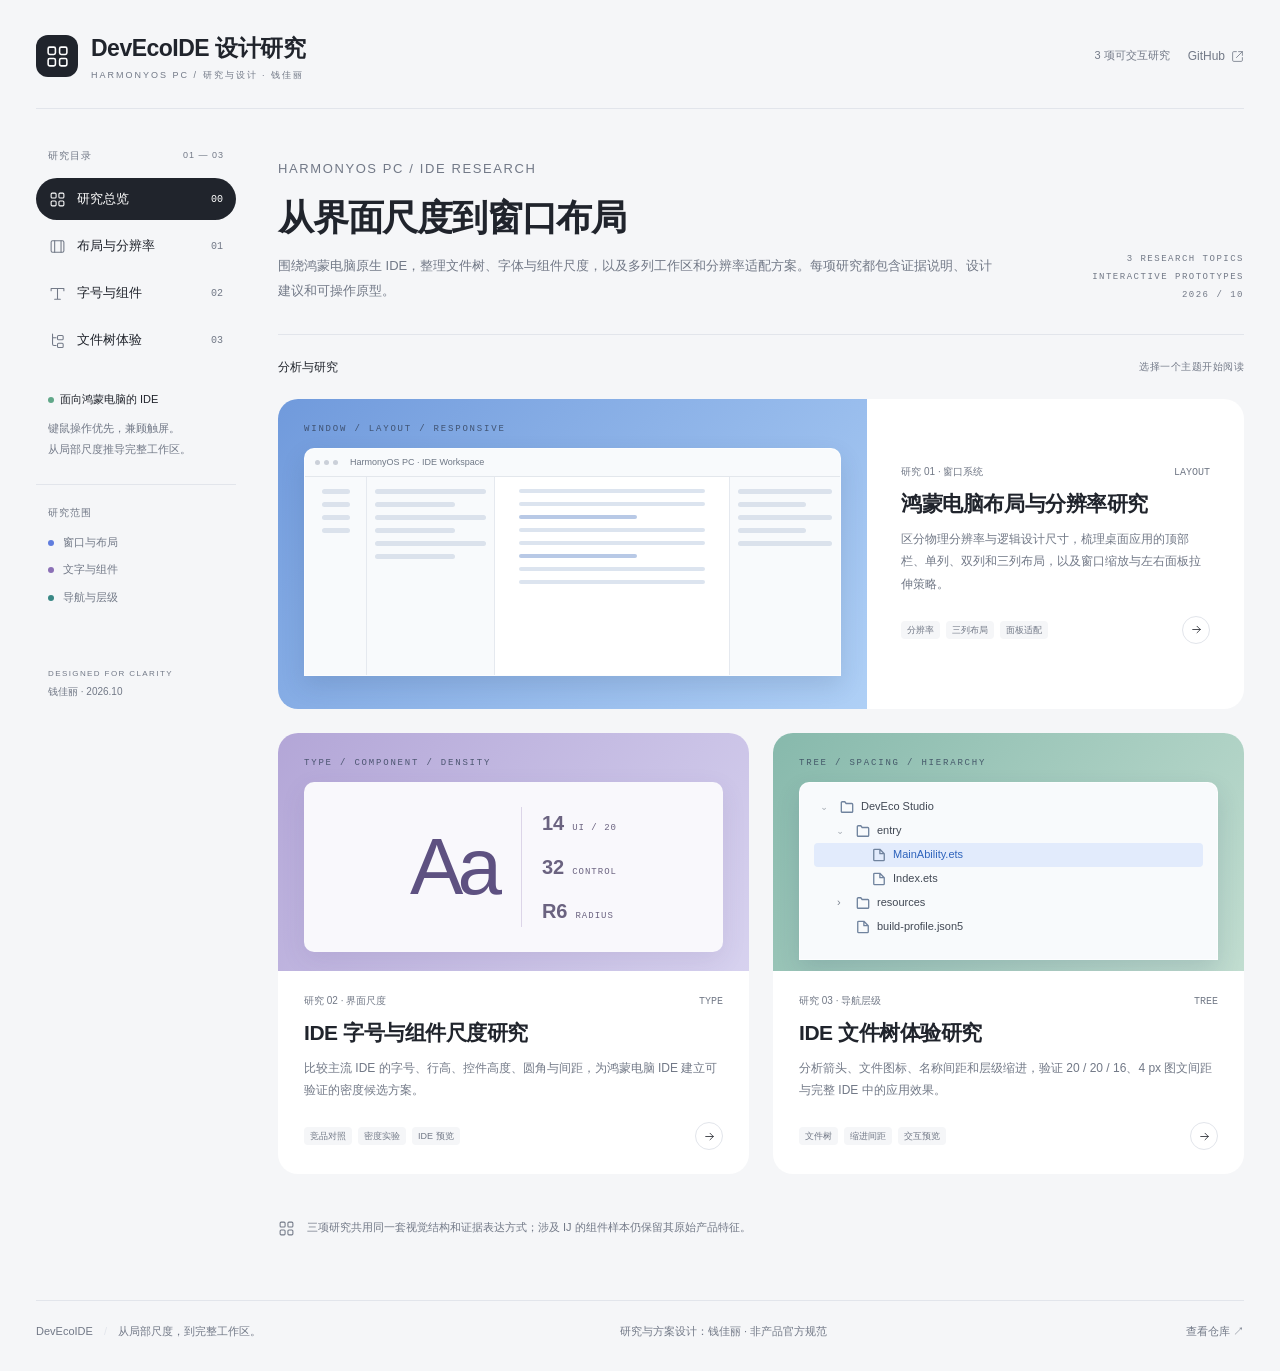
<file: index.html>
<!doctype html>
<html lang="zh-CN">
<head>
  <meta charset="utf-8">
  <meta name="viewport" content="width=device-width,initial-scale=1">
  <meta name="description" content="钱佳丽的鸿蒙电脑 IDE 体验、界面尺度与窗口布局研究。">
  <meta name="author" content="钱佳丽">
  <meta name="theme-color" content="#f5f6f8">
  <title>DevEcoIDE · 从界面尺度到窗口布局</title>
  <link rel="icon" href="analysis/ide-tree-lab/assets/favicon.svg" type="image/svg+xml">
  <style>
    :root{color-scheme:light;--bg:#f5f6f8;--surface:#fff;--ink:#20242c;--muted:#727987;--line:#e2e5eb;--hover:#eceef3;--accent:#2f69dc;--accent-soft:#e9f0ff;--shadow:0 12px 36px #20335412;--radius:20px;font-family:Inter,-apple-system,BlinkMacSystemFont,"Segoe UI","PingFang SC","Microsoft YaHei",sans-serif;font-size:14px;line-height:1.6}
    *{box-sizing:border-box}html{scroll-behavior:smooth}body{margin:0;background:var(--bg);color:var(--ink);-webkit-font-smoothing:antialiased}a{color:inherit;text-decoration:none}h1,h2,p{margin:0}svg{width:18px;height:18px;fill:none;stroke:currentColor;stroke-width:1.5;stroke-linecap:round;stroke-linejoin:round}a:focus-visible{outline:3px solid var(--accent);outline-offset:3px}.skip{position:fixed;left:16px;top:-60px;z-index:20;background:var(--ink);color:var(--surface);padding:10px 14px;border-radius:8px}.skip:focus{top:12px}
    .page{max-width:1540px;margin:auto;padding:0 36px}.masthead{display:flex;align-items:center;justify-content:space-between;gap:20px;padding:30px 0 26px;border-bottom:1px solid var(--line)}.brand{display:flex;align-items:center;gap:13px;font-size:23px;font-weight:650;letter-spacing:-.5px}.brand-icon{width:42px;height:42px;background:var(--ink);color:var(--surface);display:grid;place-items:center;border-radius:12px}.brand-icon svg{width:25px;height:25px}.brand small{display:block;font-size:9px;letter-spacing:2px;font-weight:500;color:var(--muted);margin-top:1px}.mast-actions{display:flex;align-items:center;gap:18px}.mast-actions span{color:var(--muted);font-size:11px}.github-link{display:flex;align-items:center;gap:6px;color:var(--muted);font-size:12px}.github-link:hover{color:var(--ink)}.github-link svg{width:13px;height:13px}
    .layout{display:grid;grid-template-columns:200px minmax(0,1fr);gap:42px;margin-top:36px;min-height:calc(100vh - 220px)}.sidebar{position:sticky;top:28px;align-self:start;padding-top:3px}.nav-label{display:flex;justify-content:space-between;color:var(--muted);font-size:10px;letter-spacing:1px;font-weight:500;padding:0 12px;margin-bottom:14px}.nav-label span{font-size:9px}.nav{display:flex;flex-direction:column;gap:5px}.nav-item{display:flex;align-items:center;gap:11px;min-height:42px;padding:10px 13px;border-radius:100px;font-size:13px}.nav-item svg{width:17px;height:17px;color:var(--muted)}.nav-item span{flex:1}.nav-item small{font:10px ui-monospace,SFMono-Regular,monospace;color:var(--muted)}.nav-item:hover{background:var(--hover)}.nav-item.active{background:var(--ink);color:var(--surface)}.nav-item.active svg,.nav-item.active small{color:inherit}.sidebar-note{margin:30px 12px 24px;font-size:11px;font-weight:500}.little-dot{display:inline-block;width:6px;height:6px;background:#60a789;border-radius:50%;margin-right:6px}.sidebar-note p{color:var(--muted);font-size:11px;font-weight:400;line-height:1.9;margin-top:9px}.legend{border-top:1px solid var(--line);padding:20px 12px;display:flex;flex-direction:column;gap:10px;color:var(--muted);font-size:11px}.legend .nav-label{padding:0;margin-bottom:3px}.dot{display:inline-block;width:6px;height:6px;border-radius:50%;margin-right:9px}.dot.layout-dot{background:#607dde}.dot.type-dot{background:#8b70b6}.dot.tree-dot{background:#388784}.sidebar-bottom{margin:40px 12px 0;font-size:8px;letter-spacing:1.4px;color:var(--muted);line-height:2}.sidebar-bottom span{letter-spacing:0;font-size:10px}
    main{min-width:0}.intro{display:flex;align-items:flex-end;justify-content:space-between;gap:28px;margin-bottom:30px}.eyebrow{font-size:10px;letter-spacing:1.6px;color:var(--muted);font-weight:500;margin-bottom:12px}.intro h1{font-size:36px;line-height:1.35;font-weight:650;letter-spacing:-1.2px}.intro p{max-width:720px;margin-top:12px;color:var(--muted);font-size:13px;line-height:1.9}.intro-mark{color:var(--muted);font:9px/2 ui-monospace,SFMono-Regular,monospace;letter-spacing:1.5px;text-align:right;white-space:nowrap}.explore-bar{display:flex;align-items:center;justify-content:space-between;gap:16px;padding-top:23px;margin-bottom:22px;border-top:1px solid var(--line)}.explore-bar strong{font-size:12px;font-weight:550}.explore-bar span{color:var(--muted);font-size:10px;letter-spacing:.5px}
    .catalog{display:grid;grid-template-columns:repeat(2,minmax(0,1fr));gap:24px}.research-card{display:flex;flex-direction:column;overflow:hidden;border-radius:var(--radius);background:var(--surface);transition:transform .2s,box-shadow .2s}.research-card:hover{transform:translateY(-4px);box-shadow:var(--shadow)}.research-card:first-child{grid-column:1/-1;display:grid;grid-template-columns:minmax(0,1.22fr) minmax(340px,.78fr)}.research-card:first-child .card-visual{height:auto;min-height:310px}.research-card:first-child .card-body{display:flex;flex-direction:column;justify-content:center;padding:34px}.card-visual{height:238px;padding:25px 26px 0;overflow:hidden;position:relative;color:#324058}.card-visual.blue{background:linear-gradient(135deg,#709adc,#afd0f6)}.card-visual.lilac{background:linear-gradient(130deg,#b3a6d7,#d7d2ef)}.card-visual.mint{background:linear-gradient(130deg,#87b9ac,#c1ddd0)}.visual-eyebrow{font:9px ui-monospace,SFMono-Regular,monospace;letter-spacing:1.8px;margin-bottom:14px;opacity:.8}.card-body{padding:22px 26px 24px}.card-meta{display:flex;justify-content:space-between;align-items:center;color:var(--muted);font-size:10px;margin-bottom:8px}.card-meta b{font:500 10px ui-monospace,SFMono-Regular,monospace}.card-body h2{font-size:21px;line-height:1.5;font-weight:600;letter-spacing:-.45px}.card-body p{max-width:440px;margin-top:8px;color:var(--muted);font-size:12px;line-height:1.9}.card-bottom{display:flex;justify-content:space-between;align-items:center;gap:8px;margin-top:20px}.tags{display:flex;gap:6px;flex-wrap:wrap}.tag{padding:2px 6px;border-radius:4px;background:var(--bg);color:var(--muted);font-size:9px}.card-arrow{width:28px;height:28px;border:1px solid var(--line);border-radius:50%;display:grid;place-items:center}.card-arrow svg{width:13px;height:13px}.research-card:hover .card-arrow{background:var(--ink);border-color:var(--ink);color:var(--surface)}
    .mini-window{height:228px;margin-top:8px;border:1px solid #ffffffa8;border-radius:10px 10px 0 0;background:#f8fafc;box-shadow:0 10px 25px #25385c24;overflow:hidden;color:#414854}.mini-top{height:28px;display:flex;align-items:center;gap:4px;padding:0 10px;border-bottom:1px solid #e3e7ec;font-size:9px}.mini-top i{width:5px;height:5px;border-radius:50%;background:#cbd0d9}.mini-top span{margin-left:8px;color:#6e7785}.layout-preview{display:grid;grid-template-columns:62px 128px 1fr 110px;height:199px}.layout-preview>div{border-right:1px solid #e5e9ef;padding:12px 8px}.layout-preview>div:last-child{border:0}.rail-lines i,.panel-lines i{display:block;height:5px;margin-bottom:8px;border-radius:3px;background:#dbe2ec}.rail-lines i{width:28px;margin-left:auto;margin-right:auto}.panel-lines i:nth-child(2n){width:72%}.editor-lines{background:#fff}.editor-lines i{display:block;height:4px;margin:0 16px 9px;border-radius:2px;background:#dce4ef}.editor-lines i:nth-child(3n){width:54%;background:#b8c9e6}.type-preview{height:170px;display:flex;align-items:center;justify-content:center;gap:25px;border-radius:10px;background:#f9f8fc;box-shadow:0 8px 24px #56497c1a}.type-letter{color:#5e5181;font-size:80px;font-weight:450;line-height:1;letter-spacing:-6px}.type-side{display:flex;flex-direction:column;gap:12px;padding-left:20px;border-left:1px solid #dcd5e8;color:#6b6380}.type-side div{display:flex;align-items:baseline;gap:8px}.type-side strong{font-size:20px}.type-side small{font:9px ui-monospace,monospace;letter-spacing:1px}.tree-preview{height:178px;padding:12px 14px;border:1px solid #ffffffa8;border-radius:10px 10px 0 0;background:#f8fafc;box-shadow:0 10px 25px #25385c24;color:#414854;font-size:11px}.tree-row{display:flex;align-items:center;gap:6px;height:24px;padding:0 7px;border-radius:4px}.tree-row.depth-1{padding-left:23px}.tree-row.depth-2{padding-left:39px}.tree-row.selected{background:#e2ebfc;color:#2f64bc}.chev{width:12px;color:#7c8490}.file-icon{width:16px;height:16px;display:grid;place-items:center;color:#70839e}.file-icon svg{width:14px;height:14px}
    .overview-foot{display:flex;align-items:center;gap:12px;margin-top:26px;padding:18px 0;color:var(--muted);font-size:11px;line-height:1.8}.overview-foot svg{width:17px;height:17px}footer{display:flex;align-items:center;justify-content:space-between;gap:24px;margin-top:44px;padding:22px 0 30px;border-top:1px solid var(--line);color:var(--muted);font-size:11px}.footer-slash{margin:0 8px;color:var(--line)}footer a:hover{color:var(--ink)}
    @media(max-width:1000px){.research-card:first-child{grid-template-columns:1fr}.research-card:first-child .card-visual{min-height:270px}.research-card:first-child .card-body{padding:26px}}
    @media(max-width:900px){.page{padding:0 20px}.layout{grid-template-columns:1fr;margin-top:28px}.sidebar{display:none}.catalog{grid-template-columns:1fr}.research-card:first-child{grid-column:auto}.intro-mark{display:none}}
    @media(max-width:640px){.masthead{padding:18px 0}.brand{font-size:17px}.brand-icon{width:36px;height:36px;border-radius:10px}.mast-actions span{display:none}.layout{margin-top:24px}.intro h1{font-size:29px}.intro p{font-size:12px}.research-card:first-child .card-visual{min-height:230px}.layout-preview{grid-template-columns:42px 90px 1fr}.layout-preview>div:last-child{display:none}.card-visual{height:220px;padding:22px 20px 0}.card-body,.research-card:first-child .card-body{padding:20px}.catalog{gap:18px}footer{flex-direction:column;align-items:flex-start;gap:8px}}
    @media(prefers-reduced-motion:reduce){html{scroll-behavior:auto}.research-card{transition:none}}
  </style>
</head>
<body>
  <a class="skip" href="#analysis">跳至研究内容</a>
  <svg width="0" height="0" aria-hidden="true" style="position:absolute"><defs>
    <symbol id="i-grid" viewBox="0 0 24 24"><rect x="3" y="3" width="7" height="7" rx="1.5"/><rect x="14" y="3" width="7" height="7" rx="1.5"/><rect x="3" y="14" width="7" height="7" rx="1.5"/><rect x="14" y="14" width="7" height="7" rx="1.5"/></symbol>
    <symbol id="i-layout" viewBox="0 0 24 24"><rect x="3" y="4" width="18" height="16" rx="2"/><path d="M8 4v16m9-16v16"/></symbol>
    <symbol id="i-type" viewBox="0 0 24 24"><path d="M3 5h18M12 5v15M8 20h8M3 5v3M21 5v3"/></symbol>
    <symbol id="i-tree" viewBox="0 0 24 24"><path d="M5 3v14a2 2 0 0 0 2 2h3M5 8h5"/><rect x="12" y="5" width="8" height="6" rx="1.5"/><rect x="12" y="16" width="8" height="6" rx="1.5"/></symbol>
    <symbol id="i-arrow" viewBox="0 0 24 24"><path d="M5 12h14m-6-6 6 6-6 6"/></symbol>
    <symbol id="i-external" viewBox="0 0 24 24"><path d="M14 3h7v7m0-7L10 14M10 3H5a2 2 0 0 0-2 2v14a2 2 0 0 0 2 2h14a2 2 0 0 0 2-2v-5"/></symbol>
    <symbol id="i-folder" viewBox="0 0 16 16"><path d="M1.5 4V3a1 1 0 0 1 1-1h3l1.5 2h6.5a1 1 0 0 1 1 1v8a1 1 0 0 1-1 1h-11a1 1 0 0 1-1-1Z"/></symbol>
    <symbol id="i-file" viewBox="0 0 16 16"><path d="M9 1.5H3a1 1 0 0 0-1 1v11a1 1 0 0 0 1 1h10a1 1 0 0 0 1-1V6.5Zm0 0v5h5"/></symbol>
  </defs></svg>
  <div class="page">
    <header class="masthead">
      <a class="brand" href="#analysis" aria-label="DevEcoIDE 研究首页"><span class="brand-icon"><svg><use href="#i-grid"/></svg></span><span>DevEcoIDE 设计研究<small>HARMONYOS PC / 研究与设计 · 钱佳丽</small></span></a>
      <div class="mast-actions"><span>3 项可交互研究</span><a class="github-link" href="https://github.com/qianjiali1202-create/DevEcoIDE" target="_blank" rel="noopener noreferrer">GitHub <svg><use href="#i-external"/></svg></a></div>
    </header>
    <div class="layout">
      <aside class="sidebar">
        <div class="nav-label">研究目录 <span>01 — 03</span></div>
        <nav class="nav" aria-label="研究目录">
          <a class="nav-item active" href="#analysis"><svg><use href="#i-grid"/></svg><span>研究总览</span><small>00</small></a>
          <a class="nav-item" href="analysis/harmony-desktop-layouts/index.html"><svg><use href="#i-layout"/></svg><span>布局与分辨率</span><small>01</small></a>
          <a class="nav-item" href="analysis/ide-typography-components/index.html"><svg><use href="#i-type"/></svg><span>字号与组件</span><small>02</small></a>
          <a class="nav-item" href="analysis/ide-tree-lab/index.html"><svg><use href="#i-tree"/></svg><span>文件树体验</span><small>03</small></a>
        </nav>
        <div class="sidebar-note"><span class="little-dot"></span>面向鸿蒙电脑的 IDE<p>键鼠操作优先，兼顾触屏。<br>从局部尺度推导完整工作区。</p></div>
        <div class="legend"><div class="nav-label">研究范围</div><span><i class="dot layout-dot"></i>窗口与布局</span><span><i class="dot type-dot"></i>文字与组件</span><span><i class="dot tree-dot"></i>导航与层级</span></div>
        <div class="sidebar-bottom">DESIGNED FOR CLARITY<br><span>钱佳丽 · 2026.10</span></div>
      </aside>
      <main id="analysis" tabindex="-1">
        <section class="intro">
          <div><p class="eyebrow">HARMONYOS PC / IDE RESEARCH</p><h1>从界面尺度到窗口布局</h1><p>围绕鸿蒙电脑原生 IDE，整理文件树、字体与组件尺度，以及多列工作区和分辨率适配方案。每项研究都包含证据说明、设计建议和可操作原型。</p></div>
          <div class="intro-mark">3 RESEARCH TOPICS<br>INTERACTIVE PROTOTYPES<br>2026 / 10</div>
        </section>
        <div class="explore-bar"><strong>分析与研究</strong><span>选择一个主题开始阅读</span></div>
        <section class="catalog" aria-label="研究材料">
          <a class="research-card" href="analysis/harmony-desktop-layouts/index.html">
            <div class="card-visual blue"><div class="visual-eyebrow">WINDOW / LAYOUT / RESPONSIVE</div><div class="mini-window"><div class="mini-top"><i></i><i></i><i></i><span>HarmonyOS PC · IDE Workspace</span></div><div class="layout-preview"><div class="rail-lines"><i></i><i></i><i></i><i></i></div><div class="panel-lines"><i></i><i></i><i></i><i></i><i></i><i></i></div><div class="editor-lines"><i></i><i></i><i></i><i></i><i></i><i></i><i></i><i></i></div><div class="panel-lines"><i></i><i></i><i></i><i></i><i></i></div></div></div></div>
            <div class="card-body"><div class="card-meta"><span>研究 01 · 窗口系统</span><b>LAYOUT</b></div><h2>鸿蒙电脑布局与分辨率研究</h2><p>区分物理分辨率与逻辑设计尺寸，梳理桌面应用的顶部栏、单列、双列和三列布局，以及窗口缩放与左右面板拉伸策略。</p><div class="card-bottom"><div class="tags"><span class="tag">分辨率</span><span class="tag">三列布局</span><span class="tag">面板适配</span></div><span class="card-arrow"><svg><use href="#i-arrow"/></svg></span></div></div>
          </a>
          <a class="research-card" href="analysis/ide-typography-components/index.html">
            <div class="card-visual lilac"><div class="visual-eyebrow">TYPE / COMPONENT / DENSITY</div><div class="type-preview"><div class="type-letter">Aa</div><div class="type-side"><div><strong>14</strong><small>UI / 20</small></div><div><strong>32</strong><small>CONTROL</small></div><div><strong>R6</strong><small>RADIUS</small></div></div></div></div>
            <div class="card-body"><div class="card-meta"><span>研究 02 · 界面尺度</span><b>TYPE</b></div><h2>IDE 字号与组件尺度研究</h2><p>比较主流 IDE 的字号、行高、控件高度、圆角与间距，为鸿蒙电脑 IDE 建立可验证的密度候选方案。</p><div class="card-bottom"><div class="tags"><span class="tag">竞品对照</span><span class="tag">密度实验</span><span class="tag">IDE 预览</span></div><span class="card-arrow"><svg><use href="#i-arrow"/></svg></span></div></div>
          </a>
          <a class="research-card" href="analysis/ide-tree-lab/index.html">
            <div class="card-visual mint"><div class="visual-eyebrow">TREE / SPACING / HIERARCHY</div><div class="tree-preview"><div class="tree-row"><span class="chev">⌄</span><span class="file-icon"><svg><use href="#i-folder"/></svg></span><span>DevEco Studio</span></div><div class="tree-row depth-1"><span class="chev">⌄</span><span class="file-icon"><svg><use href="#i-folder"/></svg></span><span>entry</span></div><div class="tree-row depth-2 selected"><span class="chev"></span><span class="file-icon"><svg><use href="#i-file"/></svg></span><span>MainAbility.ets</span></div><div class="tree-row depth-2"><span class="chev"></span><span class="file-icon"><svg><use href="#i-file"/></svg></span><span>Index.ets</span></div><div class="tree-row depth-1"><span class="chev">›</span><span class="file-icon"><svg><use href="#i-folder"/></svg></span><span>resources</span></div><div class="tree-row depth-1"><span class="chev"></span><span class="file-icon"><svg><use href="#i-file"/></svg></span><span>build-profile.json5</span></div></div></div>
            <div class="card-body"><div class="card-meta"><span>研究 03 · 导航层级</span><b>TREE</b></div><h2>IDE 文件树体验研究</h2><p>分析箭头、文件图标、名称间距和层级缩进，验证 20 / 20 / 16、4 px 图文间距与完整 IDE 中的应用效果。</p><div class="card-bottom"><div class="tags"><span class="tag">文件树</span><span class="tag">缩进间距</span><span class="tag">交互预览</span></div><span class="card-arrow"><svg><use href="#i-arrow"/></svg></span></div></div>
          </a>
        </section>
        <div class="overview-foot"><svg><use href="#i-grid"/></svg><span>三项研究共用同一套视觉结构和证据表达方式；涉及 IJ 的组件样本仍保留其原始产品特征。</span></div>
      </main>
    </div>
    <footer><span>DevEcoIDE <span class="footer-slash">/</span> 从局部尺度，到完整工作区。</span><span>研究与方案设计：钱佳丽 · 非产品官方规范</span><a href="https://github.com/qianjiali1202-create/DevEcoIDE">查看仓库 ↗</a></footer>
  </div>
</body>
</html>
</file>
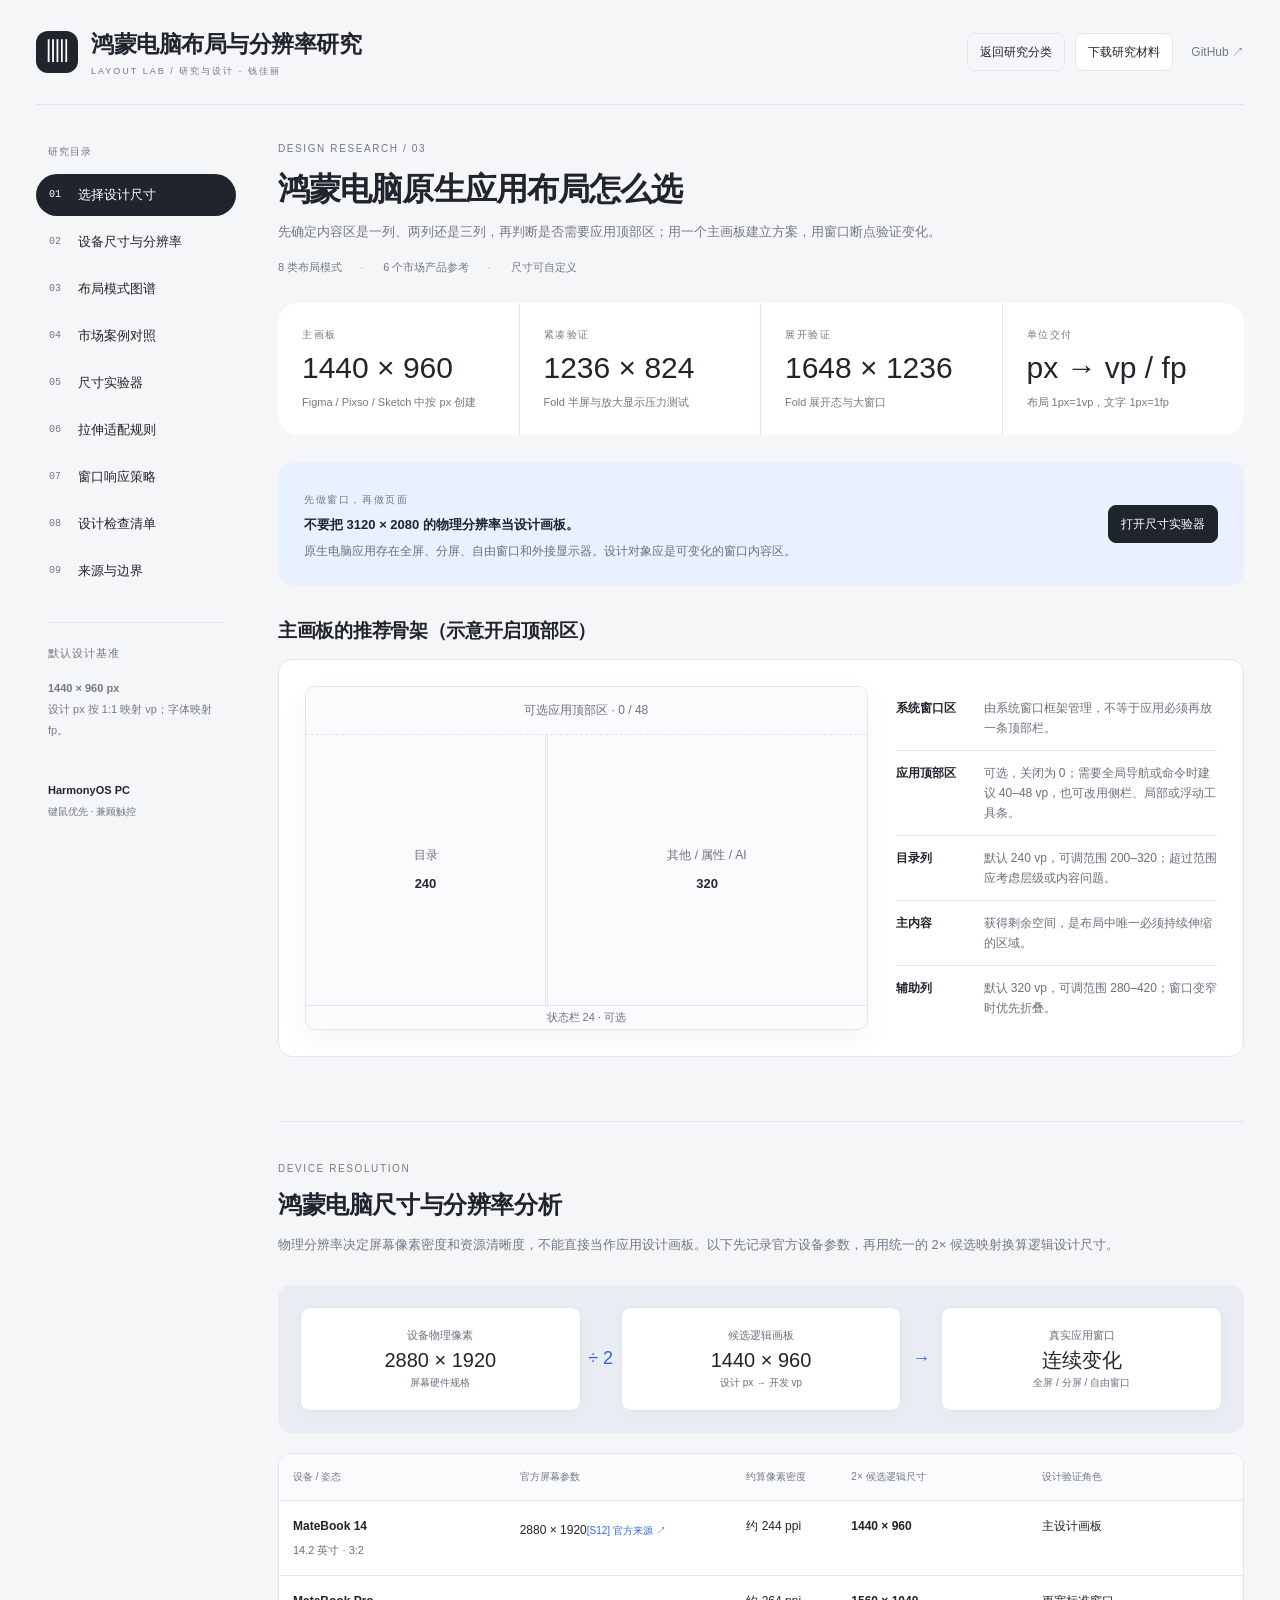
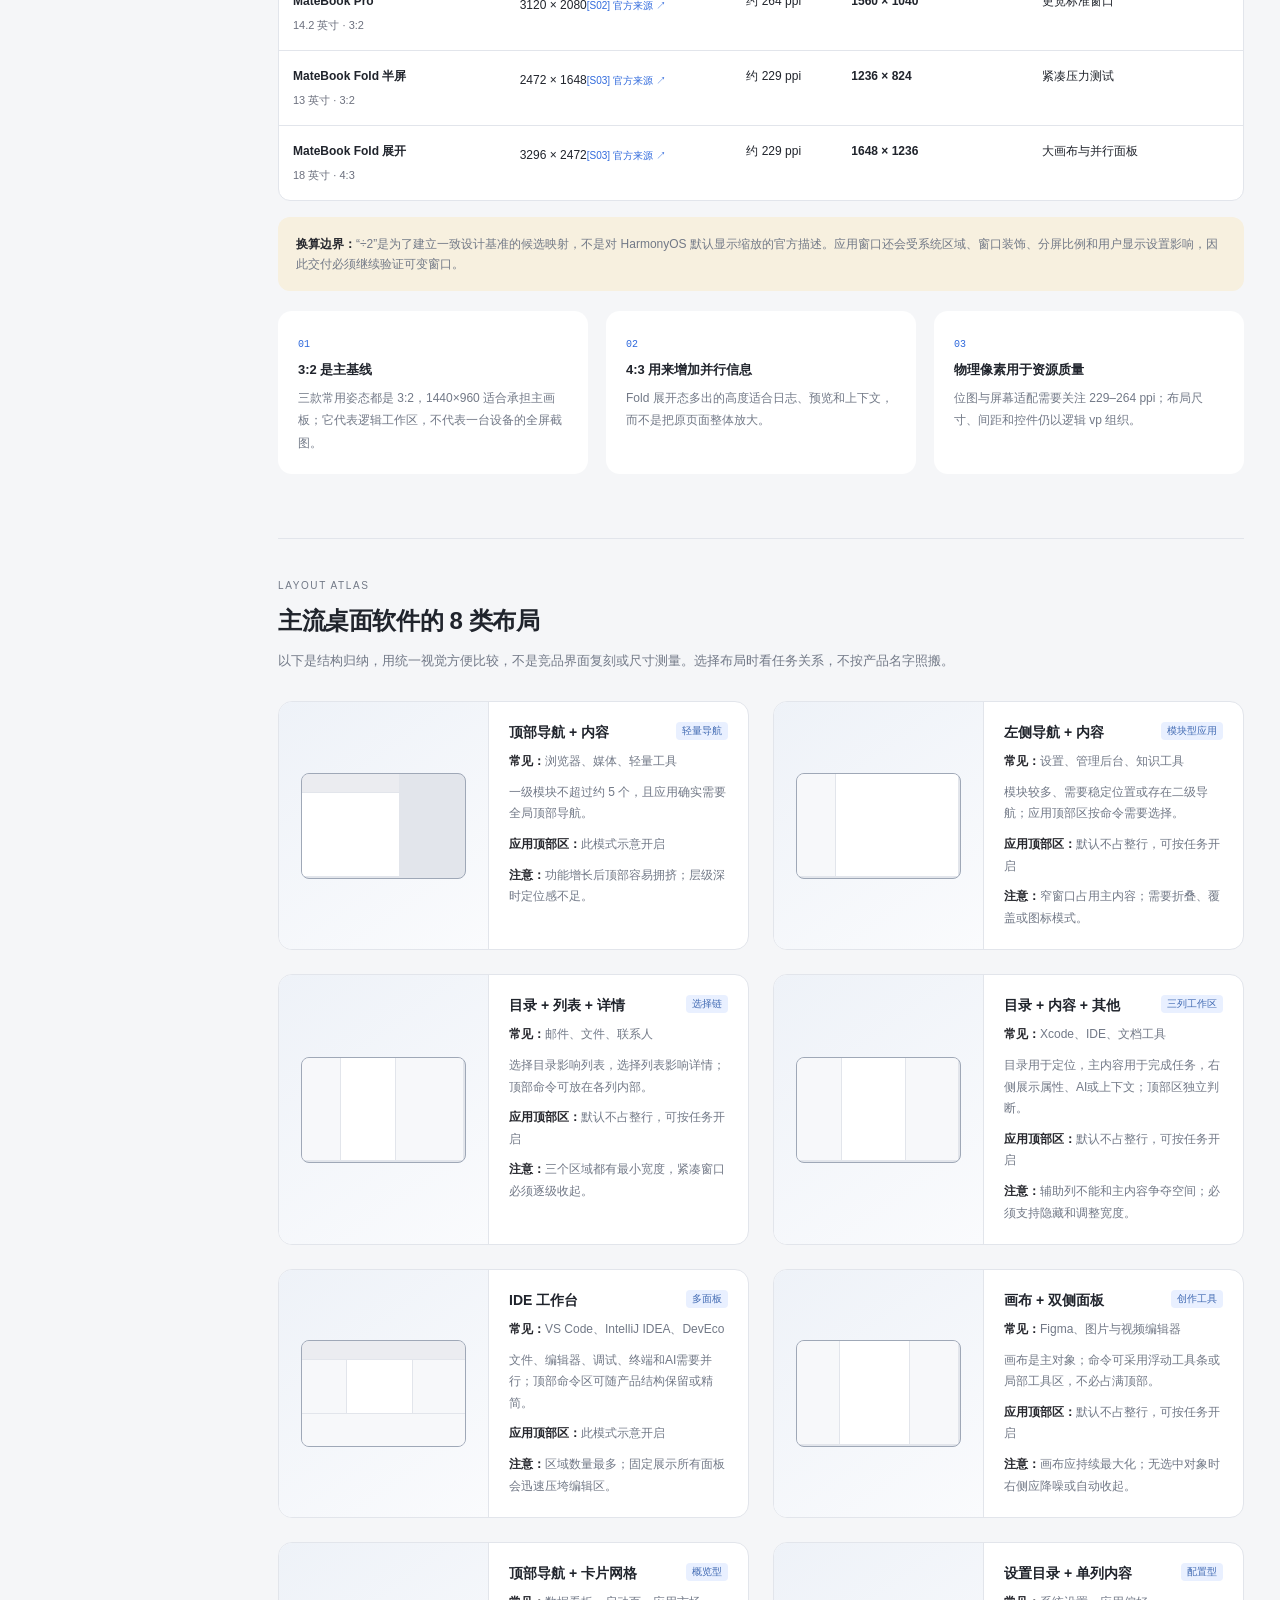
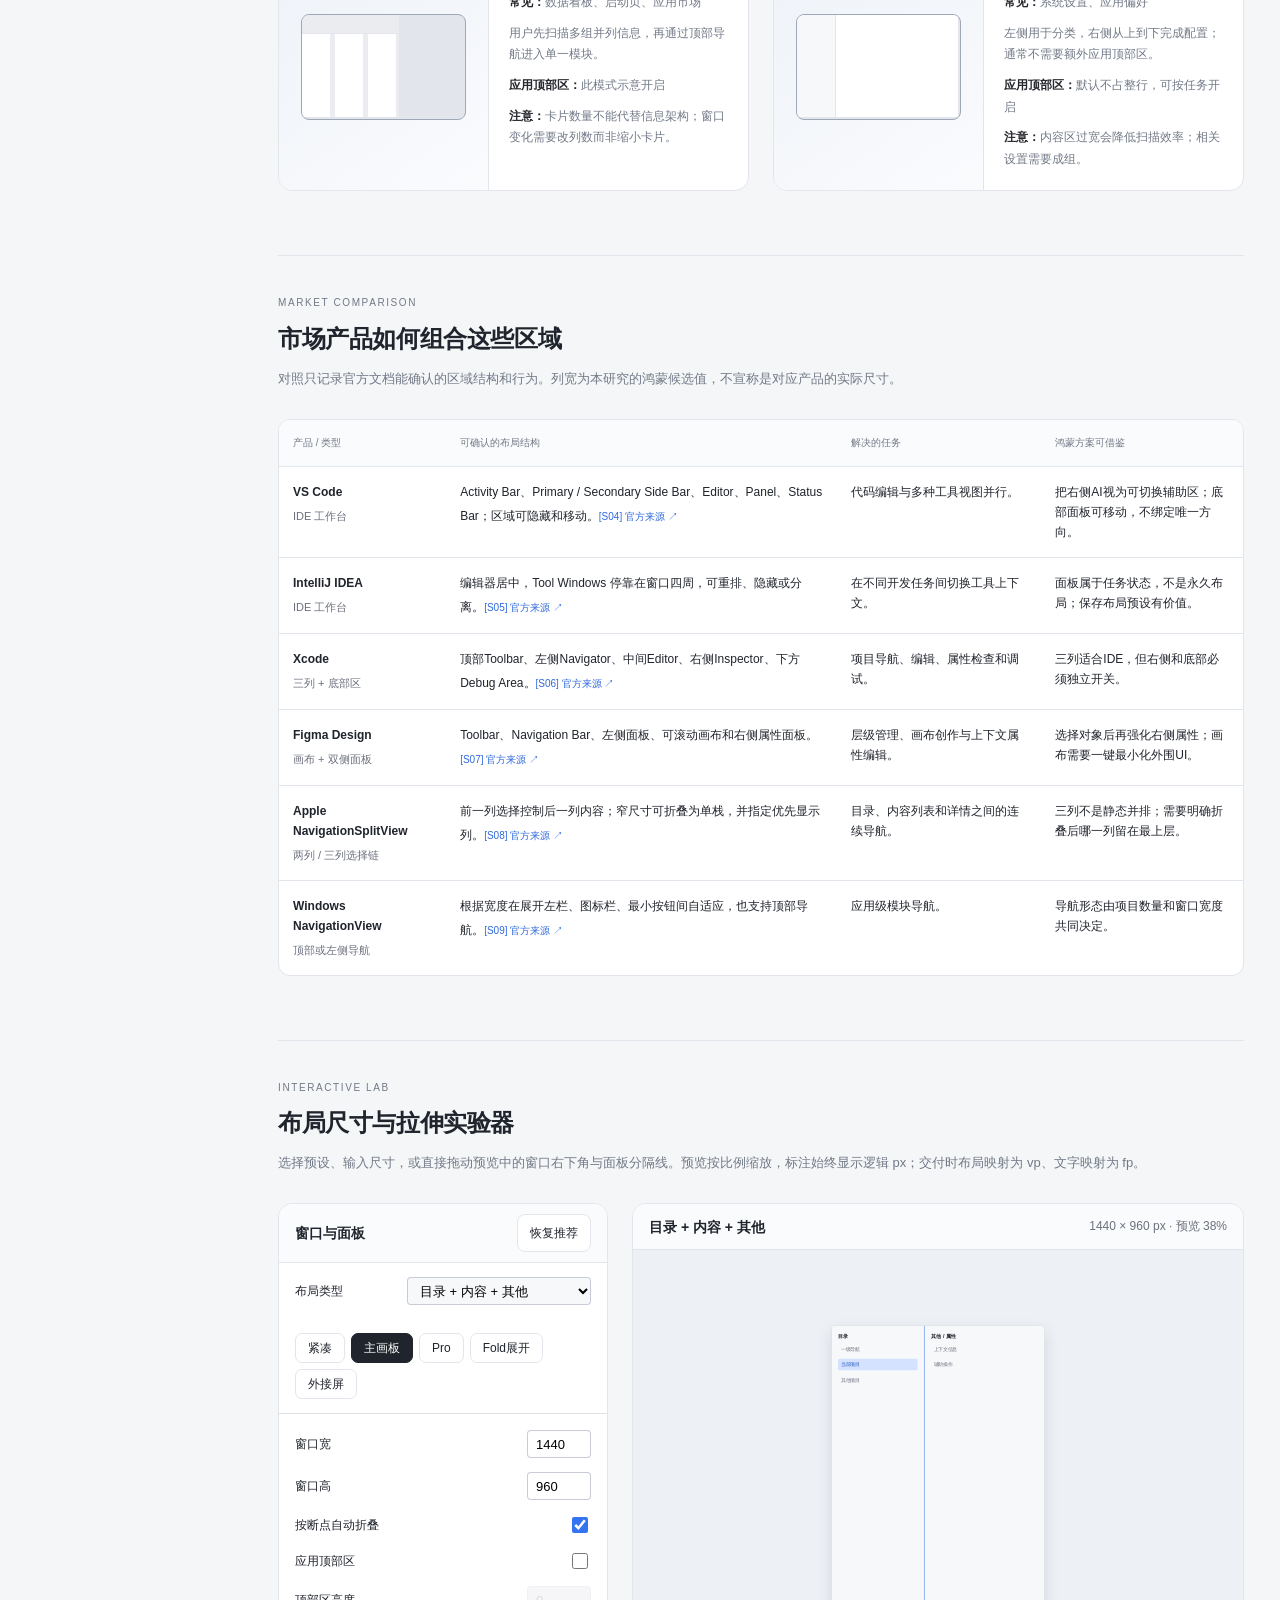
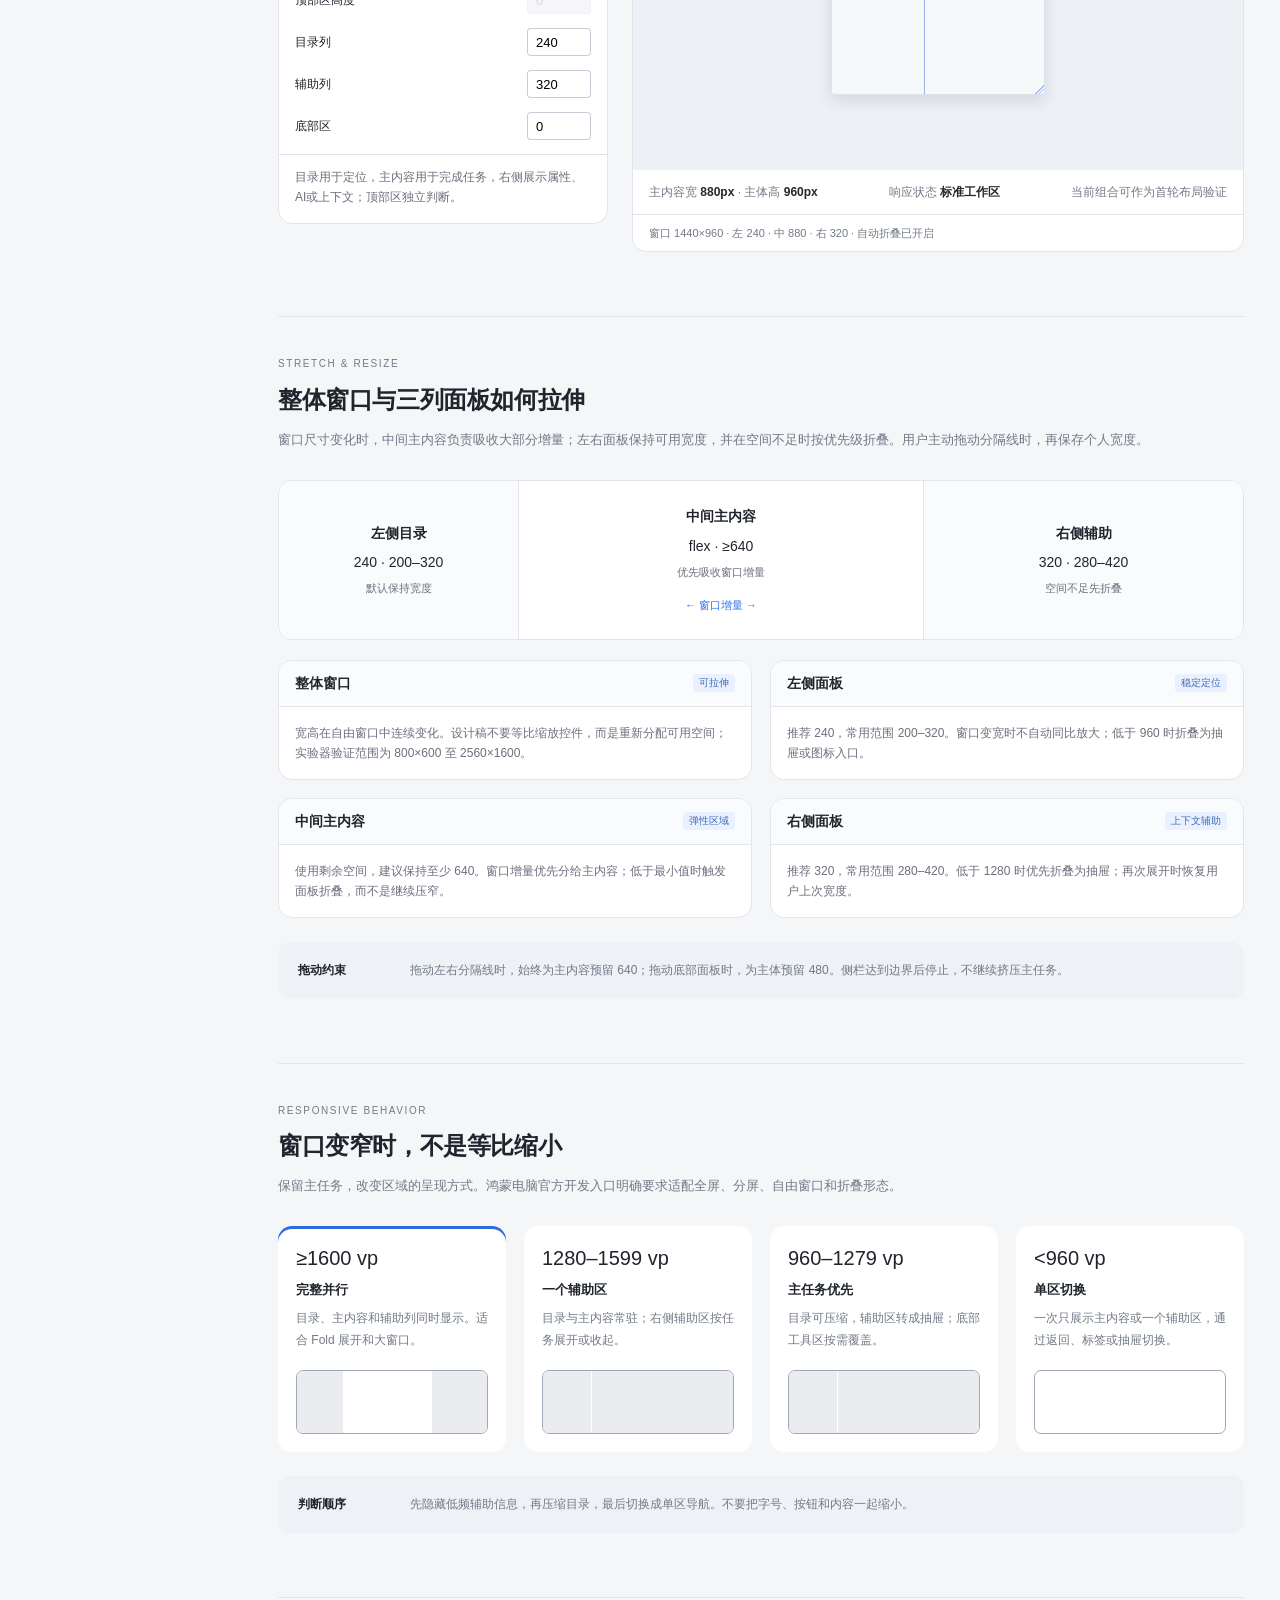
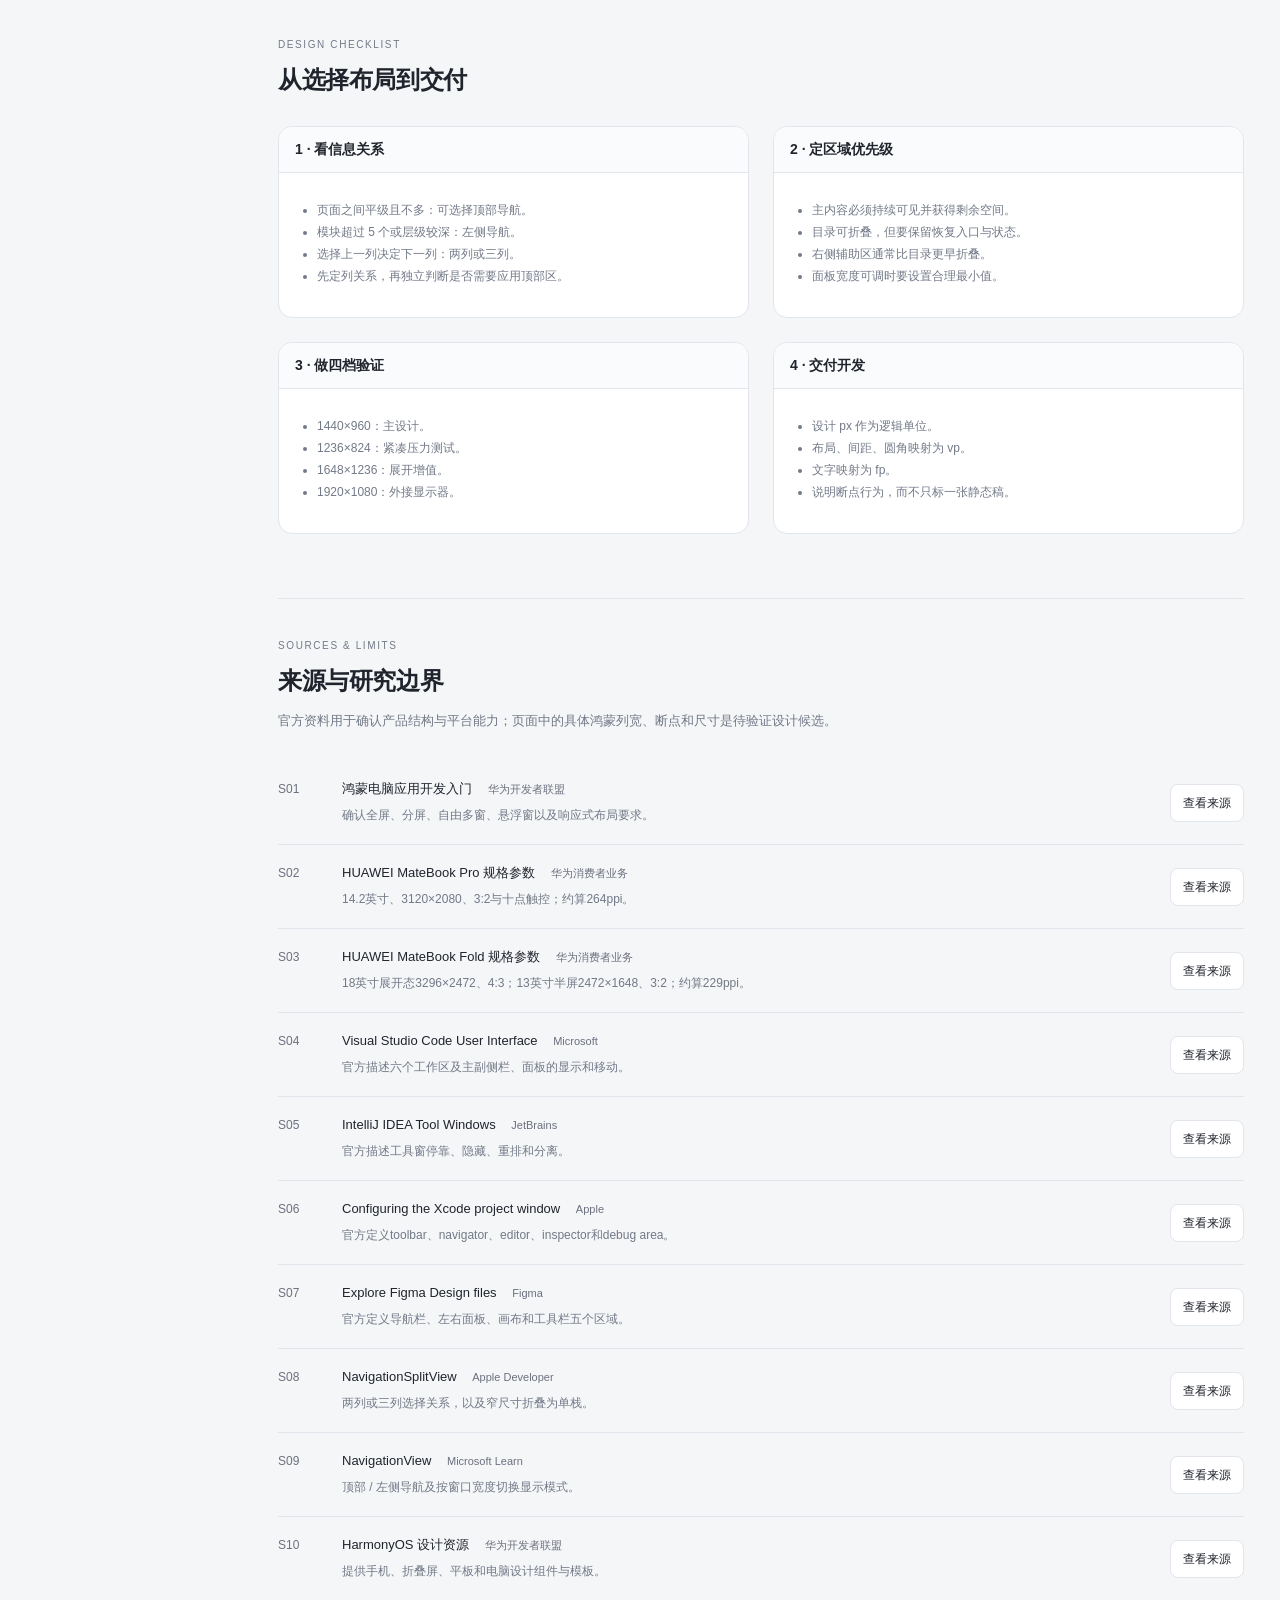
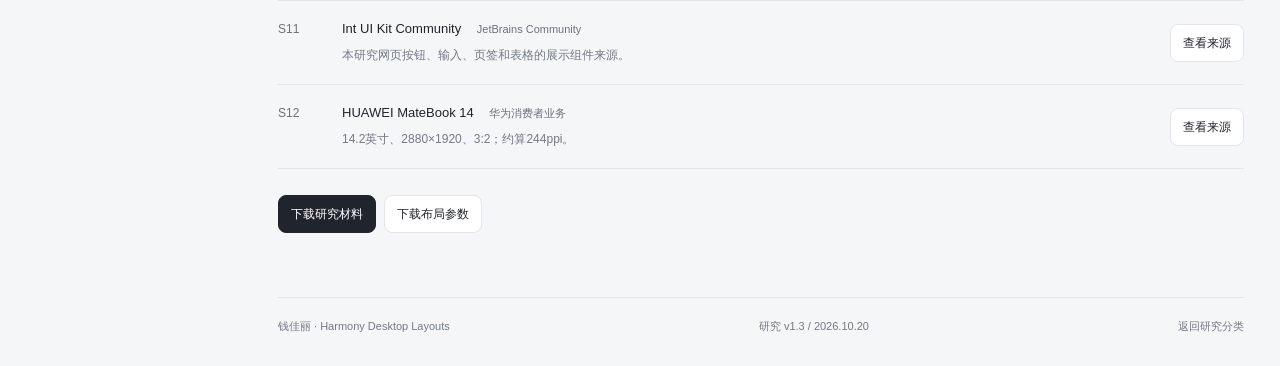
<file: analysis/harmony-desktop-layouts/index.html>
<!doctype html>
<html lang="zh-CN">
<head>
  <meta charset="utf-8">
  <meta name="viewport" content="width=device-width,initial-scale=1">
  <title>鸿蒙电脑原生应用布局研究 · 钱佳丽</title>
  <meta name="description" content="主流桌面软件布局模式、鸿蒙电脑窗口尺寸与可调布局实验。">
  <meta name="theme-color" content="#f5f6f8">
  <link rel="icon" href="../ide-tree-lab/assets/favicon.svg" type="image/svg+xml">
  <link rel="stylesheet" href="../ide-typography-components/styles.css">
  <link rel="stylesheet" href="styles.css">
  <link rel="stylesheet" href="../ide-typography-components/tree-theme.css?v=1">
  <link rel="stylesheet" href="tree-theme.css?v=1">
</head>
<body class="tree-style layout-research">
  <a class="skip" href="#main">跳到正文</a>
  <header class="topbar">
    <a class="brand" href="#overview" aria-label="鸿蒙电脑原生应用布局研究首页"><span class="brand-icon layout-brand-icon" aria-hidden="true">▥</span><span>鸿蒙电脑布局与分辨率研究<small>LAYOUT LAB / 研究与设计 · 钱佳丽</small></span></a>
    <div class="mast-actions"><a class="button quiet" href="../../index.html#analysis">返回研究分类</a><a class="button" href="RESEARCH.md" download>下载研究材料</a><a class="github-link" href="https://github.com/qianjiali1202-create" target="_blank" rel="noopener noreferrer">GitHub ↗</a></div>
  </header>

  <div class="workspace">
    <aside class="sidebar" aria-label="章节导航">
      <p class="side-heading">研究目录</p>
      <nav>
        <a href="#overview" aria-current="page"><span>01</span>选择设计尺寸</a>
        <a href="#resolution"><span>02</span>设备尺寸与分辨率</a>
        <a href="#patterns"><span>03</span>布局模式图谱</a>
        <a href="#comparison"><span>04</span>市场案例对照</a>
        <a href="#lab"><span>05</span>尺寸实验器</a>
        <a href="#stretch"><span>06</span>拉伸适配规则</a>
        <a href="#responsive"><span>07</span>窗口响应策略</a>
        <a href="#guidelines"><span>08</span>设计检查清单</a>
        <a href="#sources"><span>09</span>来源与边界</a>
      </nav>
      <div class="side-block">
        <p class="side-heading">默认设计基准</p>
        <p><strong>1440 × 960 px</strong><br>设计 px 按 1:1 映射 vp；字体映射 fp。</p>
      </div>
      <div class="side-bottom"><strong>HarmonyOS PC</strong><span>键鼠优先 · 兼顾触控</span></div>
    </aside>

    <main id="main">
      <section id="overview" class="chapter">
        <div class="page-heading">
          <p class="eyebrow">DESIGN RESEARCH / 03</p>
          <h1>鸿蒙电脑原生应用布局怎么选</h1>
          <p>先确定内容区是一列、两列还是三列，再判断是否需要应用顶部区；用一个主画板建立方案，用窗口断点验证变化。</p>
        </div>
        <div class="metadata"><span>8 类布局模式</span><span>6 个市场产品参考</span><span>尺寸可自定义</span></div>

        <div class="hero-answer">
          <div><span class="kicker">主画板</span><strong>1440 × 960</strong><small>Figma / Pixso / Sketch 中按 px 创建</small></div>
          <div><span class="kicker">紧凑验证</span><strong>1236 × 824</strong><small>Fold 半屏与放大显示压力测试</small></div>
          <div><span class="kicker">展开验证</span><strong>1648 × 1236</strong><small>Fold 展开态与大窗口</small></div>
          <div><span class="kicker">单位交付</span><strong>px → vp / fp</strong><small>布局 1px=1vp，文字 1px=1fp</small></div>
        </div>

        <div class="recommendation">
          <div><span class="kicker">先做窗口，再做页面</span><h3>不要把 3120 × 2080 的物理分辨率当设计画板。</h3><p>原生电脑应用存在全屏、分屏、自由窗口和外接显示器。设计对象应是可变化的窗口内容区。</p></div>
          <a class="button primary" href="#lab">打开尺寸实验器</a>
        </div>

        <h2 class="subheading">主画板的推荐骨架（示意开启顶部区）</h2>
        <div class="base-anatomy sheet" aria-label="1440乘960布局尺寸示意，应用顶部区可选">
          <div class="mini-window anatomy-window">
            <div class="mini-top">可选应用顶部区 · 0 / 48</div>
            <div class="mini-body">
              <div class="mini-nav">目录<br><b>240</b></div>
              <div class="mini-main">主内容<br><b>自适应，建议不小于 640</b></div>
              <div class="mini-side">其他 / 属性 / AI<br><b>320</b></div>
            </div>
            <div class="mini-status">状态栏 24 · 可选</div>
          </div>
          <div class="base-notes">
            <p><strong>系统窗口区</strong><span>由系统窗口框架管理，不等于应用必须再放一条顶部栏。</span></p>
            <p><strong>应用顶部区</strong><span>可选，关闭为 0；需要全局导航或命令时建议 40–48 vp，也可改用侧栏、局部或浮动工具条。</span></p>
            <p><strong>目录列</strong><span>默认 240 vp，可调范围 200–320；超过范围应考虑层级或内容问题。</span></p>
            <p><strong>主内容</strong><span>获得剩余空间，是布局中唯一必须持续伸缩的区域。</span></p>
            <p><strong>辅助列</strong><span>默认 320 vp，可调范围 280–420；窗口变窄时优先折叠。</span></p>
          </div>
        </div>
      </section>

      <section id="resolution" class="chapter">
        <div class="section-intro"><span class="kicker">DEVICE RESOLUTION</span><h2>鸿蒙电脑尺寸与分辨率分析</h2><p>物理分辨率决定屏幕像素密度和资源清晰度，不能直接当作应用设计画板。以下先记录官方设备参数，再用统一的 2× 候选映射换算逻辑设计尺寸。</p></div>
        <div class="resolution-flow sheet" aria-label="从物理分辨率到应用窗口的换算关系">
          <div><span>设备物理像素</span><strong>2880 × 1920</strong><small>屏幕硬件规格</small></div><i>÷ 2</i><div><span>候选逻辑画板</span><strong>1440 × 960</strong><small>设计 px → 开发 vp</small></div><i>→</i><div><span>真实应用窗口</span><strong>连续变化</strong><small>全屏 / 分屏 / 自由窗口</small></div>
        </div>
        <div class="table-scroll">
          <table class="research-table resolution-table">
            <thead><tr><th>设备 / 姿态</th><th>官方屏幕参数</th><th>约算像素密度</th><th>2× 候选逻辑尺寸</th><th>设计验证角色</th></tr></thead>
            <tbody>
              <tr><td><strong>MateBook 14</strong><span class="evidence">14.2 英寸 · 3:2</span></td><td>2880 × 1920<a class="source-pill" href="https://consumer.huawei.com/cn/harmonyos-computer/matebook-14-harmonyos-version/" target="_blank" rel="noreferrer">[S12] 官方来源 ↗</a></td><td>约 244 ppi</td><td><strong>1440 × 960</strong></td><td>主设计画板</td></tr>
              <tr><td><strong>MateBook Pro</strong><span class="evidence">14.2 英寸 · 3:2</span></td><td>3120 × 2080<a class="source-pill" href="https://consumer.huawei.com/cn/harmonyos-computer/matebook-pro/specs/" target="_blank" rel="noreferrer">[S02] 官方来源 ↗</a></td><td>约 264 ppi</td><td><strong>1560 × 1040</strong></td><td>更宽标准窗口</td></tr>
              <tr><td><strong>MateBook Fold 半屏</strong><span class="evidence">13 英寸 · 3:2</span></td><td>2472 × 1648<a class="source-pill" href="https://consumer.huawei.com/cn/harmonyos-computer/matebook-fold-ultimate-design/specs/" target="_blank" rel="noreferrer">[S03] 官方来源 ↗</a></td><td>约 229 ppi</td><td><strong>1236 × 824</strong></td><td>紧凑压力测试</td></tr>
              <tr><td><strong>MateBook Fold 展开</strong><span class="evidence">18 英寸 · 4:3</span></td><td>3296 × 2472<a class="source-pill" href="https://consumer.huawei.com/cn/harmonyos-computer/matebook-fold-ultimate-design/specs/" target="_blank" rel="noreferrer">[S03] 官方来源 ↗</a></td><td>约 229 ppi</td><td><strong>1648 × 1236</strong></td><td>大画布与并行面板</td></tr>
            </tbody>
          </table>
        </div>
        <p class="resolution-caveat"><strong>换算边界：</strong>“÷2”是为了建立一致设计基准的候选映射，不是对 HarmonyOS 默认显示缩放的官方描述。应用窗口还会受系统区域、窗口装饰、分屏比例和用户显示设置影响，因此交付必须继续验证可变窗口。</p>
        <div class="resolution-findings">
          <article><span>01</span><h3>3:2 是主基线</h3><p>三款常用姿态都是 3:2，1440×960 适合承担主画板；它代表逻辑工作区，不代表一台设备的全屏截图。</p></article>
          <article><span>02</span><h3>4:3 用来增加并行信息</h3><p>Fold 展开态多出的高度适合日志、预览和上下文，而不是把原页面整体放大。</p></article>
          <article><span>03</span><h3>物理像素用于资源质量</h3><p>位图与屏幕适配需要关注 229–264 ppi；布局尺寸、间距和控件仍以逻辑 vp 组织。</p></article>
        </div>
      </section>

      <section id="patterns" class="chapter">
        <div class="section-intro"><span class="kicker">LAYOUT ATLAS</span><h2>主流桌面软件的 8 类布局</h2><p>以下是结构归纳，用统一视觉方便比较，不是竞品界面复刻或尺寸测量。选择布局时看任务关系，不按产品名字照搬。</p></div>
        <div id="patternGrid" class="pattern-grid"></div>
      </section>

      <section id="comparison" class="chapter">
        <div class="section-intro"><span class="kicker">MARKET COMPARISON</span><h2>市场产品如何组合这些区域</h2><p>对照只记录官方文档能确认的区域结构和行为。列宽为本研究的鸿蒙候选值，不宣称是对应产品的实际尺寸。</p></div>
        <div class="table-scroll">
          <table class="research-table layout-table">
            <thead><tr><th>产品 / 类型</th><th>可确认的布局结构</th><th>解决的任务</th><th>鸿蒙方案可借鉴</th></tr></thead>
            <tbody id="comparisonRows"></tbody>
          </table>
        </div>
      </section>

      <section id="lab" class="chapter">
        <div class="section-intro"><span class="kicker">INTERACTIVE LAB</span><h2>布局尺寸与拉伸实验器</h2><p>选择预设、输入尺寸，或直接拖动预览中的窗口右下角与面板分隔线。预览按比例缩放，标注始终显示逻辑 px；交付时布局映射为 vp、文字映射为 fp。</p></div>
        <div class="lab-shell">
          <form class="lab-controls sheet" id="layoutForm">
            <div class="sheet-head"><strong>窗口与面板</strong><button class="button" type="button" id="resetLayout">恢复推荐</button></div>
            <label>布局类型<select class="input" id="layoutType"></select></label>
            <div class="preset-row" id="presetButtons"></div>
            <div class="control-grid">
              <label>窗口宽<input class="input short" id="windowWidth" type="number" min="800" max="2560" step="4"></label>
              <label>窗口高<input class="input short" id="windowHeight" type="number" min="600" max="1600" step="4"></label>
              <label class="toggle-row">按断点自动折叠<input id="autoAdapt" type="checkbox" checked aria-label="窗口变窄时按断点自动折叠辅助面板"></label>
              <label class="toggle-row">应用顶部区<input id="topEnabled" type="checkbox" aria-label="显示应用级导航或命令区"></label>
              <label>顶部区高度<input class="input short" id="topHeight" type="number" min="0" max="96" step="4"></label>
              <label>目录列<input class="input short" id="leftWidth" type="number" min="0" max="480" step="4"></label>
              <label>辅助列<input class="input short" id="rightWidth" type="number" min="0" max="560" step="4"></label>
              <label>底部区<input class="input short" id="bottomHeight" type="number" min="0" max="480" step="4"></label>
            </div>
            <p class="caption" id="labRule"></p>
          </form>
          <div class="lab-preview sheet">
            <div class="sheet-head"><strong id="previewTitle">三列工作区</strong><span id="previewSize" class="muted"></span></div>
            <div class="stage" id="layoutStage">
              <div class="layout-frame" id="layoutFrame">
                <div class="lf-top"><span>应用标题</span><i>搜索</i><i>操作</i></div>
                <div class="lf-left"><strong>目录</strong><span>一级导航</span><span class="selected">当前项目</span><span>其他项目</span></div>
                <div class="lf-main"><strong>主内容</strong><div class="content-lines"><i></i><i></i><i></i><i></i></div></div>
                <div class="lf-right"><strong>其他 / 属性</strong><span>上下文信息</span><span>辅助操作</span></div>
                <div class="lf-bottom"><strong>底部区域</strong><span>日志、终端或时间线</span></div>
                <button class="resize-handle resize-left" type="button" data-resize="left" aria-label="拖动调整目录列宽度" title="拖动调整目录列"></button>
                <button class="resize-handle resize-right" type="button" data-resize="right" aria-label="拖动调整辅助列宽度" title="拖动调整辅助列"></button>
                <button class="resize-handle resize-bottom" type="button" data-resize="bottom" aria-label="拖动调整底部区域高度" title="拖动调整底部区域"></button>
                <button class="resize-window" type="button" data-resize="window" aria-label="拖动调整整个窗口尺寸" title="拖动调整窗口宽高"></button>
              </div>
            </div>
            <div class="layout-result" id="layoutResult"></div>
            <p class="resize-help" id="resizeStatus" aria-live="polite">拖动蓝色分隔线调整面板；拖动窗口右下角调整整体尺寸。</p>
          </div>
        </div>
      </section>

      <section id="stretch" class="chapter">
        <div class="section-intro"><span class="kicker">STRETCH & RESIZE</span><h2>整体窗口与三列面板如何拉伸</h2><p>窗口尺寸变化时，中间主内容负责吸收大部分增量；左右面板保持可用宽度，并在空间不足时按优先级折叠。用户主动拖动分隔线时，再保存个人宽度。</p></div>
        <div class="stretch-demo sheet" aria-label="左中右面板拉伸关系">
          <div class="stretch-left"><strong>左侧目录</strong><span>240 · 200–320</span><small>默认保持宽度</small></div>
          <div class="stretch-main"><strong>中间主内容</strong><span>flex · ≥640</span><small>优先吸收窗口增量</small></div>
          <div class="stretch-right"><strong>右侧辅助</strong><span>320 · 280–420</span><small>空间不足先折叠</small></div>
        </div>
        <div class="adapt-grid">
          <article class="sheet"><div class="sheet-head"><strong>整体窗口</strong><span class="tag">可拉伸</span></div><p>宽高在自由窗口中连续变化。设计稿不要等比缩放控件，而是重新分配可用空间；实验器验证范围为 800×600 至 2560×1600。</p></article>
          <article class="sheet"><div class="sheet-head"><strong>左侧面板</strong><span class="tag">稳定定位</span></div><p>推荐 240，常用范围 200–320。窗口变宽时不自动同比放大；低于 960 时折叠为抽屉或图标入口。</p></article>
          <article class="sheet"><div class="sheet-head"><strong>中间主内容</strong><span class="tag">弹性区域</span></div><p>使用剩余空间，建议保持至少 640。窗口增量优先分给主内容；低于最小值时触发面板折叠，而不是继续压窄。</p></article>
          <article class="sheet"><div class="sheet-head"><strong>右侧面板</strong><span class="tag">上下文辅助</span></div><p>推荐 320，常用范围 280–420。低于 1280 时优先折叠为抽屉；再次展开时恢复用户上次宽度。</p></article>
        </div>
        <div class="note"><strong>拖动约束</strong><span>拖动左右分隔线时，始终为主内容预留 640；拖动底部面板时，为主体预留 480。侧栏达到边界后停止，不继续挤压主任务。</span></div>
      </section>

      <section id="responsive" class="chapter">
        <div class="section-intro"><span class="kicker">RESPONSIVE BEHAVIOR</span><h2>窗口变窄时，不是等比缩小</h2><p>保留主任务，改变区域的呈现方式。鸿蒙电脑官方开发入口明确要求适配全屏、分屏、自由窗口和折叠形态。</p></div>
        <div class="responsive-flow">
          <article><b>≥1600 vp</b><h3>完整并行</h3><p>目录、主内容和辅助列同时显示。适合 Fold 展开和大窗口。</p><div class="flow-wire three"></div></article>
          <article><b>1280–1599 vp</b><h3>一个辅助区</h3><p>目录与主内容常驻；右侧辅助区按任务展开或收起。</p><div class="flow-wire two"></div></article>
          <article><b>960–1279 vp</b><h3>主任务优先</h3><p>目录可压缩，辅助区转成抽屉；底部工具区按需覆盖。</p><div class="flow-wire compact"></div></article>
          <article><b>&lt;960 vp</b><h3>单区切换</h3><p>一次只展示主内容或一个辅助区，通过返回、标签或抽屉切换。</p><div class="flow-wire single"></div></article>
        </div>
        <div class="note"><strong>判断顺序</strong><span>先隐藏低频辅助信息，再压缩目录，最后切换成单区导航。不要把字号、按钮和内容一起缩小。</span></div>
      </section>

      <section id="guidelines" class="chapter">
        <div class="section-intro"><span class="kicker">DESIGN CHECKLIST</span><h2>从选择布局到交付</h2></div>
        <div class="decision-grid">
          <article class="sheet"><div class="sheet-head"><strong>1 · 看信息关系</strong></div><ul><li>页面之间平级且不多：可选择顶部导航。</li><li>模块超过 5 个或层级较深：左侧导航。</li><li>选择上一列决定下一列：两列或三列。</li><li>先定列关系，再独立判断是否需要应用顶部区。</li></ul></article>
          <article class="sheet"><div class="sheet-head"><strong>2 · 定区域优先级</strong></div><ul><li>主内容必须持续可见并获得剩余空间。</li><li>目录可折叠，但要保留恢复入口与状态。</li><li>右侧辅助区通常比目录更早折叠。</li><li>面板宽度可调时要设置合理最小值。</li></ul></article>
          <article class="sheet"><div class="sheet-head"><strong>3 · 做四档验证</strong></div><ul><li>1440×960：主设计。</li><li>1236×824：紧凑压力测试。</li><li>1648×1236：展开增值。</li><li>1920×1080：外接显示器。</li></ul></article>
          <article class="sheet"><div class="sheet-head"><strong>4 · 交付开发</strong></div><ul><li>设计 px 作为逻辑单位。</li><li>布局、间距、圆角映射为 vp。</li><li>文字映射为 fp。</li><li>说明断点行为，而不只标一张静态稿。</li></ul></article>
        </div>
      </section>

      <section id="sources" class="chapter">
        <div class="section-intro"><span class="kicker">SOURCES & LIMITS</span><h2>来源与研究边界</h2><p>官方资料用于确认产品结构与平台能力；页面中的具体鸿蒙列宽、断点和尺寸是待验证设计候选。</p></div>
        <div id="sourceList"></div>
        <div class="downloads"><a class="button primary" href="RESEARCH.md" download>下载研究材料</a><a class="button" href="layout-tokens.json" download>下载布局参数</a></div>
      </section>

      <footer class="page-footer"><span>钱佳丽 · Harmony Desktop Layouts</span><span>研究 v1.3 / 2026.10.20</span><a href="../../index.html#analysis">返回研究分类</a></footer>
    </main>
  </div>
  <script src="data.js"></script>
  <script src="app.js"></script>
</body>
</html>
</file>
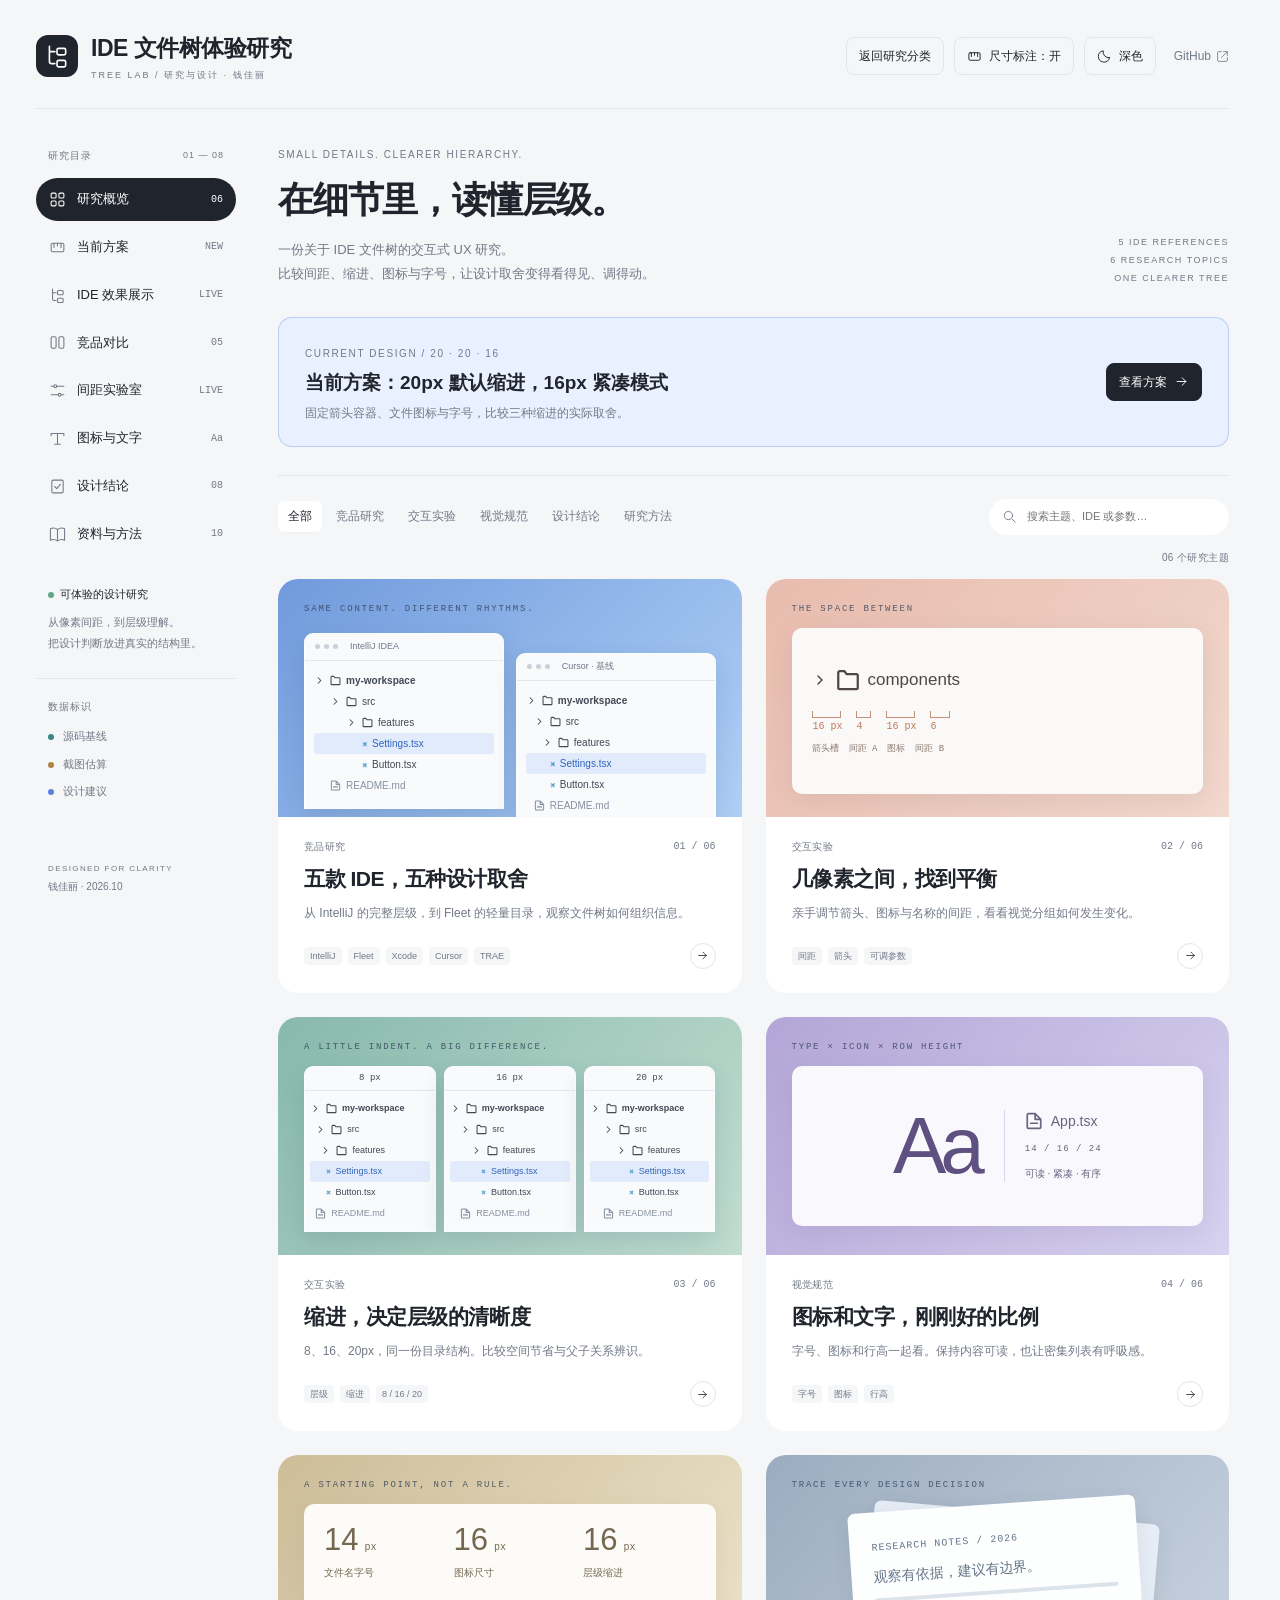
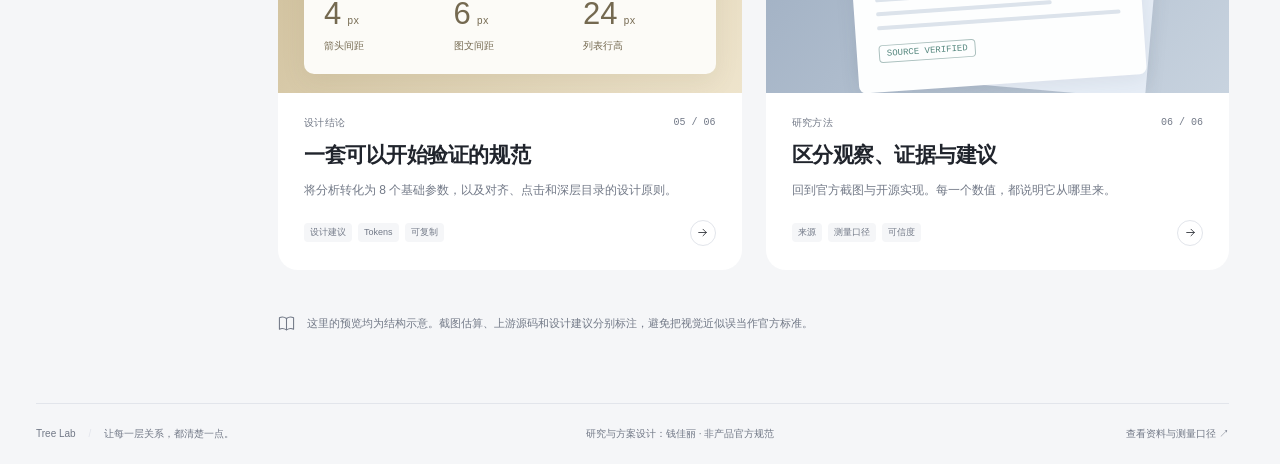
<file: analysis/ide-tree-lab/index.html>
<!doctype html>
<html lang="zh-CN">
<head>
  <meta charset="utf-8">
  <meta name="viewport" content="width=device-width, initial-scale=1">
  <meta name="description" content="一份关于 IDE 文件树的交互式 UX 研究。比较 IntelliJ IDEA、Fleet、Xcode、Cursor 和 TRAE，探索缩进、图标、字号与信息密度。">
  <meta name="author" content="钱佳丽">
  <meta name="theme-color" content="#f6f7f9">
  <title>IDE 文件树体验研究 · Tree Lab</title>
  <link rel="icon" href="assets/favicon.svg" type="image/svg+xml">
  <link rel="stylesheet" href="styles.css?v=20261015-deveco">
  <script>try{document.documentElement.dataset.theme=localStorage.getItem('tree-lab-theme')||'light'}catch{}</script>
  <link rel="stylesheet" href="ide-preview.css?v=20261015-deveco">
</head>
<body>
  <a class="skip-link" href="#main">跳至内容</a>
  <svg class="svg-library" xmlns="http://www.w3.org/2000/svg" aria-hidden="true"><defs>
    <symbol id="i-tree" viewBox="0 0 24 24"><path d="M5 3v14a2 2 0 0 0 2 2h3M5 8h5"/><rect x="12" y="5" width="8" height="6" rx="1.5"/><rect x="12" y="16" width="8" height="6" rx="1.5"/></symbol>
    <symbol id="i-grid" viewBox="0 0 24 24"><rect x="3" y="3" width="7" height="7" rx="1.5"/><rect x="14" y="3" width="7" height="7" rx="1.5"/><rect x="3" y="14" width="7" height="7" rx="1.5"/><rect x="14" y="14" width="7" height="7" rx="1.5"/></symbol>
    <symbol id="i-compare" viewBox="0 0 24 24"><rect x="3" y="4" width="7" height="16" rx="2"/><rect x="14" y="4" width="7" height="16" rx="2"/></symbol>
    <symbol id="i-sliders" viewBox="0 0 24 24"><path d="M3 6h4m4 0h10M3 18h10m4 0h4"/><circle cx="9" cy="6" r="2"/><circle cx="15" cy="18" r="2"/></symbol>
    <symbol id="i-type" viewBox="0 0 24 24"><path d="M3 5h18M12 5v15M8 20h8M3 5v3M21 5v3"/></symbol>
    <symbol id="i-check" viewBox="0 0 24 24"><rect x="4" y="3" width="16" height="18" rx="2"/><path d="m8 12 3 3 5-6"/></symbol>
    <symbol id="i-book" viewBox="0 0 24 24"><path d="M12 5C8 2 4 3 2 4v16c4-2 7-1 10 1 3-2 6-3 10-1V4c-2-1-6-2-10 1Zm0 0v16"/></symbol>
    <symbol id="i-search" viewBox="0 0 24 24"><circle cx="10.5" cy="10.5" r="6.5"/><path d="m16 16 5 5"/></symbol>
    <symbol id="i-moon" viewBox="0 0 24 24"><path d="M20 14A9 9 0 0 1 10 3 9 9 0 1 0 20 14Z"/></symbol>
    <symbol id="i-sun" viewBox="0 0 24 24"><circle cx="12" cy="12" r="4"/><path d="M12 2v2m0 16v2M2 12h2m16 0h2M5 5l1.5 1.5m11 11L19 19M5 19l1.5-1.5m11-11L19 5"/></symbol>
    <symbol id="i-ruler" viewBox="0 0 24 24"><rect x="3" y="6" width="18" height="12" rx="2"/><path d="M7 6v6m5-6v4m5-4v6"/></symbol>
    <symbol id="i-arrow" viewBox="0 0 24 24"><path d="M5 12h14m-6-6 6 6-6 6"/></symbol>
    <symbol id="i-external" viewBox="0 0 24 24"><path d="M14 3h7v7m0-7L10 14M10 3H5a2 2 0 0 0-2 2v14a2 2 0 0 0 2 2h14a2 2 0 0 0 2-2v-5"/></symbol>
    <symbol id="i-folder" viewBox="0 0 16 16"><path d="M1.5 4V3a1 1 0 0 1 1-1h3l1.5 2h6.5a1 1 0 0 1 1 1v8a1 1 0 0 1-1 1h-11a1 1 0 0 1-1-1Z"/></symbol>
    <symbol id="i-file" viewBox="0 0 16 16"><path d="M9 1.5H3a1 1 0 0 0-1 1v11a1 1 0 0 0 1 1h10a1 1 0 0 0 1-1V6.5Zm0 0v5h5M5 10h6"/></symbol>
    <symbol id="i-chevron" viewBox="0 0 16 16"><path d="m6 4 4 4-4 4"/></symbol>
    <symbol id="i-copy" viewBox="0 0 24 24"><rect x="8" y="8" width="12" height="13" rx="2"/><path d="M16 8V5a2 2 0 0 0-2-2H5a2 2 0 0 0-2 2v9a2 2 0 0 0 2 2h3"/></symbol>
    <symbol id="i-reset" viewBox="0 0 24 24"><path d="M3 10a9 9 0 1 1 1 8M3 4v6h6"/></symbol>
  </defs></svg>
  <div class="page">
    <header class="masthead">
      <a class="brand" href="#overview" aria-label="Tree Lab 首页"><span class="brand-icon"><svg><use href="#i-tree"/></svg></span><span>IDE 文件树体验研究<small>TREE LAB / 研究与设计 · 钱佳丽</small></span></a>
      <div class="mast-actions"><a class="button quiet" href="../../index.html#analysis">返回研究分类</a><button id="annotation-toggle" class="button quiet" type="button" aria-pressed="true"><svg><use href="#i-ruler"/></svg><span>尺寸标注：开</span></button><button id="theme-toggle" class="button quiet" type="button"><svg><use href="#i-moon"/></svg><span>深色</span></button><a class="github-link" href="https://github.com/qianjiali1202-create" target="_blank" rel="noopener noreferrer" aria-label="访问 qianjiali1202-create 的 GitHub">GitHub <svg><use href="#i-external"/></svg></a></div>
    </header>
    <div class="layout">
      <aside class="sidebar">
        <div class="nav-label">研究目录 <span>01 — 08</span></div>
        <nav aria-label="研究目录" id="navigation"></nav>
        <div class="sidebar-note"><span class="little-dot"></span>可体验的设计研究<p>从像素间距，到层级理解。<br>把设计判断放进真实的结构里。</p></div>
        <div class="legend"><div class="nav-label">数据标识</div><span><i class="dot source"></i>源码基线</span><span><i class="dot estimate"></i>截图估算</span><span><i class="dot proposal"></i>设计建议</span></div>
        <div class="sidebar-bottom">DESIGNED FOR CLARITY<br><span>钱佳丽 · 2026.10</span></div>
      </aside>
      <main id="main" tabindex="-1"></main>
    </div>
    <footer><span>Tree Lab <span class="footer-slash">/</span> 让每一层关系，都清楚一点。</span><span>研究与方案设计：钱佳丽 · 非产品官方规范</span><a href="#sources">查看资料与测量口径 <span>↗</span></a></footer>
  </div>
  <div id="toast" role="status" aria-live="polite"></div>
  <script src="data.js?v=20261015-deveco"></script><script src="ide-preview.js?v=20261015-deveco"></script><script src="app.js?v=20261015-deveco"></script>
</body>
</html>
</file>
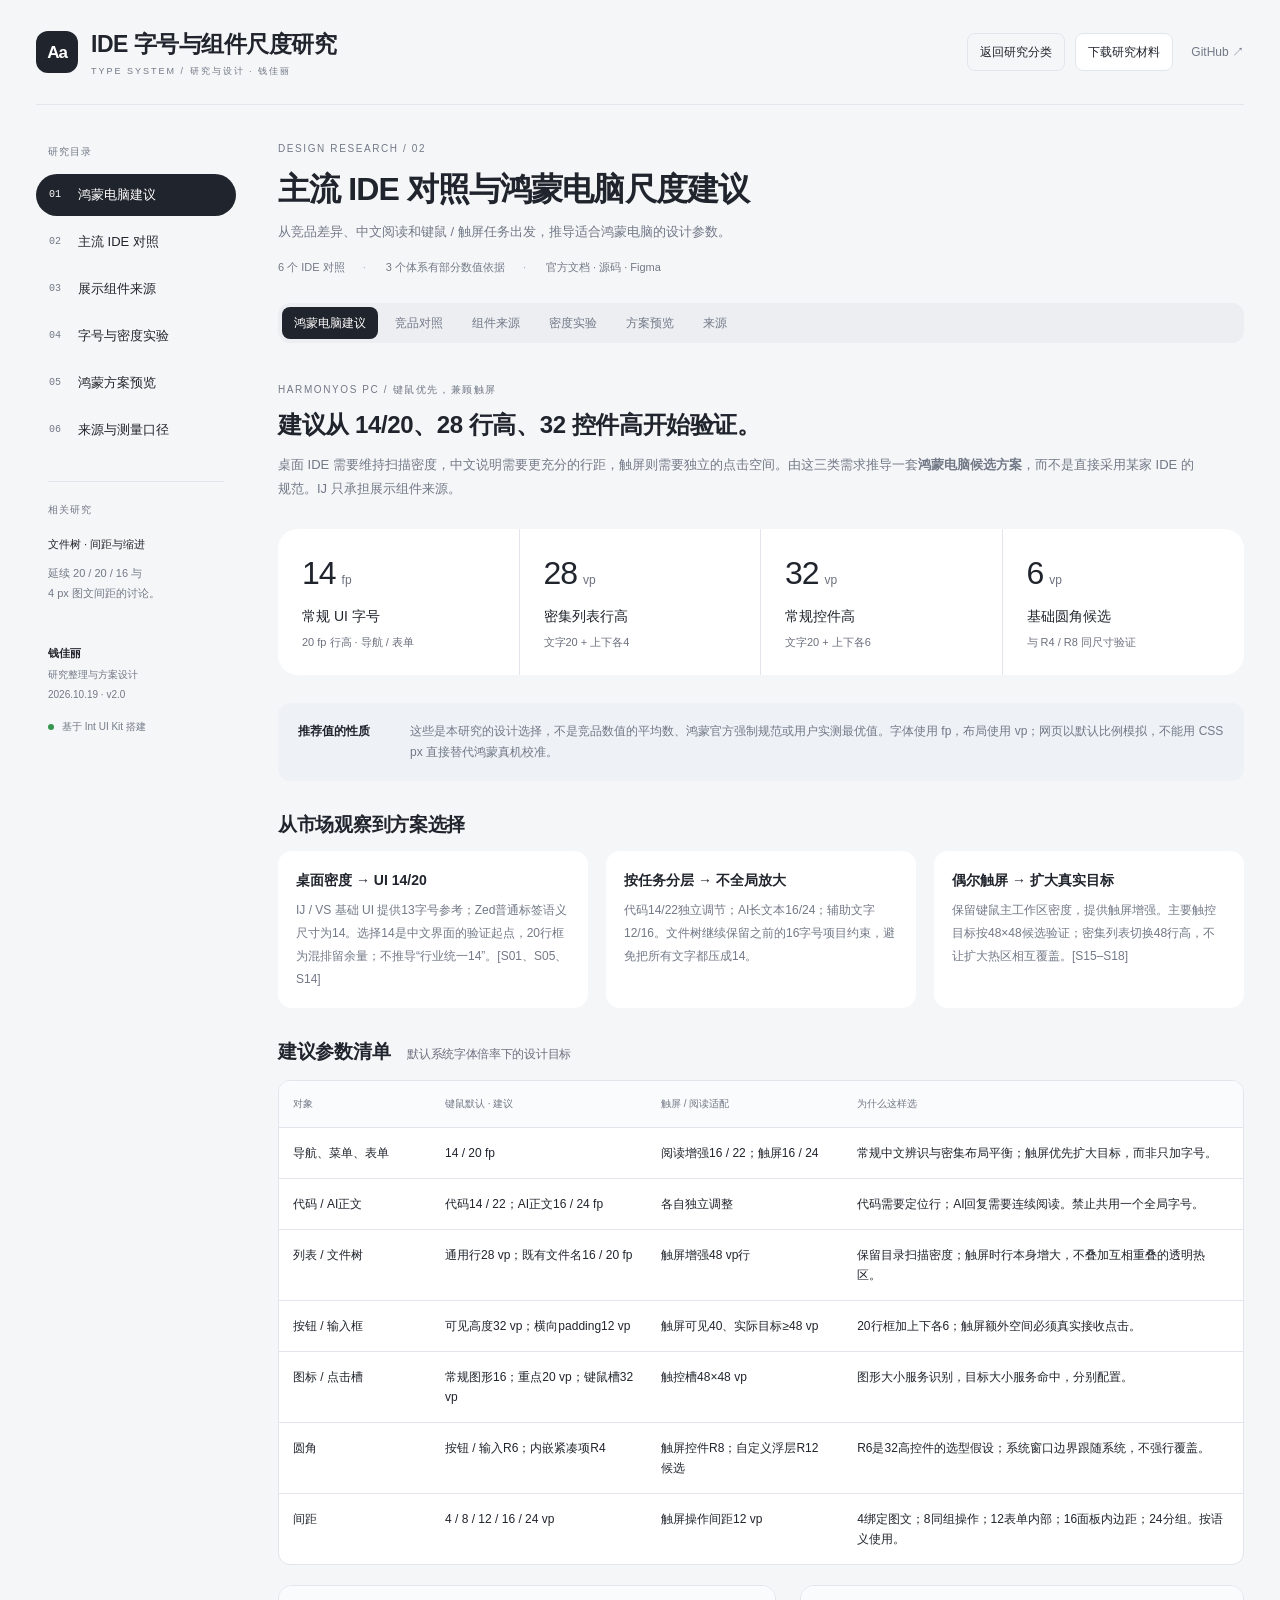
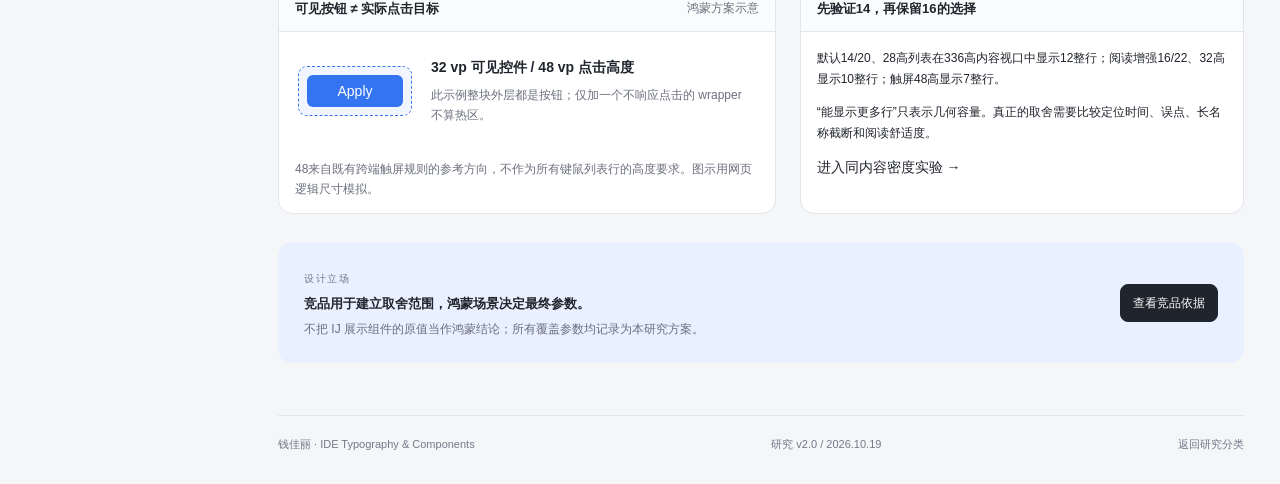
<file: analysis/ide-typography-components/index.html>
<!doctype html>
<html lang="zh-CN">
<head>
  <meta charset="utf-8">
  <meta name="viewport" content="width=device-width,initial-scale=1">
  <meta name="description" content="钱佳丽的 IDE 字号、行高与组件尺度研究：官方规范、固定源码、展示组件来源与可交互的密度方案。">
  <meta name="theme-color" content="#f5f6f8">
  <title>鸿蒙电脑 IDE 尺度研究 · 钱佳丽</title>
  <link rel="icon" href="../ide-tree-lab/assets/favicon.svg" type="image/svg+xml">
  <link rel="stylesheet" href="styles.css?v=3">
  <link rel="stylesheet" href="workbench.css?v=3">
  <link rel="stylesheet" href="tree-theme.css?v=1">
  <script src="workbench.js?v=3" defer></script>
  <script src="data.js?v=3" defer></script>
  <script src="app.js?v=3" defer></script>
</head>
<body class="tree-style">
<a class="skip" href="#content">跳转正文</a>
<header class="topbar"><a class="brand" href="#overview" aria-label="IDE 字号与组件尺度研究首页"><span class="brand-icon" aria-hidden="true">Aa</span><span>IDE 字号与组件尺度研究<small>TYPE SYSTEM / 研究与设计 · 钱佳丽</small></span></a><div class="mast-actions"><a class="button quiet" href="../../index.html#analysis">返回研究分类</a><a class="button" href="RESEARCH.md" download>下载研究材料</a><a class="github-link" href="https://github.com/qianjiali1202-create" target="_blank" rel="noopener noreferrer">GitHub ↗</a></div></header>
<div class="workspace"><aside class="sidebar"><div class="side-heading">研究目录</div><nav aria-label="章节"><a href="#overview" data-nav="overview"><span>01</span> 鸿蒙电脑建议</a><a href="#compare" data-nav="compare"><span>02</span> 主流 IDE 对照</a><a href="#components" data-nav="components"><span>03</span> 展示组件来源</a><a href="#lab" data-nav="lab"><span>04</span> 字号与密度实验</a><a href="#ide" data-nav="ide"><span>05</span> 鸿蒙方案预览</a><a href="#sources" data-nav="sources"><span>06</span> 来源与测量口径</a></nav><div class="side-block"><div class="side-heading">相关研究</div><a href="../ide-tree-lab/index.html">文件树 · 间距与缩进</a><p>延续 20 / 20 / 16 与<br>4 px 图文间距的讨论。</p></div><div class="side-bottom"><strong>钱佳丽</strong><span>研究整理与方案设计</span><span>2026.10.19 · v2.0</span><span class="status-dot">基于 Int UI Kit 搭建</span></div></aside>
<main id="content" tabindex="-1">
<div class="page-heading"><p class="eyebrow">DESIGN RESEARCH / 02</p><h1>主流 IDE 对照与鸿蒙电脑尺度建议</h1><p>从竞品差异、中文阅读和键鼠 / 触屏任务出发，推导适合鸿蒙电脑的设计参数。</p><div class="metadata"><span>6 个 IDE 对照</span><span>3 个体系有部分数值依据</span><span>官方文档 · 源码 · Figma</span></div></div>
<div class="tabs" role="tablist" aria-label="研究视图"><button role="tab" id="tab-overview" data-tab="overview">鸿蒙电脑建议</button><button role="tab" id="tab-compare" data-tab="compare">竞品对照</button><button role="tab" id="tab-components" data-tab="components">组件来源</button><button role="tab" id="tab-lab" data-tab="lab">密度实验</button><button role="tab" id="tab-ide" data-tab="ide">方案预览</button><button role="tab" id="tab-sources" data-tab="sources">来源</button></div>
<section class="panel" id="overview" role="tabpanel" aria-labelledby="tab-overview">
<div class="section-intro"><span class="kicker">HARMONYOS PC / 键鼠优先，兼顾触屏</span><h2>建议从 14/20、28 行高、32 控件高开始验证。</h2><p>桌面 IDE 需要维持扫描密度，中文说明需要更充分的行距，触屏则需要独立的点击空间。由这三类需求推导一套<strong>鸿蒙电脑候选方案</strong>，而不是直接采用某家 IDE 的规范。IJ 只承担展示组件来源。</p></div>
<div class="metric-strip"><div><b>14<span>fp</span></b><span>常规 UI 字号</span><small>20 fp 行高 · 导航 / 表单</small></div><div><b>28<span>vp</span></b><span>密集列表行高</span><small>文字20 + 上下各4</small></div><div><b>32<span>vp</span></b><span>常规控件高</span><small>文字20 + 上下各6</small></div><div><b>6<span>vp</span></b><span>基础圆角候选</span><small>与 R4 / R8 同尺寸验证</small></div></div>
<div class="note"><strong>推荐值的性质</strong><span>这些是本研究的设计选择，不是竞品数值的平均数、鸿蒙官方强制规范或用户实测最优值。字体使用 fp，布局使用 vp；网页以默认比例模拟，不能用 CSS px 直接替代鸿蒙真机校准。</span></div>
<h3 class="subheading">从市场观察到方案选择</h3><div class="three-col"><article><b>桌面密度 → UI 14/20</b><p>IJ / VS 基础 UI 提供13字号参考；Zed普通标签语义尺寸为14。选择14是中文界面的验证起点，20行框为混排留余量；不推导“行业统一14”。<a href="#sources">[S01、S05、S14]</a></p></article><article><b>按任务分层 → 不全局放大</b><p>代码14/22独立调节；AI长文本16/24；辅助文字12/16。文件树继续保留之前的16字号项目约束，避免把所有文字都压成14。</p></article><article><b>偶尔触屏 → 扩大真实目标</b><p>保留键鼠主工作区密度，提供触屏增强。主要触控目标按48×48候选验证；密集列表切换48行高，不让扩大热区相互覆盖。<a href="#sources">[S15–S18]</a></p></article></div>
<h3 class="subheading">建议参数清单 <span class="muted">默认系统字体倍率下的设计目标</span></h3><div class="table-scroll"><table class="research-table"><thead><tr><th>对象</th><th>键鼠默认 · 建议</th><th>触屏 / 阅读适配</th><th>为什么这样选</th></tr></thead><tbody>
<tr><td>导航、菜单、表单</td><td>14 / 20 fp</td><td>阅读增强16 / 22；触屏16 / 24</td><td>常规中文辨识与密集布局平衡；触屏优先扩大目标，而非只加字号。</td></tr>
<tr><td>代码 / AI正文</td><td>代码14 / 22；AI正文16 / 24 fp</td><td>各自独立调整</td><td>代码需要定位行；AI回复需要连续阅读。禁止共用一个全局字号。</td></tr>
<tr><td>列表 / 文件树</td><td>通用行28 vp；既有文件名16 / 20 fp</td><td>触屏增强48 vp行</td><td>保留目录扫描密度；触屏时行本身增大，不叠加互相重叠的透明热区。</td></tr>
<tr><td>按钮 / 输入框</td><td>可见高度32 vp；横向padding12 vp</td><td>触屏可见40、实际目标≥48 vp</td><td>20行框加上下各6；触屏额外空间必须真实接收点击。</td></tr>
<tr><td>图标 / 点击槽</td><td>常规图形16；重点20 vp；键鼠槽32 vp</td><td>触控槽48×48 vp</td><td>图形大小服务识别，目标大小服务命中，分别配置。</td></tr>
<tr><td>圆角</td><td>按钮 / 输入R6；内嵌紧凑项R4</td><td>触屏控件R8；自定义浮层R12候选</td><td>R6是32高控件的选型假设；系统窗口边界跟随系统，不强行覆盖。</td></tr>
<tr><td>间距</td><td>4 / 8 / 12 / 16 / 24 vp</td><td>触屏操作间距12 vp</td><td>4绑定图文；8同组操作；12表单内部；16面板内边距；24分组。按语义使用。</td></tr>
</tbody></table></div>
<div class="split"><article class="sheet"><div class="sheet-head"><h3>可见按钮 ≠ 实际点击目标</h3><span class="muted">鸿蒙方案示意</span></div><div class="hit-demo"><button class="hit-demo-button" data-toast="已命中整个48×48以上区域；可见按钮仍为32高。"><span>Apply</span></button><div><b>32 vp 可见控件 / 48 vp 点击高度</b><p>此示例整块外层都是按钮；仅加一个不响应点击的 wrapper 不算热区。</p></div></div><p class="caption">48来自既有跨端触屏规则的参考方向，不作为所有键鼠列表行的高度要求。图示用网页逻辑尺寸模拟。</p></article><article class="sheet"><div class="sheet-head"><h3>先验证14，再保留16的选择</h3></div><div class="prose"><p>默认14/20、28高列表在336高内容视口中显示12整行；阅读增强16/22、32高显示10整行；触屏48高显示7整行。</p><p>“能显示更多行”只表示几何容量。真正的取舍需要比较定位时间、误点、长名称截断和阅读舒适度。</p><a href="#lab">进入同内容密度实验 →</a></div></article></div>
<div class="recommendation"><div><span class="kicker">设计立场</span><h3>竞品用于建立取舍范围，鸿蒙场景决定最终参数。</h3><p>不把 IJ 展示组件的原值当作鸿蒙结论；所有覆盖参数均记录为本研究方案。</p></div><a class="button primary" href="#compare">查看竞品依据</a></div></section>
<section class="panel" id="compare" role="tabpanel" aria-labelledby="tab-compare" hidden><div class="section-intro"><span class="kicker">相同口径，保留差异</span><h2>先比较证据，再比较数值。</h2><p>设计规范、源码默认值和实际界面测量是不同层级。加入 Zed 作为不同架构的独立样本。IJ、VS Code、Zed 的部分数字可追溯；Cursor、TRAE、Xcode 的未确认项继续待测，不将缺失数据填成相同参数。</p></div><div class="toolbar"><label class="check"><input type="checkbox" id="verifiedOnly"><span>只看有数字依据的体系</span></label><span id="resultCount" class="muted"></span><a class="button" href="comparison.csv" download>下载对照表 CSV</a></div><div class="table-scroll"><table class="research-table"><caption>字号 / 文字行高 / 行容器 / 控件尺寸；px 与 pt 保留原口径</caption><thead><tr><th>产品 · 依据</th><th>UI 字号</th><th>UI 文字行高</th><th>编辑器</th><th>行容器</th><th>控件 / 圆角</th><th>内外间距</th></tr></thead><tbody id="products"></tbody></table></div><div id="productDetails" class="product-details"></div><div class="note"><strong>Fleet · 历史说明</strong><span>JetBrains 已于 2025-12-22 停止 Fleet 下载，2026 年 5 月说明其演进为 Air。未将旧 Fleet 的截图数值当作当前产品默认值。<a href="https://blog.jetbrains.com/fleet/2025/12/the-future-of-fleet/" target="_blank" rel="noopener">官方说明 ↗</a></span></div><h3 class="subheading">值得带回方案的三个观察</h3><div class="three-col"><article><b>从13到14的常规UI样本</b><p>IJ / VS提供13参考；Zed普通标签是14，而全局字号设置16是另一层含义。鸿蒙建议14/20是场景取舍，不是行业平均数。</p></article><article><b>同字号可以有不同密度</b><p>VS 基础行高 18.2 与 IJ 组件行框 16 来自不同实现。真实密度还取决于容器、padding、是否换行与字号缩放。</p></article><article><b>可配置性影响采样</b><p>编辑器、终端、AI 阅读区需要分别记录。用户导入配置后的页面，不能被当作出厂默认界面。</p></article></div></section>
<section class="panel" id="components" role="tabpanel" aria-labelledby="tab-components" hidden><div class="section-intro"><span class="kicker">INT UI KIT / LIGHT</span><h2>把看得见的尺寸，与组件外框分开。</h2><p>此页仅说明用于搭建报告的 IJ 原始组件，不是鸿蒙电脑推荐方案。下方样本按所读节点实现。组件外层用浅色辅助线标记；参考数值均来自本次读取的 Community 文件，不宣称适用于全部 IntelliJ 版本。</p></div><div class="component-gallery"><article class="sheet"><div class="sheet-head"><h3>Button & Input</h3><span class="muted">28 px · R4 · 13/16</span></div><div class="specimen"><div class="button-slot"><button class="button primary" data-toast="主按钮已响应">Primary</button></div><div class="button-slot"><button class="button" data-toast="次按钮已响应">Secondary</button></div><div class="input-slot"><input class="input" aria-label="组件样本输入框" value="Project name"></div></div><p class="caption">按钮与输入框外层均高 40；hover / focus 可交互。输入框宽 224，焦点边框 2px 向内绘制。</p></article><article class="sheet"><div class="sheet-head"><h3>Checkbox</h3><span class="muted">16 × 16 · 外层 32</span></div><div class="specimen"><label class="check"><input type="checkbox" checked><span>Use custom font</span></label><label class="check"><input type="checkbox"><span>Show line numbers</span></label></div><p class="caption">图文间距为 8。勾选图形直接复用库内 SVG；未选中边框圆角 3。</p></article><article class="sheet"><div class="sheet-head"><h3>Tabs</h3><span class="muted">41 px · 指示条 3 px / R2</span></div><div class="sample-tabs tabs" role="tablist" aria-label="组件页签样本"><button role="tab" aria-selected="true" tabindex="0">General</button><button role="tab" aria-selected="false" tabindex="-1">Appearance</button><button role="tab" aria-selected="false" tabindex="-1">Editor</button></div><p class="caption" id="tabSampleText">General：默认 UI 文字为 13/16；所示页签使用库中无图标变体。</p></article><article class="sheet"><div class="sheet-head"><h3>Table row</h3><span class="muted">24 px · 13/16 · 横向 8 px</span></div><table class="sample-table"><thead><tr><th>Property</th><th>Value</th><th>Source</th></tr></thead><tbody><tr><td>Font size</td><td>13 px</td><td>UI / Default</td></tr><tr><td>Line height</td><td>16 px</td><td>UI / Default</td></tr><tr><td>Row height</td><td>24 px</td><td>Table</td></tr></tbody></table><p class="caption">单行样本；研究对照表因长文本另行扩展为可换行布局。</p></article></div><h3 class="subheading">UI 文字层级 <span class="muted">字号依据 S01；组件行高依据 S02 / S03</span></h3><div class="type-ladder"><div><span>一级标题 · 18</span><span style="font-size:18px;line-height:24px;font-weight:600">Appearance / 外观设置</span><small>官方默认 +5<br>示例行高 24 为方案值</small></div><div><span>二级标题 · 16</span><span style="font-size:16px;line-height:22px;font-weight:600">Font and spacing / 字体与间距</span><small>官方默认 +3<br>示例行高 22 为方案值</small></div><div><span>默认标签 · 13/16</span><span style="font-size:13px;line-height:16px;font-weight:500">Use custom font / 使用自定义字体</span><small>本库 UI / Default</small></div><div><span>提示文字 · 12/16</span><span style="font-size:12px;line-height:16px;color:#6c707e">Changes apply to this project / 更改应用于当前项目</span><small>小号提示；避免承载<br>主要任务内容</small></div></div><h3 class="subheading">组件尺度清单 <span class="muted">全部尺寸单位为设计逻辑 px</span></h3><div class="table-scroll"><table class="research-table compact"><thead><tr><th>组件</th><th>文字 / 行框</th><th>可见大小</th><th>外层高度或大小</th><th>圆角</th><th>使用说明</th></tr></thead><tbody id="componentRows"></tbody></table></div><div class="note"><strong>圆角不是全局一个数</strong><span>按钮和输入框保持 R4；较大的弹窗用 R8 区分表面边界；复选框、页签指示条按自身尺寸处理。R0 / R4 / R8 的差别可在密度实验里同尺寸比较。</span></div></section>
<section class="panel" id="lab" role="tabpanel" aria-labelledby="tab-lab" hidden><div class="section-intro"><span class="kicker">同内容 · 同视口 · 单独控制变量</span><h2>文字变大之后，界面还装得下多少？</h2><p>实验只描述几何容量与截断，不把“多显示几行”当作效率提升。三档都是鸿蒙电脑方案候选，使用同一套内容和字体；IJ 原始参数只在组件来源页保留。</p></div><div class="toolbar presets" aria-label="密度方案"><button class="button primary" data-preset="standard" aria-pressed="true">键鼠默认 · 14/20</button><button class="button" data-preset="readable" aria-pressed="false">阅读增强 · 16/22</button><button class="button" data-preset="large" aria-pressed="false">触屏增强 · 16/24</button><button class="button" id="exportTokens">导出当前 CSS</button></div><div class="lab-grid"><form id="labControls" class="sheet controls"><div class="sheet-head"><h3>方案参数</h3><span class="muted">网页模拟值</span></div><label>UI 字号 <input class="input" type="number" id="fontSize" min="12" max="18" value="14"></label><label>文字行高 <input class="input" type="number" id="lineHeight" min="16" max="28" value="20"></label><label>列表行高 <input class="input" type="number" id="rowHeight" min="24" max="56" value="28"></label><label>控件高度 <input class="input" type="number" id="controlHeight" min="28" max="48" value="32"></label><label>基础圆角 <input class="input" type="number" id="radius" min="0" max="12" value="6"></label><label>同组间距 <input class="input" type="number" id="actionGap" min="4" max="24" value="8"></label><p id="parameterNote" class="caption" role="status"></p><label class="check"><input type="checkbox" id="lineBounds"><span>显示文字行框</span></label></form><div class="sheet live-surface" id="liveSurface"><div class="sheet-head"><h3>Appearance / 外观</h3><span class="muted">相同的 336 px 列表视口</span></div><div class="live-toolbar"><label class="live-input-hit"><input class="input live-control" value="项目设置 / Project settings" aria-label="预览项目名称"></label><button class="live-button-hit" data-toast="已点击预览按钮；不修改真实 IDE 设置"><span class="button primary live-control">Apply</span></button></div><div class="live-list" id="liveList" tabindex="0" aria-label="固定高度列表预览"></div><div class="live-summary"><span id="capacity"></span><span id="densityMetrics"></span></div></div></div><div class="split"><article class="sheet"><div class="sheet-head"><h3>固定同一按钮，只改变圆角</h3></div><div class="radius-samples"><div><button class="button" style="border-radius:0" data-radius="0">Apply</button><span>R0 · 直角</span></div><div><button class="button" style="border-radius:4px" data-radius="4">Apply</button><span>R4 · 紧凑候选</span></div><div><button class="button" style="border-radius:6px" data-radius="6">Apply</button><span>R6 · 默认候选</span></div><div><button class="button" style="border-radius:8px" data-radius="8">Apply</button><span>R8 · 比较样本</span></div></div><p class="caption">按钮均高 32、文字 14/20；点击将圆角带入预览。</p></article><article class="sheet"><div class="sheet-head"><h3>延续上一版文件树方案</h3></div><div class="prose"><p><strong>20 px 箭头槽 / 20 px 图标槽 / 16 px 文件名 / 4 px 图文间距</strong>继续作为项目参数保留。</p><p>若沿用 28 px 文件行高，建议先验证 20 px 文字行框：上下各留 4 px。这与本页“阅读增强”的 16/22、32 vp 列表行是两种任务取舍，不能互相替代。</p><a href="../ide-tree-lab/index.html#solution">返回文件树方案 →</a></div></article></div></section>
<section class="panel" id="ide" role="tabpanel" aria-labelledby="tab-ide" hidden><div class="section-intro"><span class="kicker">基于 IJ 组件的代码实现</span><h2>为鸿蒙电脑设计一款 IDE：把参数放回完整工作台。</h2><p>保留 IJ 的 Dialog、Button、Input、Checkbox 结构和资源，覆盖为鸿蒙电脑候选字号、行高、尺寸和圆角。此处不是 IJ 原值还原，也不是鸿蒙原生应用截图。</p></div><h3 class="subheading">完整 IDE 工作台 · 参数在不同区域中的应用</h3>
<div class="toolbar"><button class="button" data-wb-mode="desktop" aria-pressed="true">键鼠默认</button><button class="button" data-wb-mode="reading" aria-pressed="false">阅读增强</button><button class="button" data-wb-mode="touch" aria-pressed="false">触屏增强</button><a class="button" href="assets/harmony-ide.png" download>下载 IDE 界面图</a></div>
<p class="caption" id="wbModeNote">键鼠默认：UI 14/20、文件树16/20与28行、控件32/R6、代码14/22、AI正文16/24。</p>
<div class="workbench-scroll" tabindex="0" aria-label="完整IDE预览，窄窗口可横向滚动"><section class="workbench" id="workbench" data-mode="desktop" aria-label="鸿蒙电脑IDE设计方案"></section></div>
<p class="workbench-caption">IJ 主窗口结构与已核对图标资源复用，字号和尺寸为鸿蒙项目候选参数。支持文件切换、收起目录、显示/隐藏面板和模式比较；代码、日志、AI内容均为演示。触屏工作台中按钮直接使用48高目标，实验页另示40可见/48热区的实现。</p>
<h3 class="subheading">设置页面 · 通用控件落地</h3><div class="toolbar"><button class="button primary" id="openDialog">打开可操作弹窗</button><a class="button" href="assets/settings-preview.png" download>下载界面图</a><a class="button" href="component-map.json">组件来源映射</a><span class="muted">方案外框 883 × 495 · R12 · Light</span></div><div class="dialog-stage"><div class="ij-dialog harmony-proposal" id="inlineDialog"><div class="dialog-header"><img src="assets/mac-controls.svg" width="52" height="12" alt=""><strong>Settings — Appearance & Typography</strong></div><div class="dialog-body"><nav class="settings-nav" aria-label="设置示意"><strong>Appearance & Behavior</strong><span class="selected">Appearance</span><span>Menus and Toolbars</span><strong>Editor</strong><span>Font</span><span>Color Scheme</span><span>Code Style</span></nav><div class="settings-content"><h3>Appearance</h3><label class="check"><input type="checkbox" id="settingsCustom" checked><span>Use custom font</span></label><div class="settings-row"><label>Font <input class="input" value="HarmonyOS Sans SC" readonly></label><label>Size <input class="input short" type="number" value="14" min="12" max="18" id="settingsSize"></label></div><label class="check"><input type="checkbox" id="settingsComfort"><span>Use reading spacing</span></label><p class="caption">使用仓库提供的 HarmonyOS Sans SC。阅读增强把列表行高设为32。</p><h4>Preview</h4><div class="settings-preview" id="settingsPreview"><div>Project Settings / 项目设置</div><div>Editor preferences / 编辑器偏好</div><div>Appearance and behavior / 外观与行为</div></div><div class="settings-values" id="settingsValues">UI 14 / 20 · Row 28 · Control 32 · Radius 6</div></div></div><div class="dialog-footer"><img class="divider" src="assets/dialog-divider.svg" width="882" height="1" alt=""><a href="#sources" class="help-link" aria-label="查看组件来源"><img src="assets/help.svg" width="24" height="24" alt=""></a><div class="dialog-actions"><button class="button" id="settingsReset">Reset</button><button class="button" id="settingsApply" disabled>Apply</button><button class="button primary" id="settingsOK">OK</button></div></div></div></div><p class="caption">静态设置页支持字号与舒展模式预览，Apply 将方案带入密度实验；宽度不足时可横向滚动，保留样本比例。实际弹窗使用原生 dialog 焦点管理。</p><div class="note"><strong>还原范围</strong><span>组件来源页保留 IJ 原值；鸿蒙建议、密度实验、设置预览使用方案覆盖。设置预览采用 HarmonyOS Sans SC、14/20、32高控件、R6与R12浮层；系统窗口圆角仍应跟随鸿蒙系统。</span></div></section>
<section class="panel" id="sources" role="tabpanel" aria-labelledby="tab-sources" hidden><div class="section-intro"><span class="kicker">可追溯的判断</span><h2>哪些是事实，哪些还需要验证。</h2><p>资料核对日期：2026-10-19。研究整理与方案设计：钱佳丽。组件来源：Int UI Kit Community / JetBrains；各产品原始资料归其作者。</p></div><div class="three-col method"><article><b>A · 官方 / 设计来源</b><p>读取官方文档和 Figma 节点；组件默认值不自动等于当前安装版实测。旧入口节点不可用时，通过 Components 页重新定位。</p></article><article><b>B · 源码推导</b><p>固定 VS Code 提交 f9444d6；明确默认条件、平台和计算公式。主线快照不冒充稳定版实测。</p></article><article><b>C · 方案 / 待测</b><p>14/20、16/22、16/24以及R6/R12均为方案参数。没有本机测量的竞品不提供虚构精确值。</p></article></div><div id="sourceList"></div><h3 class="subheading">下一轮验证怎么做</h3><ol class="validation-list"><li><strong>记录环境：</strong>产品版本与构建号、操作系统、浅色主题、UI 缩放、编辑器缩放、显示器倍率、字体回退与是否导入设置。</li><li><strong>固定样本：</strong>同一中英文项目名、长路径、三层目录、相同代码与 336 px 列表视口；分别记录 UI、编辑器、终端和 AI 阅读区。</li><li><strong>测量边界：</strong>字体设置值、文字行框、容器矩形、可见边框、点击命中区域分别记录。原生 pt 与物理截图像素先校准，不直接换算。</li><li><strong>验证体验：</strong>让开发者完成定位设置、阅读说明、选择列表项等任务；记录截断、误点、定位时间与主观舒适度。当前仅完成原型布局与交互验证，不声称效率提升。</li></ol><div class="downloads"><a class="button" href="harmony-tokens.json" download>鸿蒙参数 JSON</a><a class="button primary" href="RESEARCH.md" download>下载完整研究</a><a class="button" href="comparison.csv" download>对照数据 CSV</a><a class="button" href="sources.json" download>证据数据 JSON</a><a class="button" href="component-map.json" download>组件映射 JSON</a></div></section>
<footer class="page-footer"><span>钱佳丽 · IDE Typography & Components</span><span>研究 v2.0 / 2026.10.19</span><a href="../../index.html#analysis">返回研究分类</a></footer>
</main></div><div class="toast" id="toast" role="status" hidden></div><dialog id="settingsModal" aria-label="外观设置预览"><div id="modalContent"></div><div class="modal-exit"><button class="button" id="closeModal">关闭预览 · Esc</button></div></dialog><noscript><p>请启用 JavaScript 查看交互与数据表；也可以直接阅读 <a href="RESEARCH.md">完整研究材料</a>。</p></noscript></body></html>
</file>
<file: analysis/ide-typography-components/styles.css>
@font-face{font-family:Inter;src:url('assets/InterVariable.woff2') format('woff2');font-weight:100 900;font-display:swap}
:root{color-scheme:light;--font:Inter,"PingFang SC","Microsoft YaHei",sans-serif;--ink:#27282e;--muted:#6c707e;--line:#dfe1e5;--surface:#f7f8fa;--fill:#ebecf0;--blue:#3574f0;--hover:#3369d6;--selection:#d4e2ff;--fs:13px;--lh:16px;--r:4px;--control:28px}
*{box-sizing:border-box}html{scroll-behavior:smooth;scroll-padding-top:60px}body{margin:0;background:#fff;color:var(--ink);font:400 13px/22px var(--font)}[hidden]{display:none!important}a{color:#315fbd;text-decoration:none}a:hover{text-decoration:underline}button,input{font-family:inherit}button,a,input{touch-action:manipulation}button{cursor:pointer}button:disabled{cursor:default}button:focus-visible,a:focus-visible,input:focus-visible,[tabindex]:focus-visible{outline:2px solid var(--blue);outline-offset:3px}h1,h2,h3,h4,p{margin:0}h1{font-size:18px;line-height:24px;font-weight:600}h2{font-size:16px;line-height:24px;font-weight:600}h3{font-size:13px;line-height:20px;font-weight:600}h4{font-size:13px;line-height:16px;font-weight:600}strong,b{font-weight:600}code{font-family:ui-monospace,SFMono-Regular,Consolas,monospace;font-size:12px}.muted{color:var(--muted);font-size:12px}.skip{position:fixed;top:-80px;left:16px;background:#fff;padding:10px;z-index:90}.skip:focus{top:8px}
.button{display:inline-flex;align-items:center;justify-content:center;height:28px;min-width:72px;padding:6px 12px;border:0;border-radius:4px;box-shadow:inset 0 0 0 1px #c9ccd6;background:#fff;color:#000;font:500 13px/16px var(--font);white-space:nowrap;text-decoration:none;flex-shrink:0}.button:hover{background:#f7f8fa;text-decoration:none}.button.primary{background:var(--blue);color:#fff;box-shadow:none}.button.primary:hover{background:var(--hover)}.button:active{filter:brightness(.96)}.button:disabled{background:#ebecf0;color:#a8adbd;box-shadow:none}.input{width:224px;height:28px;border:0;box-shadow:inset 0 0 0 1px #c9ccd6;border-radius:4px;background:#fff;color:#000;padding:6px 9px;font:500 13px/16px var(--font)}.input:focus{outline:none;box-shadow:inset 0 0 0 2px var(--blue)}.input:read-only{background:#f7f8fa}.input.short{width:64px}.check{min-height:32px;display:inline-flex;align-items:center;gap:8px;font:500 13px/16px var(--font);color:#000;cursor:pointer}.check input{appearance:none;width:16px;height:16px;flex:none;margin:0;border:1px solid #a8adbd;border-radius:3px;background:white}.check input:checked{border:0;background:transparent url('assets/checkbox-checked.svg') center / 16px 16px no-repeat}.check input:hover{outline:1px solid #3574f0;outline-offset:0}.button-slot,.input-slot{padding:6px 0;display:inline-flex;align-items:center;height:40px}.input-slot{width:224px}
.topbar{height:48px;position:sticky;top:0;z-index:10;background:var(--surface);border-bottom:1px solid var(--line);display:flex;align-items:center;gap:28px;padding:0 20px}.brand{font-weight:600;color:var(--ink);white-space:nowrap}.brand span{font-weight:400;color:var(--muted);margin-left:12px}.top-title{flex:1;color:var(--muted);font-size:12px}.workspace{display:grid;grid-template-columns:224px minmax(0,1fr);min-height:calc(100vh - 48px)}.sidebar{position:sticky;top:48px;height:calc(100vh - 48px);border-right:1px solid var(--line);background:var(--surface);padding:22px 12px 20px;display:flex;flex-direction:column}.side-heading{font-size:12px;color:var(--muted);padding:0 12px;margin:0 0 12px}.sidebar nav a{display:flex;gap:14px;align-items:center;height:32px;padding:0 12px;color:var(--ink);border-radius:4px;margin:2px 0}.sidebar nav a span{font-size:11px;color:var(--muted);font-variant-numeric:tabular-nums}.sidebar nav a:hover{background:var(--fill);text-decoration:none}.sidebar nav a[aria-current=page]{background:var(--selection);color:#2158bc}.side-block{border-top:1px solid var(--line);margin:26px 12px 0;padding-top:20px}.side-block .side-heading{padding:0}.side-block p{color:var(--muted);font-size:12px;line-height:20px;margin-top:8px}.side-bottom{margin-top:auto;padding:24px 12px 0;display:flex;flex-direction:column;gap:4px;font-size:12px;color:var(--muted)}.side-bottom strong{color:var(--ink);font-size:13px}.status-dot{margin-top:16px}.status-dot:before{content:'';display:inline-block;width:6px;height:6px;border-radius:50%;background:#369650;margin-right:8px}main{min-width:0;max-width:1480px;padding:32px 40px 0;width:100%;margin:0 auto}.eyebrow,.kicker{font-size:11px;line-height:16px;color:var(--muted);letter-spacing:.7px;font-weight:500}.page-heading h1{margin:10px 0 8px}.page-heading>p:not(.eyebrow){color:var(--muted)}.metadata{display:flex;gap:20px;margin:14px 0 24px;color:var(--muted);font-size:12px}.metadata span+span:before{content:'·';margin-right:20px;color:#a8adbd}.tabs{display:flex;height:41px;border-bottom:1px solid var(--line);gap:8px;overflow-x:auto;scrollbar-width:thin}.tabs button{position:relative;background:transparent;border:0;padding:12px 12px 13px;color:#000;font:500 13px/16px var(--font);white-space:nowrap;height:41px;flex-shrink:0}.tabs button[aria-selected=true]{padding-bottom:10px;border-bottom:3px solid transparent}.tabs button[aria-selected=true]:after{content:'';position:absolute;height:3px;border-radius:2px;background:var(--blue);bottom:-1px;left:0;right:0}.tabs button:hover{background:var(--surface)}.panel{padding-top:28px}.section-intro{max-width:900px;margin-bottom:24px}.section-intro h2{margin:8px 0 10px}.section-intro p{line-height:23px;color:#494b57}.ref{font-size:11px;margin-left:5px;white-space:nowrap}.metric-strip{display:grid;grid-template-columns:repeat(4,1fr);border-top:1px solid var(--line);border-bottom:1px solid var(--line);margin:26px 0 28px;background:var(--surface);padding:22px 0}.metric-strip>div{padding:0 24px;display:flex;flex-direction:column;gap:6px;border-right:1px solid var(--line)}.metric-strip>div:last-child{border:0}.metric-strip b{font-size:30px;line-height:36px;font-weight:500;font-variant-numeric:tabular-nums;letter-spacing:-1px}.metric-strip b span{font-size:12px;margin-left:6px;font-weight:400;color:var(--muted);letter-spacing:0}.metric-strip small{font-size:11px;line-height:16px;color:var(--muted)}.split{display:grid;grid-template-columns:1.12fr 1fr;gap:20px;margin:20px 0}.sheet{border:1px solid var(--line);border-radius:4px;overflow:hidden;min-width:0;background:white}.sheet-head{min-height:40px;padding:8px 16px;background:var(--surface);border-bottom:1px solid var(--line);display:flex;align-items:center;justify-content:space-between;gap:12px}.sheet-head .check{min-height:24px}.sheet-head .check span{font-size:12px;color:var(--muted)}.anatomy-stage{height:160px;display:flex;align-items:center;justify-content:center;background-image:linear-gradient(#f7f8fa 1px,transparent 1px),linear-gradient(90deg,#f7f8fa 1px,transparent 1px);background-size:16px 16px}.measure-wrapper{position:relative}.measure-wrapper .button{min-width:110px}.show-bounds .button-slot{outline:1px dashed #818594;background:#ebecf0}.show-bounds .linebox{outline:1px dashed #fff}.dimension{position:absolute;font-size:11px;line-height:16px;white-space:nowrap;color:var(--muted)}.dimension.outer{left:0;top:-27px}.dimension.inner{left:126px;top:12px;color:#3574f0}.dimension.text{left:0;bottom:-28px}.anatomy-stage:not(.show-bounds) .dimension{visibility:hidden}.anatomy-formula{display:flex;gap:16px;margin:4px 16px 10px;align-items:center}.anatomy-formula code{padding:4px 8px;background:var(--surface);white-space:nowrap}.anatomy-formula span{font-size:12px;color:var(--muted);line-height:19px}.caption{font-size:12px;line-height:20px;color:var(--muted)}.sheet>.caption{padding:10px 16px 14px}.decisions ol{padding:16px 22px 8px 40px;margin:0}.decisions li{padding-left:4px;margin-bottom:12px}.decisions li::marker{color:#818594;font-size:12px}.decisions li p{font-size:12px;line-height:20px;color:var(--muted);margin-top:4px}.recommendation{padding:20px 24px;display:flex;align-items:center;justify-content:space-between;gap:24px;border-left:3px solid var(--blue);background:#f5f8ff;margin:28px 0 20px}.recommendation h3{margin:6px 0}.recommendation p{color:var(--muted);font-size:12px}.note{display:flex;gap:20px;padding:16px 0;border-top:1px solid var(--line);margin-top:24px;font-size:12px;line-height:21px;color:var(--muted)}.note strong{color:var(--ink);min-width:92px}.toolbar{display:flex;align-items:center;gap:12px;margin:18px 0 14px;flex-wrap:wrap}.toolbar>a:first-of-type:last-of-type{margin-left:auto}.table-scroll{overflow-x:auto;border:1px solid var(--line);border-radius:4px}table{border-collapse:collapse;width:100%;text-align:left}.research-table{min-width:800px;font-size:12px;line-height:20px}.research-table caption{text-align:left;padding:10px 12px;color:var(--muted);border-bottom:1px solid var(--line)}th{font-weight:500}.research-table th{background:var(--surface);padding:9px 12px;border-bottom:1px solid var(--line);white-space:nowrap}.research-table td{padding:14px 12px;vertical-align:top;border-bottom:1px solid var(--line)}.research-table tr:last-child td{border-bottom:0}.research-table td:first-child{min-width:152px}.research-table td strong{display:block}.evidence{display:block;font-size:11px;color:var(--muted);margin-top:4px}.product-details{display:grid;grid-template-columns:1fr 1fr;gap:0 28px;margin:12px 0}.product-detail{border-bottom:1px solid var(--line);padding:14px 0}.product-detail summary{cursor:pointer;font-weight:500}.product-detail p{font-size:12px;color:var(--muted);padding-top:8px;line-height:21px}.product-detail .source-links{margin-top:8px}.source-links a{font-size:11px;margin-right:10px}.subheading{margin:28px 0 14px}.subheading .muted{font-weight:400;margin-left:12px}.three-col{display:grid;grid-template-columns:repeat(3,1fr);gap:28px}.three-col article{border-top:2px solid var(--line);padding-top:14px}.three-col p{font-size:12px;line-height:21px;color:var(--muted);margin-top:8px}.component-gallery{display:grid;grid-template-columns:1fr 1fr;gap:20px}.specimen{display:flex;align-items:center;gap:12px;flex-wrap:wrap;padding:20px 16px;min-height:106px}.sample-tabs{margin:24px 16px 8px;gap:0}.sample-table{font:500 13px/16px var(--font);margin-top:12px}.sample-table th,.sample-table td{padding:0 8px;height:24px;border-bottom:1px solid #ebecf0}.sample-table th{background:#f7f8fa}.research-table.compact td{padding:10px 12px}.lab-grid{display:grid;grid-template-columns:250px minmax(0,1fr);gap:20px}.controls{padding-bottom:16px}.controls>label:not(.check){display:flex;align-items:center;justify-content:space-between;margin:16px;font-size:12px}.controls .input{width:72px}.controls>.check{margin:0 16px}.controls>p{padding:0 16px 12px}.live-surface{--demo-font:13px;--demo-line:16px;--demo-row:24px;--demo-control:28px;--demo-radius:4px}.live-toolbar{padding:16px;display:flex;gap:12px;background:#fff}.live-control{font-size:var(--demo-font);line-height:var(--demo-line);height:var(--demo-control);border-radius:var(--demo-radius)}.live-toolbar .input{width:min(260px,70%)}.live-list{box-sizing:content-box;height:336px;overflow:auto;border-top:1px solid var(--line);border-bottom:1px solid var(--line)}.live-row{height:var(--demo-row);display:flex;align-items:center;padding:0 12px;font-size:var(--demo-font);line-height:var(--demo-line);gap:12px}.live-row:nth-child(2n){background:#f7f8fa}.live-row.selected{background:#d4e2ff}.live-row>span:last-child{overflow:hidden;text-overflow:ellipsis;white-space:nowrap}.row-no{font-size:11px;line-height:16px;font-variant-numeric:tabular-nums;color:var(--muted);width:20px;flex:none}.live-surface.bound-lines .live-row>span:last-child{outline:1px dashed #818594;background:#d4e2ff55}.live-summary{display:flex;justify-content:space-between;gap:12px;padding:12px 16px;color:var(--muted);font-size:12px}.radius-samples{display:flex;gap:28px;padding:24px 20px 8px}.radius-samples>div{display:flex;flex-direction:column;align-items:center;gap:10px;font-size:12px;color:var(--muted)}.prose{padding:16px}.prose p{margin-bottom:12px;font-size:12px;line-height:21px}.dialog-stage{background:#ebecf0;border:1px solid var(--line);border-radius:4px;padding:32px;overflow-x:auto;margin:18px 0 12px}.ij-dialog{width:883px;height:495px;position:relative;border:.5px solid #ebecf0;background:#f7f8fa;border-radius:8px;box-shadow:0 8px 40px #0000004d;overflow:hidden;margin:0 auto;font:500 13px/16px var(--font);color:#000;flex-shrink:0}.dialog-header{height:33px;position:relative;border-bottom:1px solid #ebecf0;display:flex;align-items:center;justify-content:center}.dialog-header>img{position:absolute;top:10px;left:10px}.dialog-header strong{font-size:13px;line-height:16px;font-weight:600}.dialog-body{display:grid;grid-template-columns:212px 1fr;height:404px}.settings-nav{padding:22px 12px;border-right:1px solid #dfe1e5;display:flex;flex-direction:column;gap:4px;background:#f7f8fa}.settings-nav strong{font-size:12px;padding:6px}.settings-nav span{height:24px;padding:4px 6px 4px 16px;white-space:nowrap}.settings-nav .selected{background:#d4e2ff;border-radius:4px}.settings-content{padding:22px 28px;background:#fff}.settings-content h3{margin-bottom:12px}.settings-row{display:flex;gap:20px;align-items:center;margin:6px 0 10px}.settings-row label{display:flex;gap:12px;align-items:center}.settings-row .input:not(.short){width:224px}.settings-content .caption{margin:4px 0 20px}.settings-preview{border:1px solid #dfe1e5;margin:10px 0 8px;padding:4px 0;--set-font:13px;--set-line:16px;--set-row:24px}.settings-preview>div{height:var(--set-row);display:flex;align-items:center;font-size:var(--set-font);line-height:var(--set-line);padding:0 8px;white-space:nowrap;overflow:hidden}.settings-preview>div:nth-child(2){background:#d4e2ff}.settings-values{font-size:12px;line-height:16px;color:#6c707e}.dialog-footer{height:57px;position:absolute;bottom:0;left:0;right:0;display:flex;align-items:center;justify-content:space-between;padding:0 20px;background:#f7f8fa}.dialog-footer .divider{position:absolute;top:0;left:0}.dialog-actions{display:flex;gap:12px}.help-link{display:flex;width:24px;height:24px}.source-item{padding:18px 0;border-bottom:1px solid var(--line);display:grid;grid-template-columns:48px minmax(0,1fr);gap:12px}.source-code{font:500 12px/20px var(--font);color:var(--muted)}.source-item h3{font-weight:500}.source-item p{font-size:12px;line-height:21px;color:var(--muted);margin-top:6px}.source-item h3 small{font-size:11px;color:var(--muted);font-weight:400;margin-left:12px}.validation-list{padding-left:20px;color:var(--muted);font-size:12px;line-height:22px}.validation-list li{margin-bottom:10px}.validation-list strong{color:var(--ink)}.downloads{display:flex;gap:12px;flex-wrap:wrap;margin:26px 0}.page-footer{margin-top:40px;border-top:1px solid var(--line);display:flex;gap:24px;justify-content:space-between;padding:18px 0;color:var(--muted);font-size:11px}.toast{position:fixed;bottom:24px;left:50%;transform:translateX(-50%);z-index:100;background:#27282e;color:#fff;padding:10px 20px;border-radius:4px;font-size:12px;box-shadow:0 4px 12px #0002;max-width:90vw}.method{margin-bottom:20px}dialog{border:0;padding:0;background:transparent;max-width:calc(100vw - 32px);max-height:calc(100vh - 32px);overflow:auto;color:var(--ink)}dialog::backdrop{background:#27282e66}.modal-exit{background:#f7f8fa;padding:12px;text-align:right;border-radius:0 0 8px 8px}dialog .ij-dialog{box-shadow:none}dialog .ij-dialog{margin:0}dialog .dialog-stage{margin:0}
@media(min-width:1600px){main{padding-left:56px;padding-right:56px}}@media(max-width:1200px){main{padding:28px 24px 0}.workspace{grid-template-columns:196px minmax(0,1fr)}.sidebar nav a{gap:10px}.metric-strip>div{padding:0 16px}.split{grid-template-columns:1fr 1fr}.anatomy-stage{justify-content:flex-start;padding-left:50px}.anatomy-formula{flex-direction:column;align-items:flex-start;gap:8px}.sheet-head{flex-wrap:wrap}.dialog-stage{padding:24px}.three-col{gap:20px}.live-summary{flex-wrap:wrap}}@media(max-width:900px){.workspace{grid-template-columns:1fr}.sidebar{display:none}.top-title{display:none}.topbar{justify-content:space-between}.component-gallery,.split{grid-template-columns:1fr 1fr}.page-footer{flex-wrap:wrap}.anatomy-stage{padding-left:28px}.lab-grid{grid-template-columns:220px minmax(0,1fr)}}@media(max-width:640px){main{padding:22px 16px 0}.topbar{padding:0 12px;gap:10px}.brand span{display:none}.metadata{gap:8px;flex-wrap:wrap}.metadata span+span:before{margin-right:8px}.metric-strip{grid-template-columns:1fr 1fr;gap:20px}.metric-strip>div:nth-child(2){border:0}.metric-strip b{font-size:26px}.split,.component-gallery,.lab-grid,.three-col,.product-details{grid-template-columns:1fr}.recommendation{flex-direction:column;align-items:flex-start;padding:16px}.note{flex-direction:column;gap:8px}.tabs{gap:0}.tabs button{padding-left:10px;padding-right:10px}.sheet-head{padding:8px 12px}.dialog-stage{padding:20px;}.toolbar>a:first-of-type:last-of-type{margin-left:0}.source-item{grid-template-columns:36px minmax(0,1fr)}.source-item h3 small{display:block;margin:4px 0}.page-footer{gap:8px 16px}.controls>label:not(.check){display:inline-flex;width:calc(50% - 34px);gap:8px}.controls .input{width:64px}.radius-samples{justify-content:space-between;gap:8px}}@media(prefers-reduced-motion:reduce){html{scroll-behavior:auto}}@media print{.sidebar,.topbar,.tabs,.toolbar,.page-footer,.toast{display:none!important}.workspace{display:block}main{padding:0}.panel[hidden]{display:block!important}.panel{break-before:page}.panel#overview{break-before:auto}.dialog-stage{overflow:visible;transform-origin:left top}.research-table{min-width:0}.sheet{break-inside:avoid}}

.component-gallery .button-slot,.component-gallery .input-slot{outline:1px dashed #dfe1e5}.type-ladder{border-top:1px solid var(--line);margin:26px 0}.type-ladder>div{display:grid;grid-template-columns:140px minmax(0,1fr) 170px;align-items:center;gap:20px;min-height:56px;border-bottom:1px solid var(--line);padding:12px}.type-ladder span:first-child,.type-ladder small{font-size:12px;line-height:20px;color:var(--muted)}@media(max-width:640px){.type-ladder>div{grid-template-columns:100px minmax(0,1fr);gap:8px}.type-ladder small{grid-column:2}}

.input:disabled{background:#ebecf0;color:#a8adbd;box-shadow:inset 0 0 0 1px #dfe1e5}

/* v2: HarmonyOS PC proposal. IJ source samples above remain unchanged. */
.live-surface,.harmony-proposal,.hit-demo{font-family:"HarmonyOS Sans SC",Inter,sans-serif}
.live-toolbar{gap:var(--demo-gap,8px)}.live-input-hit{display:flex;padding:var(--hit-pad,0px);min-height:var(--demo-hit,32px);cursor:text;align-items:center}.live-input-hit .input{width:min(280px,100%);font-family:"HarmonyOS Sans SC",sans-serif}.live-button-hit{border:0;background:transparent;padding:var(--hit-pad,0px);min-height:var(--demo-hit,32px);min-width:72px;display:flex;align-items:center;justify-content:center;border-radius:8px}.live-button-hit .live-control{font-family:"HarmonyOS Sans SC",sans-serif;pointer-events:none}.live-row{font-weight:400}.radius-samples .button{height:32px;font:400 14px/20px "HarmonyOS Sans SC",sans-serif}
.hit-demo{padding:24px 20px;display:flex;align-items:center;gap:20px}.hit-demo-button{width:112px;height:48px;flex:none;padding:8px;background:#d4e2ff55;outline:1px dashed #3574f0;border:0;border-radius:8px}.hit-demo-button span{display:flex;height:32px;align-items:center;justify-content:center;background:#3574f0;border-radius:6px;color:white;font:400 14px/20px "HarmonyOS Sans SC",sans-serif}.hit-demo p{font-size:12px;line-height:20px;color:#6c707e;margin-top:6px}.harmony-proposal{border-radius:12px;font:400 14px/20px "HarmonyOS Sans SC",sans-serif}.harmony-proposal .dialog-header{height:36px}.harmony-proposal .dialog-header strong{font:500 14px/20px "HarmonyOS Sans SC",sans-serif}.harmony-proposal .dialog-body{height:394px}.harmony-proposal .dialog-footer{height:64px}.harmony-proposal .settings-content{overflow:auto;padding:20px 24px}.harmony-proposal .settings-nav{font-size:14px;line-height:20px}.harmony-proposal .settings-nav span{height:28px}.harmony-proposal .button,.harmony-proposal .input{height:32px;border-radius:6px;font:400 14px/20px "HarmonyOS Sans SC",sans-serif}.harmony-proposal .check{font:400 14px/20px "HarmonyOS Sans SC",sans-serif;min-height:36px}.harmony-proposal .dialog-actions{gap:8px}.harmony-proposal .settings-preview{--set-font:14px;--set-line:20px;--set-row:28px}.harmony-proposal .settings-content h3{font-size:16px;line-height:24px;margin-bottom:8px}.harmony-proposal .settings-row{gap:16px}.harmony-proposal .settings-content .caption{margin-bottom:12px}.harmony-proposal .settings-values{line-height:18px}.harmony-proposal .settings-preview>div{font-weight:400}.live-summary{flex-wrap:wrap}
@media(max-width:640px){.hit-demo{flex-direction:column;align-items:flex-start}.radius-samples{flex-wrap:wrap}.live-toolbar{padding:12px}.live-input-hit{min-width:0;flex:1}.live-input-hit .input{width:100%}}
</file>
<file: analysis/harmony-desktop-layouts/styles.css>
:root{--layout-blue:#3574f0;--layout-soft:#f5f8ff;--layout-line:#dfe1e5;--layout-bg:#f7f8fa;--layout-ink:#27282e;--layout-muted:#6c707e}html{scroll-padding-top:64px}body{font-family:"HarmonyOS Sans SC",Inter,sans-serif}.chapter{padding-top:28px;margin-bottom:56px}.chapter+ .chapter{border-top:1px solid var(--layout-line)}.hero-answer{display:grid;grid-template-columns:repeat(4,1fr);border-top:1px solid var(--layout-line);border-bottom:1px solid var(--layout-line);background:white;margin:24px 0 28px}.hero-answer>div{padding:22px 20px;border-right:1px solid var(--layout-line);display:flex;flex-direction:column;gap:6px}.hero-answer>div:last-child{border:0}.hero-answer strong{font-size:26px;line-height:32px;font-weight:500;font-variant-numeric:tabular-nums}.hero-answer small{font-size:11px;line-height:18px;color:var(--layout-muted)}.base-anatomy{display:grid;grid-template-columns:minmax(0,1.4fr) minmax(300px,.8fr);padding:24px;gap:28px}.mini-window{border:1px solid #c9ccd6;border-radius:8px;overflow:hidden;min-height:330px;background:#fff;display:flex;flex-direction:column}.mini-top{height:48px;background:#f7f8fa;border-bottom:1px solid var(--layout-line);display:flex;align-items:center;justify-content:center;font-size:12px}.mini-body{display:grid;grid-template-columns:240px minmax(0,1fr) 320px;flex:1}.mini-body>div{display:flex;align-items:center;justify-content:center;text-align:center;flex-direction:column;gap:8px;font-size:12px;color:var(--layout-muted);padding:16px}.mini-body b{font-size:13px;color:var(--layout-ink)}.mini-nav{background:#f7f8fa;border-right:1px solid var(--layout-line)}.mini-main{background:#fff}.mini-side{background:#f7f8fa;border-left:1px solid var(--layout-line)}.mini-status{height:24px;background:#f7f8fa;border-top:1px solid var(--layout-line);display:flex;align-items:center;justify-content:center;font-size:11px;color:var(--layout-muted)}.base-notes{display:flex;flex-direction:column;justify-content:center}.base-notes p{display:grid;grid-template-columns:76px 1fr;gap:12px;padding:12px 0;border-bottom:1px solid var(--layout-line);font-size:12px;line-height:20px}.base-notes p:last-child{border:0}.base-notes span{color:var(--layout-muted)}.pattern-grid{display:grid;grid-template-columns:repeat(2,minmax(0,1fr));gap:20px}.pattern-card{border:1px solid var(--layout-line);border-radius:6px;background:white;overflow:hidden;display:grid;grid-template-columns:210px minmax(0,1fr);min-height:196px}.pattern-visual{padding:18px;background:#f7f8fa;border-right:1px solid var(--layout-line);display:flex;align-items:center}.pattern-copy{padding:18px}.pattern-copy header{display:flex;gap:10px;align-items:flex-start;justify-content:space-between}.pattern-copy h3{font-size:14px;line-height:20px}.pattern-copy .tag{font-size:10px;line-height:16px;color:#2158bc;background:#edf3ff;border-radius:3px;padding:1px 6px;white-space:nowrap}.pattern-copy p{font-size:12px;line-height:20px;color:var(--layout-muted);margin-top:9px}.pattern-copy p strong{color:var(--layout-ink)}.wire{width:100%;aspect-ratio:1.55;border:1px solid #a8adbd;border-radius:6px;display:grid;overflow:hidden;background:white;gap:1px;background-color:#dfe1e5}.wire>*{background:white;min-width:0}.wire .wtop{grid-area:top;background:#ebecf0}.wire .wleft{grid-area:left;background:#f7f8fa}.wire .wmain{grid-area:main}.wire .wright{grid-area:right;background:#f7f8fa}.wire .wbottom{grid-area:bottom;background:#f7f8fa}.wire[data-layout=top]{grid-template:"top top top" 18px "main main main" 1fr}.wire[data-layout=left]{grid-template:"top top top" 18px "left main main" 1fr/38px 1fr 1fr}.wire[data-layout=list]{grid-template:"top top top" 18px "left main right" 1fr/38px 54px 1fr}.wire[data-layout=three]{grid-template:"top top top" 18px "left main right" 1fr/44px 1fr 52px}.wire[data-layout=workbench]{grid-template:"top top top" 18px "left main right" 1fr "bottom bottom bottom" 32px/44px 1fr 52px}.wire[data-layout=canvas]{grid-template:"top top top" 18px "left main right" 1fr/42px 1fr 48px}.wire[data-layout=dashboard]{grid-template:"top top top" 18px "main main main" 1fr}.wire[data-layout=dashboard] .wmain{background:repeating-linear-gradient(90deg,#fff 0,#fff 29%,#ebecf0 29%,#ebecf0 34%)}.wire[data-layout=settings]{grid-template:"top top top" 18px "left main main" 1fr/48px 1fr 1fr}.layout-table td:nth-child(1){min-width:160px}.layout-table td:nth-child(2){min-width:260px}.layout-table td:nth-child(3){min-width:180px}.source-pill{display:inline-block;font-size:10px;color:#2158bc;margin-top:5px}.lab-shell{display:grid;grid-template-columns:330px minmax(0,1fr);gap:20px}.lab-controls{height:max-content}.lab-controls label{display:flex;align-items:center;justify-content:space-between;gap:16px;margin:14px 16px;font-size:12px}.lab-controls select.input{width:184px}.preset-row{display:flex;flex-wrap:wrap;gap:6px;padding:14px 16px 4px}.preset-row .button{min-width:auto;height:28px;padding:0 9px}.preset-row .button[aria-pressed=true]{background:#d4e2ff;box-shadow:inset 0 0 0 1px #3574f0;color:#2158bc}.control-grid{border-top:1px solid var(--layout-line);margin-top:10px;padding-top:2px}.lab-controls>.caption{padding:12px 16px 16px;border-top:1px solid var(--layout-line)}.lab-preview{min-width:0}.stage{height:520px;background:#ebecf0;display:flex;align-items:center;justify-content:center;padding:28px;overflow:hidden}.layout-frame{--ww:1440;--wh:960;--th:48;--lw:240;--rw:320;--bh:0;width:calc(var(--ww)*1px);height:calc(var(--wh)*1px);transform-origin:center;display:grid;grid-template-columns:calc(var(--lw)*1px) minmax(0,1fr) calc(var(--rw)*1px);grid-template-rows:calc(var(--th)*1px) minmax(0,1fr) calc(var(--bh)*1px);grid-template-areas:"top top top" "left main right" "bottom bottom bottom";background:white;border:1px solid #c9ccd6;border-radius:10px;overflow:hidden;box-shadow:0 12px 36px #27282e26;font-size:14px;line-height:20px}.layout-frame>div{min-width:0;padding:16px}.lf-top{grid-area:top;background:#f7f8fa;border-bottom:1px solid var(--layout-line);display:flex;align-items:center;gap:16px;padding-top:0!important;padding-bottom:0!important}.lf-top span{font-weight:500;margin-right:auto}.lf-top i{font-style:normal;font-size:12px;color:var(--layout-muted)}.lf-left{grid-area:left;background:#f7f8fa;border-right:1px solid var(--layout-line);display:flex;flex-direction:column;gap:10px}.lf-left span,.lf-right span{padding:5px 8px;font-size:12px;color:var(--layout-muted);white-space:nowrap;overflow:hidden;text-overflow:ellipsis}.lf-left .selected{background:#d4e2ff;color:#2158bc;border-radius:4px}.lf-main{grid-area:main}.lf-right{grid-area:right;background:#f7f8fa;border-left:1px solid var(--layout-line);display:flex;flex-direction:column;gap:10px}.lf-bottom{grid-area:bottom;background:#f7f8fa;border-top:1px solid var(--layout-line);display:flex;gap:20px;align-items:flex-start}.lf-bottom span{font-size:12px;color:var(--layout-muted)}.content-lines{margin-top:22px;display:flex;flex-direction:column;gap:16px}.content-lines i{height:12px;border-radius:3px;background:#ebecf0}.content-lines i:nth-child(1){width:55%;height:24px}.content-lines i:nth-child(2){width:92%}.content-lines i:nth-child(3){width:85%}.content-lines i:nth-child(4){width:70%}.layout-frame[data-layout=top]{--lw:0!important;--rw:0!important}.layout-frame[data-layout=left],.layout-frame[data-layout=settings]{--rw:0!important}.layout-frame[data-layout=list] .lf-main{background:#f7f8fa;border-right:1px solid var(--layout-line)}.layout-frame[data-layout=list] .lf-right{background:white}.layout-frame[data-layout=dashboard]{--lw:0!important;--rw:0!important}.layout-frame[data-layout=dashboard] .content-lines{display:grid;grid-template-columns:repeat(3,1fr);gap:16px}.layout-frame[data-layout=dashboard] .content-lines i{width:auto;height:120px;border:1px solid var(--layout-line);background:#f7f8fa}.layout-frame[data-layout=canvas] .lf-main{background-image:linear-gradient(#f7f8fa 1px,transparent 1px),linear-gradient(90deg,#f7f8fa 1px,transparent 1px);background-size:24px 24px}.layout-frame[data-layout=settings] .lf-main{max-width:1000px}.layout-result{padding:12px 16px;display:flex;gap:20px;justify-content:space-between;flex-wrap:wrap;font-size:12px;line-height:20px;color:var(--layout-muted)}.layout-result strong{color:var(--layout-ink)}.layout-result .warn{color:#b04a3b}.responsive-flow{display:grid;grid-template-columns:repeat(4,1fr);gap:16px}.responsive-flow article{border-top:3px solid var(--layout-line);padding:16px;background:#f7f8fa;min-height:220px}.responsive-flow article:first-child{border-color:#3574f0}.responsive-flow article>b{font-size:20px;line-height:28px;font-weight:500}.responsive-flow h3{margin-top:8px}.responsive-flow p{font-size:12px;line-height:20px;color:var(--layout-muted);margin:7px 0 18px}.flow-wire{height:64px;border:1px solid #a8adbd;background:white;display:grid;gap:1px}.flow-wire:before,.flow-wire:after{content:"";background:#ebecf0}.flow-wire.three{grid-template-columns:24% 1fr 29%}.flow-wire.three:before{grid-column:1}.flow-wire.three:after{grid-column:3}.flow-wire.two{grid-template-columns:25% 1fr}.flow-wire.compact{grid-template-columns:48px 1fr}.flow-wire.single{display:block;background:white}.decision-grid{display:grid;grid-template-columns:1fr 1fr;gap:20px}.decision-grid ul{padding:14px 18px 18px 38px;font-size:12px;line-height:22px;color:var(--layout-muted)}.source-item{grid-template-columns:52px minmax(0,1fr) auto}.source-item>a{align-self:center}.chapter .recommendation{font-family:"HarmonyOS Sans SC",sans-serif}.chapter .recommendation p{line-height:20px}.chapter .button,.chapter .input{font-family:"HarmonyOS Sans SC",sans-serif}
@media(max-width:1180px){.hero-answer{grid-template-columns:1fr 1fr}.hero-answer>div:nth-child(2){border-right:0}.base-anatomy{grid-template-columns:1fr}.pattern-card{grid-template-columns:170px minmax(0,1fr)}.lab-shell{grid-template-columns:280px minmax(0,1fr)}.responsive-flow{grid-template-columns:1fr 1fr}.mini-body{grid-template-columns:200px minmax(0,1fr) 280px}}
@media(max-width:900px){.hero-answer{grid-template-columns:1fr 1fr}.pattern-grid{grid-template-columns:1fr}.lab-shell{grid-template-columns:1fr}.lab-controls{display:grid;grid-template-columns:1fr 1fr}.lab-controls .sheet-head,.lab-controls .preset-row,.lab-controls .caption{grid-column:1/-1}.control-grid{display:grid;grid-template-columns:1fr 1fr;grid-column:1/-1}.mini-body{grid-template-columns:180px minmax(0,1fr) 220px}}
@media(max-width:640px){.hero-answer{grid-template-columns:1fr}.hero-answer>div{border-right:0;border-bottom:1px solid var(--layout-line)}.base-anatomy{padding:14px}.mini-body{grid-template-columns:96px minmax(0,1fr)}.mini-side{display:none}.pattern-card{grid-template-columns:1fr}.pattern-visual{border-right:0;border-bottom:1px solid var(--layout-line)}.wire{max-width:240px;margin:auto}.lab-controls{display:block}.control-grid{display:block}.stage{height:400px;padding:14px}.responsive-flow,.decision-grid{grid-template-columns:1fr}.source-item{grid-template-columns:36px minmax(0,1fr)}.source-item>a{grid-column:2}.hero-answer strong{font-size:22px}.recommendation{align-items:flex-start}}

/* 应用顶部区是独立可选维度，不由内容列数决定。 */
.mini-top{border-bottom-style:dashed;color:var(--layout-muted)}
.wire.no-app-top .wtop{display:none}
.wire.no-app-top[data-layout=left],.wire.no-app-top[data-layout=settings]{grid-template:"left main main" 1fr/38px 1fr 1fr}
.wire.no-app-top[data-layout=list]{grid-template:"left main right" 1fr/38px 54px 1fr}
.wire.no-app-top[data-layout=three]{grid-template:"left main right" 1fr/44px 1fr 52px}
.wire.no-app-top[data-layout=canvas]{grid-template:"left main right" 1fr/42px 1fr 48px}
.toggle-row input{width:16px;height:16px;accent-color:var(--layout-blue)}
.control-grid input:disabled{opacity:.45;cursor:not-allowed}
.layout-frame [hidden]{display:none!important}

.layout-frame{position:relative}
.resize-handle,.resize-window{position:absolute;z-index:8;border:0;border-radius:0;padding:0;background:transparent;opacity:.45;transition:opacity .15s,background-color .15s}
.resize-handle:hover,.resize-handle:focus-visible,.resize-window:hover,.resize-window:focus-visible{opacity:1;outline:0}
.resize-left,.resize-right{top:calc(var(--th)*1px);bottom:calc(var(--bh)*1px);width:12px;cursor:col-resize;background:linear-gradient(90deg,transparent 5px,var(--layout-blue) 5px,var(--layout-blue) 7px,transparent 7px)}
.resize-left{left:calc(var(--lw)*1px - 6px)}
.resize-right{right:calc(var(--rw)*1px - 6px)}
.resize-bottom{left:0;right:0;bottom:calc(var(--bh)*1px - 6px);height:12px;cursor:row-resize;background:linear-gradient(transparent 5px,var(--layout-blue) 5px,var(--layout-blue) 7px,transparent 7px)}
.resize-window{right:0;bottom:0;width:28px;height:28px;cursor:nwse-resize;background:linear-gradient(135deg,transparent 0,transparent 48%,#fff 48%,#fff 55%,var(--layout-blue) 55%,var(--layout-blue) 63%,transparent 63%,transparent 70%,var(--layout-blue) 70%,var(--layout-blue) 78%,transparent 78%)}
.resize-help{border-top:1px solid var(--layout-line);padding:9px 16px;font-size:11px;line-height:18px;color:var(--layout-muted)}
.stretch-demo{display:grid;grid-template-columns:240px minmax(0,1fr) 320px;min-height:160px;margin-bottom:20px;overflow:hidden}
.stretch-demo>div{display:flex;flex-direction:column;align-items:center;justify-content:center;gap:7px;padding:24px;text-align:center}
.stretch-demo span{font-size:14px;font-variant-numeric:tabular-nums}.stretch-demo small{font-size:11px;color:var(--layout-muted)}
.stretch-left,.stretch-right{background:#f7f8fa}.stretch-left{border-right:1px solid var(--layout-line)}.stretch-right{border-left:1px solid var(--layout-line)}
.stretch-main{background:#fff}.stretch-main:after{content:"← 窗口增量 →";margin-top:8px;color:var(--layout-blue);font-size:11px}
.adapt-grid{display:grid;grid-template-columns:repeat(2,minmax(0,1fr));gap:16px;margin-bottom:20px}
.adapt-grid article p{padding:16px;font-size:12px;line-height:20px;color:var(--layout-muted)}
.adapt-grid .tag{font-size:10px;line-height:16px;color:#2158bc;background:#edf3ff;border-radius:3px;padding:1px 6px}
@media(max-width:900px){.stretch-demo{grid-template-columns:180px minmax(0,1fr) 220px}}
@media(max-width:640px){.stretch-demo{grid-template-columns:88px minmax(0,1fr)}.stretch-right{display:none}.stretch-demo>div{padding:14px 8px}.adapt-grid{grid-template-columns:1fr}}

.resolution-flow{display:grid;grid-template-columns:1fr 40px 1fr 40px 1fr;align-items:center;padding:22px;margin-bottom:20px;background:#f7f8fa}
.resolution-flow>div{min-height:104px;display:flex;flex-direction:column;align-items:center;justify-content:center;text-align:center;background:#fff;border:1px solid var(--layout-line);border-radius:6px;padding:14px}
.resolution-flow>i{font-style:normal;text-align:center;color:var(--layout-blue);font-size:18px}.resolution-flow span{font-size:11px;color:var(--layout-muted)}.resolution-flow strong{font-size:20px;line-height:30px;font-weight:500;font-variant-numeric:tabular-nums}.resolution-flow small{font-size:10px;color:var(--layout-muted)}
.resolution-table td:nth-child(1){min-width:190px}.resolution-table td:nth-child(2){min-width:190px}.resolution-table td:nth-child(4){min-width:160px}.resolution-table td:nth-child(5){min-width:180px}
.resolution-caveat{margin:16px 0 20px;padding:14px 16px;background:#fff8e8;border-left:3px solid #e6a23c;font-size:12px;line-height:20px;color:var(--layout-muted)}.resolution-caveat strong{color:var(--layout-ink)}
.resolution-findings{display:grid;grid-template-columns:repeat(3,1fr);gap:16px}.resolution-findings article{border-top:3px solid var(--layout-blue);background:#f7f8fa;padding:18px;min-height:150px}.resolution-findings article>span{font-size:11px;color:var(--layout-blue)}.resolution-findings h3{margin:7px 0}.resolution-findings p{font-size:12px;line-height:20px;color:var(--layout-muted)}
@media(max-width:900px){.resolution-flow{grid-template-columns:1fr 28px 1fr}.resolution-flow>div:last-child{grid-column:1/-1;margin-top:12px}.resolution-flow>i:nth-of-type(2){display:none}.resolution-findings{grid-template-columns:1fr}}
@media(max-width:640px){.resolution-flow{grid-template-columns:1fr}.resolution-flow>i{transform:rotate(90deg);padding:6px}.resolution-flow>div:last-child{grid-column:auto;margin-top:0}}
</file>
<file: analysis/ide-typography-components/tree-theme.css>
/* Research shell shared with IDE Tree Lab. Product specimens remain scoped below. */
:root{
  --site-bg:#f5f6f8;
  --site-surface:#fff;
  --site-ink:#20242c;
  --site-muted:#727987;
  --site-line:#e2e5eb;
  --site-hover:#eceef3;
  --site-accent:#2f69dc;
  --site-accent-soft:#e9f0ff;
  --site-shadow:0 12px 36px #20335412;
  --site-radius:20px;
}

body.tree-style{
  background:var(--site-bg);
  color:var(--site-ink);
  font-family:Inter,-apple-system,BlinkMacSystemFont,"Segoe UI","PingFang SC","Microsoft YaHei",sans-serif;
  font-size:14px;
  line-height:1.6;
  -webkit-font-smoothing:antialiased;
}
.tree-style a{color:inherit}
.tree-style .skip{background:var(--site-ink);color:var(--site-surface);border-radius:8px}

/* Masthead */
.tree-style .topbar{
  position:relative;
  top:auto;
  z-index:10;
  width:calc(100% - 72px);
  max-width:1468px;
  height:auto;
  min-height:99px;
  margin:0 auto;
  padding:26px 0;
  gap:20px;
  background:transparent;
  border-bottom:1px solid var(--site-line);
}
.tree-style .brand{display:flex;align-items:center;gap:13px;color:var(--site-ink);font-size:23px;font-weight:650;letter-spacing:-.5px}
.tree-style .brand>span:last-child{display:block;margin:0;color:inherit;font-weight:650}
.tree-style .brand small{display:block;margin-top:1px;color:var(--site-muted);font-size:9px;font-weight:500;letter-spacing:2px}
.tree-style .brand-icon{width:42px;height:42px;display:grid;place-items:center;flex:none;margin:0;border-radius:12px;background:var(--site-ink);color:var(--site-surface);font-size:17px;font-weight:650;letter-spacing:-1px}
.tree-style .mast-actions{display:flex;align-items:center;gap:10px;margin-left:auto}
.tree-style .github-link{margin-left:8px;color:var(--site-muted);font-size:12px;white-space:nowrap}
.tree-style .github-link:hover{color:var(--site-ink);text-decoration:none}

/* Shared button language; IJ specimens are reset at the end of this file. */
.tree-style .button{
  min-width:0;height:38px;padding:8px 12px;gap:7px;
  border:1px solid var(--site-line);border-radius:8px;
  box-shadow:none;background:var(--site-surface);color:var(--site-ink);
  font:500 12px/20px var(--font);
}
.tree-style .button:hover{background:var(--site-hover);text-decoration:none}
.tree-style .button.quiet{background:transparent}
.tree-style .button.primary{background:var(--site-ink);border-color:var(--site-ink);color:var(--site-surface)}
.tree-style .button.primary:hover{background:#343942}

/* Two-column research layout */
.tree-style .workspace{
  width:calc(100% - 72px);max-width:1468px;min-height:calc(100vh - 160px);
  margin:36px auto 0;display:grid;grid-template-columns:200px minmax(0,1fr);gap:42px;
}
.tree-style .sidebar{
  position:sticky;top:28px;align-self:start;height:auto;max-height:calc(100vh - 56px);overflow:auto;
  padding:3px 0 24px;border:0;background:transparent;
}
.tree-style .side-heading{margin:0 0 14px;padding:0 12px;color:var(--site-muted);font-size:10px;font-weight:500;letter-spacing:1px}
.tree-style .sidebar nav{display:flex;flex-direction:column;gap:5px}
.tree-style .sidebar nav a{
  height:auto;min-height:42px;margin:0;padding:10px 13px;gap:11px;
  border-radius:100px;color:var(--site-ink);font-size:13px;transition:background .15s;
}
.tree-style .sidebar nav a span{width:18px;flex:none;color:var(--site-muted);font:500 10px/1 ui-monospace,SFMono-Regular,monospace}
.tree-style .sidebar nav a:hover{background:var(--site-hover);text-decoration:none}
.tree-style .sidebar nav a[aria-current=page]{background:var(--site-ink);color:var(--site-surface)}
.tree-style .sidebar nav a[aria-current=page] span{color:inherit}
.tree-style .side-block{margin:30px 12px 0;padding-top:20px;border-top:1px solid var(--site-line)}
.tree-style .side-block .side-heading{padding:0}
.tree-style .side-block>a{color:var(--site-ink);font-size:11px;font-weight:500}
.tree-style .side-block p{color:var(--site-muted);font-size:11px;line-height:1.9}
.tree-style .side-bottom{margin-top:40px;padding:0 12px;gap:2px;color:var(--site-muted);font-size:10px;line-height:1.8;letter-spacing:0}
.tree-style .side-bottom strong{color:var(--site-ink);font-size:11px}
.tree-style .status-dot{margin-top:12px}

.tree-style main{max-width:none;margin:0;padding:0;min-width:0}
.tree-style .eyebrow,.tree-style .kicker{color:var(--site-muted);font-size:10px;line-height:1.6;letter-spacing:1.6px}
.tree-style .page-heading{margin-bottom:26px}
.tree-style .page-heading h1{margin:10px 0 8px;font-size:32px;line-height:1.4;font-weight:650;letter-spacing:-.9px}
.tree-style .page-heading>p:not(.eyebrow){max-width:720px;color:var(--site-muted);font-size:13px;line-height:1.8}
.tree-style .metadata{gap:18px;margin:16px 0 24px;color:var(--site-muted);font-size:11px}

/* Pill section switcher */
.tree-style .tabs{height:auto;min-height:38px;gap:5px;padding:4px;border:0;border-radius:12px;background:#eceef2;overflow-x:auto}
.tree-style .tabs button{height:32px;padding:6px 12px;border-radius:8px;color:var(--site-muted);font:500 12px/20px var(--font)}
.tree-style .tabs button:hover{background:#ffffff9c;color:var(--site-ink)}
.tree-style .tabs button[aria-selected=true]{padding:6px 12px;border:0;background:var(--site-ink);color:var(--site-surface)}
.tree-style .tabs button[aria-selected=true]:after{display:none}
.tree-style .panel{padding-top:34px}
.tree-style .section-intro{max-width:920px;margin-bottom:28px}
.tree-style .section-intro h2{margin:8px 0 10px;font-size:24px;line-height:1.5;font-weight:600;letter-spacing:-.4px}
.tree-style .section-intro p{color:var(--site-muted);font-size:13px;line-height:1.85}

/* Surfaces and data blocks */
.tree-style .metric-strip{padding:0;margin:26px 0 28px;border:0;border-radius:var(--site-radius);background:var(--site-surface);overflow:hidden}
.tree-style .metric-strip>div{min-height:132px;padding:25px 24px;justify-content:center;border-color:var(--site-line)}
.tree-style .metric-strip b{color:var(--site-ink);font-size:32px;line-height:38px}
.tree-style .sheet{border:1px solid var(--site-line);border-radius:14px;background:var(--site-surface);overflow:hidden}
.tree-style .sheet-head{min-height:46px;padding:10px 16px;border-color:var(--site-line);background:#fafbfc}
.tree-style .sheet-head h3{font-size:13px}
.tree-style .split,.tree-style .component-gallery{gap:24px}
.tree-style .three-col{gap:18px}
.tree-style .three-col article{padding:18px;border:0;border-radius:14px;background:var(--site-surface)}
.tree-style .three-col p{color:var(--site-muted);line-height:1.9}
.tree-style .recommendation{padding:24px 26px;border:0;border-radius:14px;background:var(--site-accent-soft)}
.tree-style .note{padding:18px 20px;border:0;border-radius:12px;background:#eef1f6;color:var(--site-muted)}
.tree-style .note strong{color:var(--site-ink)}
.tree-style .subheading{margin:34px 0 16px;font-size:19px;font-weight:600;letter-spacing:-.3px}
.tree-style .table-scroll{border-color:var(--site-line);border-radius:12px;background:var(--site-surface)}
.tree-style .research-table th{padding:13px 14px;background:#fafbfc;border-color:var(--site-line);font-size:10px;color:var(--site-muted)}
.tree-style .research-table td{padding:15px 14px;border-color:var(--site-line)}
.tree-style .product-detail,.tree-style .type-ladder,.tree-style .type-ladder>div{border-color:var(--site-line)}
.tree-style .toolbar{gap:8px;margin:18px 0}
.tree-style .toolbar .muted{margin-left:4px}
.tree-style .downloads{gap:8px}
.tree-style .source-item{border-color:var(--site-line)}
.tree-style .source-item p,.tree-style .validation-list{color:var(--site-muted)}
.tree-style .page-footer{margin-top:52px;padding:20px 0 30px;border-color:var(--site-line);color:var(--site-muted)}
.tree-style .toast{border-radius:8px;background:var(--site-ink)}

/* Labs use the same neutral canvas. */
.tree-style .controls{background:var(--site-surface)}
.tree-style .live-toolbar{background:#fafbfc}
.tree-style .live-list{border-color:var(--site-line)}
.tree-style .dialog-stage{border:0;border-radius:14px;background:#e7e9ee}

/* Preserve IJ source components and Harmony proposal controls as research samples. */
.tree-style .component-gallery .button,
.tree-style .ij-dialog .button,
.tree-style .live-surface .button{
  min-width:72px;height:28px;padding:6px 12px;border:0;border-radius:4px;
  box-shadow:inset 0 0 0 1px #c9ccd6;background:#fff;color:#000;
  font:500 13px/16px var(--font);
}
.tree-style .component-gallery .button.primary,
.tree-style .ij-dialog .button.primary,
.tree-style .live-surface .button.primary{background:var(--blue);color:#fff;box-shadow:none}
.tree-style .harmony-proposal .button{height:32px;border-radius:6px;font:400 14px/20px "HarmonyOS Sans SC",sans-serif}

@media(max-width:900px){
  .tree-style .topbar,.tree-style .workspace{width:calc(100% - 40px)}
  .tree-style .workspace{grid-template-columns:1fr;margin-top:28px}
  .tree-style .sidebar{display:none}
  .tree-style .mast-actions{gap:6px}
  .tree-style .github-link{display:none}
}
@media(max-width:640px){
  .tree-style .topbar{min-height:82px;padding:18px 0;align-items:flex-start}
  .tree-style .brand{font-size:17px}
  .tree-style .brand-icon{width:36px;height:36px;border-radius:10px;font-size:14px}
  .tree-style .mast-actions .quiet{display:none}
  .tree-style .page-heading h1{font-size:28px}
  .tree-style .section-intro h2{font-size:21px}
  .tree-style .metric-strip>div{min-height:112px}
  .tree-style .three-col article{padding:16px}
  .tree-style .note{padding:16px}
}
@media print{
  .tree-style .topbar{display:none!important}
  .tree-style .workspace{width:100%;margin:0;display:block}
}
</file>
<file: analysis/harmony-desktop-layouts/tree-theme.css>
/* Layout Lab surfaces aligned with the IDE Tree Lab research shell. */
.layout-research .layout-brand-icon{font-size:22px;line-height:1;letter-spacing:-3px;padding-right:3px}
.layout-research .chapter{padding-top:34px;margin-bottom:64px}
.layout-research .chapter:first-child{padding-top:0}
.layout-research .chapter+.chapter{border-color:var(--site-line)}
.layout-research .page-heading{margin-bottom:0}
.layout-research .page-heading h1{margin:10px 0 8px;font-size:32px;line-height:1.4;font-weight:650;letter-spacing:-.9px}
.layout-research .page-heading>p:not(.eyebrow){max-width:760px;color:var(--site-muted);font-size:13px;line-height:1.8}

.layout-research .hero-answer{padding:0;margin:26px 0 28px;border:0;border-radius:var(--site-radius);background:var(--site-surface);overflow:hidden}
.layout-research .hero-answer>div{min-height:132px;padding:24px;border-color:var(--site-line);justify-content:center}
.layout-research .hero-answer strong{color:var(--site-ink);font-size:30px;line-height:38px}
.layout-research .hero-answer small{color:var(--site-muted)}
.layout-research .base-anatomy{gap:28px;padding:26px;border-color:var(--site-line);border-radius:14px;background:var(--site-surface)}
.layout-research .mini-window{border-color:var(--site-line);border-radius:10px;box-shadow:0 10px 28px #2033540d}
.layout-research .mini-top,.layout-research .mini-status,.layout-research .mini-nav,.layout-research .mini-side{background:#fafbfc;border-color:var(--site-line)}
.layout-research .base-notes p{border-color:var(--site-line)}

.layout-research .pattern-grid{gap:24px}
.layout-research .pattern-card{min-height:210px;border-color:var(--site-line);border-radius:14px;background:var(--site-surface);transition:transform .2s,box-shadow .2s}
.layout-research .pattern-card:hover{transform:translateY(-3px);box-shadow:var(--site-shadow)}
.layout-research .pattern-visual{padding:22px;border-color:var(--site-line);background:linear-gradient(145deg,#eef2f8,#fafbfd)}
.layout-research .pattern-copy{padding:20px}
.layout-research .pattern-copy .tag,.layout-research .adapt-grid .tag{border-radius:4px;background:var(--site-accent-soft);color:#426bb3}
.layout-research .pattern-copy p{color:var(--site-muted);line-height:1.8}
.layout-research .wire{border-color:#9fa8b7;border-radius:8px;background-color:var(--site-line)}

.layout-research .resolution-flow{padding:22px;border:0;border-radius:14px;background:#e9edf3}
.layout-research .resolution-flow>div{border-color:var(--site-line);border-radius:10px;box-shadow:0 3px 12px #20335409}
.layout-research .resolution-flow>i{color:var(--site-accent)}
.layout-research .resolution-caveat{padding:17px 18px;border:0;border-radius:12px;background:#f7f0df;color:var(--site-muted)}
.layout-research .resolution-findings{gap:18px}
.layout-research .resolution-findings article{min-height:160px;padding:20px;border:0;border-radius:14px;background:var(--site-surface)}
.layout-research .resolution-findings article>span{color:var(--site-accent);font:500 10px ui-monospace,SFMono-Regular,monospace}
.layout-research .resolution-findings p{color:var(--site-muted);line-height:1.85}

.layout-research .lab-shell{gap:24px}
.layout-research .lab-controls,.layout-research .lab-preview{border-color:var(--site-line);border-radius:14px;background:var(--site-surface);overflow:hidden}
.layout-research .preset-row .button{height:30px;border-radius:7px}
.layout-research .preset-row .button[aria-pressed=true]{background:var(--site-ink);border-color:var(--site-ink);box-shadow:none;color:var(--site-surface)}
.layout-research .stage{background-color:#edf0f4;background-image:radial-gradient(#d9dde5 .7px,transparent .7px);background-size:14px 14px}
.layout-research .layout-frame{border-color:#bfc5cf;box-shadow:0 16px 38px #20335420}
.layout-research .layout-result,.layout-research .resize-help{border-color:var(--site-line);color:var(--site-muted)}

.layout-research .stretch-demo{border-color:var(--site-line);border-radius:14px;background:var(--site-surface)}
.layout-research .stretch-left,.layout-research .stretch-right{background:#fafbfc;border-color:var(--site-line)}
.layout-research .adapt-grid{gap:18px}
.layout-research .responsive-flow{gap:18px}
.layout-research .responsive-flow article{min-height:220px;padding:18px;border:0;border-radius:14px;background:var(--site-surface)}
.layout-research .responsive-flow article:first-child{box-shadow:inset 0 3px 0 var(--site-accent)}
.layout-research .responsive-flow p{color:var(--site-muted);line-height:1.85}
.layout-research .flow-wire{border-color:#9fa8b7;border-radius:7px;overflow:hidden}
.layout-research .decision-grid{gap:24px}
.layout-research .decision-grid ul{color:var(--site-muted)}
.layout-research .source-pill{color:var(--site-accent)}

@media(max-width:1180px){
  .layout-research .hero-answer>div{min-height:116px}
}
@media(max-width:640px){
  .layout-research .page-heading h1{font-size:28px}
  .layout-research .hero-answer>div{min-height:104px}
  .layout-research .base-anatomy{padding:16px}
  .layout-research .pattern-visual{padding:18px}
  .layout-research .resolution-flow{padding:16px}
}
</file>
<file: analysis/ide-tree-lab/styles.css>
:root{color-scheme:light;--bg:#f5f6f8;--surface:#fff;--ink:#20242c;--muted:#727987;--line:#e2e5eb;--hover:#eceef3;--accent:#2f69dc;--accent-soft:#e9f0ff;--tree-bg:#fafbfc;--tree-ink:#3b424e;--selected:#e4ecfc;--shadow:0 12px 36px #20335412;--radius:20px;font-family:Inter,-apple-system,BlinkMacSystemFont,"Segoe UI","PingFang SC","Microsoft YaHei",sans-serif;font-size:14px;line-height:1.6}
:root[data-theme=dark]{color-scheme:dark;--bg:#16181c;--surface:#22252b;--ink:#edf0f5;--muted:#a0a8b6;--line:#343841;--hover:#2b2f37;--accent:#91b5ff;--accent-soft:#2b3c5b;--tree-bg:#1b1e24;--tree-ink:#d5dbe5;--selected:#334666;--shadow:0 12px 36px #0003}
*{box-sizing:border-box}html{scrollbar-gutter:stable;scroll-behavior:smooth}body{margin:0;background:var(--bg);color:var(--ink);-webkit-font-smoothing:antialiased}button,input,select{font:inherit}button,a,input,select{-webkit-tap-highlight-color:transparent}button{cursor:pointer}a{color:inherit;text-decoration:none}svg{width:18px;height:18px;fill:none;stroke:currentColor;stroke-width:1.5;stroke-linecap:round;stroke-linejoin:round;flex:none}button:focus-visible,a:focus-visible,input:focus-visible,select:focus-visible{outline:3px solid var(--accent);outline-offset:3px}h1,h2,h3,h4,p{margin:0}button{color:inherit}input{color:var(--ink)}[hidden]{display:none!important}.svg-library{position:absolute;width:0;height:0;overflow:hidden}.skip-link{position:fixed;left:16px;top:-60px;z-index:100;background:var(--ink);color:var(--surface);padding:12px}.skip-link:focus{top:12px}.page{max-width:1540px;margin:auto;padding:0 36px}.masthead{display:flex;align-items:center;justify-content:space-between;gap:20px;padding:30px 0 26px;border-bottom:1px solid var(--line)}.brand{display:flex;align-items:center;gap:13px;font-size:23px;font-weight:650;letter-spacing:-.5px}.brand-icon{width:42px;height:42px;background:var(--ink);color:var(--surface);display:grid;place-items:center;border-radius:12px}.brand-icon svg{width:26px;height:26px}.brand small{display:block;font-size:9px;letter-spacing:2px;font-weight:500;color:var(--muted);margin-top:1px}.mast-actions{display:flex;align-items:center;gap:10px}.button{display:inline-flex;align-items:center;justify-content:center;gap:7px;border:1px solid var(--line);background:var(--surface);border-radius:8px;padding:8px 12px;line-height:20px;font-size:12px;white-space:nowrap}.button:hover{background:var(--hover)}.button.quiet{background:transparent}.button.primary{background:var(--ink);color:var(--surface);border-color:var(--ink)}.button svg{width:15px;height:15px}.github-link{display:flex;align-items:center;gap:5px;color:var(--muted);font-size:12px;margin-left:8px}.github-link:hover{color:var(--ink)}.github-link svg{width:13px;height:13px}.layout{display:grid;grid-template-columns:200px minmax(0,1fr);gap:42px;margin-top:36px;min-height:calc(100vh - 220px)}.sidebar{position:sticky;top:28px;align-self:start;padding-top:3px}.nav-label{display:flex;justify-content:space-between;color:var(--muted);font-size:10px;letter-spacing:1px;font-weight:500;padding:0 12px;margin-bottom:14px}.nav-label span{font-size:9px;letter-spacing:1px}nav{display:flex;flex-direction:column;gap:5px}.nav-item{display:flex;align-items:center;gap:11px;padding:11px 13px;border-radius:100px;font-size:13px;transition:background .15s}.nav-item svg{width:17px;height:17px;color:var(--muted)}.nav-item>span{flex:1}.nav-item small{font-family:ui-monospace,SFMono-Regular,monospace;font-size:10px;color:var(--muted)}.nav-item:hover{background:var(--hover)}.nav-item.active{background:var(--ink);color:var(--surface)}.nav-item.active svg,.nav-item.active small{color:inherit}.sidebar-note{margin:30px 12px 24px;font-size:11px;font-weight:500}.little-dot{display:inline-block;width:6px;height:6px;background:#60a789;border-radius:50%;margin-right:6px}.sidebar-note p{color:var(--muted);font-size:11px;font-weight:400;line-height:1.9;margin-top:9px}.legend{border-top:1px solid var(--line);padding:20px 12px;display:flex;flex-direction:column;gap:10px;color:var(--muted);font-size:11px}.legend .nav-label{padding:0;margin-bottom:3px}.dot{display:inline-block;width:6px;height:6px;border-radius:50%;margin-right:9px}.dot.source{background:#388784}.dot.estimate{background:#b08245}.dot.proposal{background:#607dde}.sidebar-bottom{margin:40px 12px 0;font-size:8px;letter-spacing:1.4px;color:var(--muted);line-height:2}.sidebar-bottom span{letter-spacing:0;font-size:10px}main{min-width:0;outline:none}.eyebrow{font-size:10px;letter-spacing:1.6px;color:var(--muted);font-weight:500;margin-bottom:12px}.page-heading{display:flex;justify-content:space-between;gap:22px;align-items:flex-end;margin-bottom:26px}.page-heading h1{font-size:32px;letter-spacing:-.9px;line-height:1.4;font-weight:650}.page-heading p{font-size:13px;color:var(--muted);margin-top:10px;max-width:650px;line-height:1.8}.heading-number{font-size:62px;line-height:1;font-weight:350;letter-spacing:-4px;color:var(--line);align-self:flex-start}.intro{display:flex;align-items:end;justify-content:space-between;gap:20px;margin:2px 0 30px}.intro h1{font-size:36px;letter-spacing:-1.2px;line-height:1.4;font-weight:650}.intro p{margin-top:12px;color:var(--muted);font-size:13px;line-height:1.9}.intro-mark{font-size:9px;letter-spacing:1.5px;line-height:2;text-align:right;color:var(--muted);white-space:nowrap}.explore-bar{display:flex;justify-content:space-between;align-items:center;gap:16px;margin-bottom:22px;padding-top:23px;border-top:1px solid var(--line)}.filter-tabs{display:flex;gap:4px;flex-wrap:wrap}.filter-tab{border:0;border-radius:6px;background:transparent;color:var(--muted);padding:6px 10px;font-size:12px}.filter-tab[aria-pressed=true]{background:var(--surface);color:var(--ink);box-shadow:0 1px 3px #00000008}.search{display:flex;align-items:center;gap:8px;background:var(--surface);border:1px solid transparent;border-radius:30px;padding:7px 12px;max-width:240px;width:100%}.search:focus-within{border-color:var(--accent)}.search svg{width:15px;height:15px;color:var(--muted)}.search input{min-width:0;width:100%;border:0;outline:none;background:transparent;font-size:11px}.search input:focus-visible{outline:none}.catalog-count{font-size:10px;color:var(--muted);margin:-7px 0 13px;text-align:right;letter-spacing:.4px}.catalog{display:grid;grid-template-columns:repeat(2,minmax(0,1fr));gap:24px}.research-card{border-radius:var(--radius);background:var(--surface);overflow:hidden;transition:transform .2s,box-shadow .2s;display:flex;flex-direction:column}.research-card:hover{transform:translateY(-4px);box-shadow:var(--shadow)}.card-visual{height:238px;padding:25px 26px 0;overflow:hidden;position:relative;color:#324058}.card-visual.blue{background:linear-gradient(135deg,#709adc,#afd0f6)}.card-visual.peach{background:linear-gradient(130deg,#e8bcae,#f2d8cd)}.card-visual.mint{background:linear-gradient(130deg,#87b9ac,#c1ddd0)}.card-visual.lilac{background:linear-gradient(130deg,#b3a6d7,#d7d2ef)}.card-visual.sand{background:linear-gradient(130deg,#cdbd98,#eee4cc)}.card-visual.slate{background:linear-gradient(130deg,#9cacc0,#c8d3df)}.visual-eyebrow{font:9px ui-monospace,monospace;letter-spacing:1.8px;margin-bottom:14px;opacity:.8}.card-body{padding:22px 26px 24px}.card-meta{display:flex;justify-content:space-between;align-items:center;font-size:10px;color:var(--muted);margin-bottom:8px}.card-meta span:first-child{letter-spacing:.4px}.card-meta b{font-weight:500;font-family:ui-monospace,monospace}.card-body h2{font-size:21px;font-weight:600;letter-spacing:-.45px;line-height:1.5}.card-body p{color:var(--muted);font-size:12px;line-height:1.9;margin-top:8px;max-width:390px}.card-bottom{display:flex;justify-content:space-between;align-items:center;gap:8px;margin-top:18px}.tags{display:flex;gap:6px;flex-wrap:wrap}.tag{font-size:9px;color:var(--muted);background:var(--bg);border-radius:4px;padding:2px 6px}.card-arrow{width:26px;height:26px;border:1px solid var(--line);border-radius:50%;display:grid;place-items:center}.card-arrow svg{width:13px;height:13px}.research-card:hover .card-arrow{background:var(--ink);color:var(--surface);border-color:var(--ink)}.mini-window{background:#f8fafc;border:1px solid #ffffffa8;border-radius:9px 9px 0 0;box-shadow:0 10px 25px #25385c24;color:#414854;overflow:hidden}.mini-top{height:27px;display:flex;align-items:center;gap:4px;border-bottom:1px solid #e3e7ec;padding:0 10px;font-size:9px}.mini-top i{width:5px;height:5px;border-radius:50%;background:#cbd0d9}.mini-top span{margin-left:8px;color:#6e7785}.mini-tree{padding:9px 9px 12px;font-size:10px;line-height:21px}.mini-tree div{display:flex;align-items:center;gap:5px;white-space:nowrap}.mini-tree .branch{padding-left:14px}.mini-tree .leaf{padding-left:29px}.mini-tree .leaf.deep{padding-left:43px}.mini-tree .chosen{background:#e2ebfc;border-radius:3px;color:#2f64bc}.mini-tree svg{width:11px;height:11px}.mini-tree .muted{color:#8791a0}.mini-pair{display:grid;grid-template-columns:1fr 1fr;gap:12px;transform:translateY(5px)}.mini-pair .mini-window:last-child{transform:translateY(20px)}.spacing-preview{height:166px;background:#fbf9f7;border-radius:10px;box-shadow:0 6px 25px #725b5620;padding:28px 20px;color:#514744;display:flex;flex-direction:column;justify-content:center}.preview-row{display:flex;align-items:center;gap:8px;font-size:17px;white-space:nowrap}.preview-row svg{width:24px;height:24px}.preview-row svg:first-child{width:16px}.measurement{display:flex;align-items:center;gap:15px;color:#bd795f;margin-top:18px;font:10px ui-monospace,monospace}.measure-line{height:7px;border:1px solid #c5907a;border-top:0;width:29px;position:relative}.measure-line span{position:absolute;top:10px;white-space:nowrap}.tiny-spec{display:flex;gap:10px;margin-top:24px;font:9px ui-monospace,monospace;color:#8d7870}.hierarchy-mini{display:grid;grid-template-columns:repeat(3,1fr);gap:8px}.hierarchy-mini .mini-top{justify-content:center;height:24px;font-family:ui-monospace,monospace}.hierarchy-mini .mini-tree{font-size:9px;padding:7px 5px}.type-preview{display:flex;align-items:center;justify-content:center;gap:25px;height:160px;background:#f9f8fc;border-radius:10px;box-shadow:0 8px 24px #56497c1a}.type-letter{font-size:80px;font-weight:450;letter-spacing:-6px;color:#5e5181;line-height:1}.type-preview-side{border-left:1px solid #dcd5e8;padding-left:20px;display:flex;flex-direction:column;gap:12px;color:#6b6380}.type-preview-side>div{display:flex;align-items:center;gap:8px;font-size:14px}.type-preview-side svg{width:18px;height:18px}.type-preview-side small{font:9px ui-monospace,monospace;letter-spacing:1px}.spec-preview{background:#fcfbf7;border-radius:10px;padding:20px;box-shadow:0 8px 24px #77684e18;display:grid;grid-template-columns:repeat(3,1fr);gap:17px;color:#746950}.spec-preview strong{font-size:31px;font-weight:500;line-height:1}.spec-preview span{display:block;font-size:10px;margin-top:8px}.spec-preview small{font:10px ui-monospace,monospace}.sources-preview{height:180px;position:relative;max-width:320px;margin:auto}.paper{position:absolute;inset:0 16px;background:#fdfefe;border-radius:7px;box-shadow:0 4px 20px #3a465b15;padding:22px;color:#64758a;transform:rotate(-4deg)}.paper.back{transform:rotate(5deg);background:#e6edf6;inset:8px 4px -3px 30px}.paper b{font:10px ui-monospace,monospace;letter-spacing:1px}.paper p{font-size:14px;margin:9px 0}.paper-line{height:4px;background:#dce3eb;border-radius:2px;margin-top:10px}.paper-line:nth-child(4){width:72%}.paper-stamp{display:inline-block;font:9px ui-monospace,monospace;border:1px solid #abc0be;color:#55877e;padding:3px 7px;margin-top:15px;border-radius:4px}.overview-foot{display:flex;align-items:center;gap:12px;color:var(--muted);font-size:11px;line-height:1.8;margin-top:26px;padding:18px 0}.overview-foot svg{width:17px;height:17px}.empty{padding:70px 20px;background:var(--surface);border-radius:16px;text-align:center;grid-column:1/-1}.empty p{margin:8px;color:var(--muted)}
/* Shared research surfaces */
.notice{display:flex;gap:10px;padding:14px 17px;background:var(--accent-soft);color:var(--ink);border-radius:10px;font-size:12px;line-height:1.8;margin:20px 0}.notice svg{color:var(--accent);margin-top:2px}.notice a{text-decoration:underline;text-underline-offset:3px}.section-title{font-size:19px;font-weight:600;margin:32px 0 16px;letter-spacing:-.3px}.subtle{color:var(--muted);font-size:12px;line-height:1.85}.evidence{display:inline-flex;align-items:center;gap:5px;font-size:10px;padding:3px 7px;border-radius:4px;line-height:1.5;background:var(--bg);color:var(--muted)}.evidence.estimate{color:#946329;background:#f6efdf}.evidence.source{color:#397b74;background:#e6f2ef}.evidence.proposal{color:#426bb3;background:#ebf0fa}[data-theme=dark] .evidence.estimate{color:#e1bd88;background:#3c3429}[data-theme=dark] .evidence.source{color:#9ad4c6;background:#263d37}[data-theme=dark] .evidence.proposal{color:#acc7fb;background:#2c3a53}.product-logo{width:30px;height:30px;display:grid;place-items:center;border-radius:7px;color:white;font-size:11px;font-weight:700;letter-spacing:-.5px;background:var(--product-color)}.compare-grid{display:grid;grid-template-columns:repeat(3,minmax(0,1fr));gap:18px}.competitor{background:var(--surface);border-radius:14px;overflow:hidden;border:1px solid var(--line)}.competitor-header{padding:16px;display:flex;align-items:center;gap:9px}.competitor-header h2{font-size:14px;font-weight:600}.competitor-header .evidence{font-size:8px;margin-top:4px}.competitor-tree{border-top:1px solid var(--line);border-bottom:1px solid var(--line);height:228px;overflow:auto}.competitor-copy{padding:15px}.competitor-copy p{font-size:11px;line-height:1.9;color:var(--muted);min-height:62px}.inline-link{color:var(--accent);font-size:11px;display:inline-flex;gap:5px;align-items:center;margin-top:11px}.inline-link svg{width:12px;height:12px}.mini-metrics{display:grid;grid-template-columns:repeat(3,1fr);gap:6px;margin-bottom:12px}.mini-metrics span{font-size:9px;color:var(--muted)}.mini-metrics strong{display:block;font-size:17px;color:var(--ink);font-weight:550;font-variant-numeric:tabular-nums}.compare-intro{background:var(--accent-soft);border-radius:14px;padding:26px;display:flex;flex-direction:column;justify-content:center}.compare-intro h2{font-size:23px;line-height:1.6;font-weight:550}.compare-intro p{font-size:12px;line-height:1.9;margin:13px 0 20px;color:var(--muted)}.table-wrap{overflow-x:auto;background:var(--surface);border:1px solid var(--line);border-radius:12px}.data-table{width:100%;border-collapse:collapse;font-size:12px;white-space:nowrap}.data-table th{text-align:left;font-size:10px;font-weight:500;color:var(--muted);background:var(--tree-bg);padding:14px 16px}.data-table td{padding:15px 16px;border-top:1px solid var(--line)}.data-table td:first-child{font-weight:550}.data-table .recommended-row{background:var(--accent-soft)}
/* Interactive file trees */
.file-tree{--indent:16px;--file-size:14px;--icon-size:16px;--row-height:24px;--arrow-gap:4px;--label-gap:6px;--arrow-size:12px;--arrow-slot:16px;--tree-pad:8px;background:var(--tree-bg);color:var(--tree-ink);padding:8px 4px;min-width:0;overflow:hidden}.tree-row{display:flex;align-items:center;position:relative;height:var(--row-height);padding-left:calc(var(--tree-pad) + var(--depth) * var(--indent));padding-right:8px;font-size:var(--file-size);border-radius:4px;user-select:none;white-space:nowrap;line-height:1.2}.tree-row:hover{background:var(--hover)}.tree-row.selected{background:var(--selected);color:var(--ink)}.tree-disclosure{border:0;padding:0;background:none;width:var(--arrow-slot);min-width:var(--arrow-slot);height:var(--arrow-slot);display:grid;place-items:center;margin-right:var(--arrow-gap);color:var(--muted);z-index:1}.tree-disclosure svg{width:var(--arrow-size);height:var(--arrow-size);transition:transform .15s}.tree-disclosure[aria-expanded=true] svg{transform:rotate(90deg)}.tree-icon{display:grid;place-items:center;width:var(--icon-size);min-width:var(--icon-size);height:var(--icon-size);margin-right:var(--label-gap);color:var(--muted)}.tree-icon svg{width:100%;height:100%;stroke-width:1.3}.tree-icon.react{font-size:calc(var(--icon-size) * .85);color:#358bc0;font-weight:500}.tree-icon.json{font-size:calc(var(--icon-size) * .7);color:#b58b41;font-family:ui-monospace,monospace}.tree-icon.css{color:#8481c0}.tree-icon.md{color:#66889c}.tree-label{border:0;min-width:0;flex:1;text-align:left;padding:0;background:none;color:inherit;overflow:hidden;text-overflow:ellipsis;white-space:nowrap;font:inherit;height:100%}.tree-guide{position:absolute;top:0;bottom:0;width:1px;background:var(--line);pointer-events:none}.tree-row.selected .tree-guide{background:color-mix(in srgb,var(--line),var(--muted) 20%)}.tree-path{font:10px ui-monospace,monospace;color:var(--muted);padding:9px 12px;background:var(--surface);border-top:1px solid var(--line);overflow:hidden;text-overflow:ellipsis;white-space:nowrap;min-height:34px}.tree-banner{display:flex;align-items:center;justify-content:space-between;padding:12px 14px;border-bottom:1px solid var(--line);background:var(--surface);font-size:11px}.tree-banner>span{font-size:9px;color:var(--muted)}
/* Lab */
.preset-bar{display:flex;gap:7px;flex-wrap:wrap;margin:18px 0}.preset{border:1px solid var(--line);background:var(--surface);border-radius:7px;padding:7px 10px;font-size:11px;display:flex;align-items:center;gap:6px}.preset[aria-pressed=true]{background:var(--ink);color:var(--surface);border-color:var(--ink)}.preset .product-logo{width:18px;height:18px;border-radius:4px;font-size:8px}.lab-layout{display:grid;grid-template-columns:minmax(0,1fr) 258px;gap:20px;align-items:start}.lab-stage{background:var(--surface);border:1px solid var(--line);border-radius:14px;overflow:hidden}.stage-top{display:flex;align-items:center;justify-content:space-between;gap:12px;padding:15px 18px;border-bottom:1px solid var(--line);font-size:12px}.stage-top .evidence{font-size:9px}.stage-canvas{padding:32px 20px;background-image:radial-gradient(var(--line) .7px,transparent .7px);background-size:14px 14px;display:flex;justify-content:center;min-height:408px;align-items:flex-start}.tree-window{width:320px;max-width:100%;border:1px solid var(--line);border-radius:9px;overflow:hidden;background:var(--tree-bg);box-shadow:0 6px 22px #0000000c}.lab-controls{background:var(--surface);border:1px solid var(--line);padding:19px;border-radius:14px}.control-head{display:flex;justify-content:space-between;align-items:center;margin-bottom:19px}.control-head h2{font-size:13px;font-weight:600}.reset-button{padding:4px;display:flex;border:0;background:transparent;color:var(--muted)}.reset-button svg{width:14px;height:14px}.range-field{display:block;margin:0 0 16px}.range-label{display:flex;justify-content:space-between;font-size:11px;margin-bottom:6px}.range-label output{font-family:ui-monospace,monospace;color:var(--accent);font-size:11px}.range-field input{width:100%;accent-color:var(--accent);height:5px;cursor:ew-resize;margin:7px 0}.control-divider{border:0;border-top:1px solid var(--line);margin:18px 0}.check-field{display:flex;align-items:center;gap:8px;font-size:11px;margin-top:12px;cursor:pointer}.check-field input{accent-color:var(--accent)}.lab-note{font-size:10px;line-height:1.9;color:var(--muted);margin-top:17px}.annotation-row{padding:16px 18px;border-top:1px solid var(--line);display:flex;flex-wrap:wrap;gap:8px 15px;font:10px ui-monospace,monospace;color:var(--muted)}.annotation-row b{font-weight:500;color:var(--accent)}.metric-line{display:flex;justify-content:space-between;gap:18px;font-size:11px;padding:15px 18px;background:var(--tree-bg);border-top:1px solid var(--line)}.metric-line strong{font-weight:600;color:var(--accent)}.lab-bottom{margin-top:18px;display:flex;align-items:center;justify-content:space-between;gap:14px}.lab-bottom p{font-size:11px;color:var(--muted);line-height:1.8;max-width:490px}.formula{background:var(--surface);border:1px solid var(--line);border-radius:12px;padding:22px;margin-top:22px}.formula h2{font-size:14px;font-weight:550;margin-bottom:12px}.formula-code{display:flex;gap:5px;align-items:center;flex-wrap:wrap;font:11px ui-monospace,monospace;color:var(--muted)}.formula-code span{background:var(--bg);padding:7px 9px;border-radius:5px;color:var(--ink)}.formula-code span.highlight{background:var(--accent-soft);color:var(--accent)}.formula p{margin-top:14px;font-size:11px;line-height:1.85;color:var(--muted)}.hierarchy-grid{display:grid;grid-template-columns:repeat(3,minmax(0,1fr));gap:15px}.hierarchy-sample{border:1px solid var(--line);border-radius:10px;overflow:hidden;background:var(--surface)}.hierarchy-sample h3{font-size:13px;font-weight:550;padding:14px;display:flex;justify-content:space-between}.hierarchy-sample h3 small{font:11px ui-monospace,monospace;color:var(--accent)}.hierarchy-sample>p{font-size:11px;color:var(--muted);padding:14px;border-top:1px solid var(--line);min-height:70px}.hierarchy-toolbar{display:flex;justify-content:space-between;align-items:center;gap:12px;margin-bottom:18px}.hierarchy-toolbar p{font-size:12px;color:var(--muted)}
/* Typography, specs and evidence */
.type-grid{display:grid;grid-template-columns:repeat(3,minmax(0,1fr));gap:16px}.type-sample{background:var(--surface);border:1px solid var(--line);border-radius:14px;overflow:hidden}.type-sample-top{padding:22px}.type-sample .sample-aa{font-size:62px;line-height:1.2;letter-spacing:-4px;font-weight:450;margin-bottom:20px}.type-sample h2{font-size:15px;font-weight:550}.type-sample p{font-size:11px;color:var(--muted);margin-top:6px}.type-sample.recommended{border-color:var(--accent)}.type-sample.recommended .sample-aa{color:var(--accent)}.type-sample .file-tree{border-top:1px solid var(--line);height:140px}.type-rules{display:grid;grid-template-columns:1fr 1fr;gap:18px;margin-top:24px}.text-panel{background:var(--surface);border:1px solid var(--line);padding:24px;border-radius:12px}.text-panel h2{font-size:16px;font-weight:550;margin-bottom:12px}.text-panel p{font-size:12px;line-height:1.95;color:var(--muted)}.text-panel p+p{margin-top:10px}.text-panel strong{font-weight:550;color:var(--ink)}.spec-hero{background:var(--ink);color:var(--surface);border-radius:16px;padding:30px;display:flex;align-items:center;justify-content:space-between;gap:25px}.spec-hero .eyebrow{color:inherit;opacity:.6}.spec-hero h2{font-size:26px;line-height:1.6;font-weight:500;letter-spacing:-.5px}.spec-hero p{font-size:12px;opacity:.65;margin-top:12px}.spec-numbers{display:flex;gap:25px}.spec-numbers strong{display:block;font-size:38px;line-height:1.2;font-weight:400;letter-spacing:-1px}.spec-numbers span{font-size:10px;opacity:.65;white-space:nowrap}.spec-grid{display:grid;grid-template-columns:repeat(4,minmax(0,1fr));gap:12px;margin-top:20px}.spec-tile{background:var(--surface);border:1px solid var(--line);border-radius:10px;padding:18px}.spec-tile p{font-size:11px;color:var(--muted)}.spec-tile strong{display:block;font-size:25px;font-weight:500;margin:6px 0 3px}.spec-tile strong small{font-size:12px;color:var(--muted);font-weight:400;margin-left:4px}.spec-tile code{font-size:9px;color:var(--muted)}.principles{display:grid;grid-template-columns:1fr 1fr;gap:0 28px;margin-top:8px}.principle{padding:22px 0;border-bottom:1px solid var(--line);display:flex;gap:15px}.principle>b{font:11px ui-monospace,monospace;color:var(--muted);padding-top:4px}.principle h3{font-size:14px;font-weight:550}.principle p{font-size:12px;line-height:1.85;color:var(--muted);margin-top:7px}.export-panel{display:flex;justify-content:space-between;align-items:center;gap:20px;background:var(--surface);border:1px solid var(--line);border-radius:12px;padding:22px;margin-top:27px}.export-panel h2{font-size:14px;font-weight:550}.export-panel p{font-size:11px;color:var(--muted);margin-top:5px}.export-actions{display:flex;gap:8px;flex-wrap:wrap}.method-grid{display:grid;grid-template-columns:repeat(3,minmax(0,1fr));gap:15px;margin-bottom:25px}.method-card{background:var(--surface);border:1px solid var(--line);border-radius:12px;padding:21px}.method-card h2{font-size:14px;font-weight:550;margin:13px 0 8px}.method-card p{font-size:11px;line-height:1.9;color:var(--muted)}.source-list{border-top:1px solid var(--line)}.source-item{display:grid;grid-template-columns:26px minmax(0,1fr) 20px;gap:14px;padding:20px 5px;border-bottom:1px solid var(--line)}.source-item:hover{background:var(--hover)}.source-item>span{font:10px ui-monospace,monospace;color:var(--muted);padding-top:5px}.source-item h3{font-size:13px;font-weight:550}.source-item small{color:var(--accent);font-size:10px;display:inline-block;margin:5px 0}.source-item p{font-size:11px;color:var(--muted);line-height:1.9}.source-item svg{color:var(--muted);width:14px;height:14px;margin-top:5px}footer{display:flex;align-items:center;justify-content:space-between;gap:16px;flex-wrap:wrap;border-top:1px solid var(--line);padding:22px 0;margin-top:52px;color:var(--muted);font-size:10px}.footer-slash{margin:0 10px;color:var(--line)}footer a:hover{color:var(--ink)}#toast{position:fixed;bottom:24px;left:50%;transform:translate(-50%,15px);background:var(--ink);color:var(--surface);border:1px solid var(--line);padding:10px 18px;border-radius:8px;font-size:12px;opacity:0;pointer-events:none;transition:opacity .2s,transform .2s;z-index:30;max-width:90vw;text-align:center}#toast.visible{opacity:1;transform:translate(-50%,0)}body.no-annotations .annotation-row,body.no-annotations .measurement,body.no-annotations .tiny-spec{visibility:hidden}.print-only{display:none}
@media(min-width:1400px){.card-visual{height:265px;padding:30px 35px 0}.mini-tree{font-size:11px;line-height:23px}.mini-pair{gap:20px}.spacing-preview,.type-preview{height:185px}.hierarchy-mini .mini-tree{font-size:10px;line-height:23px}.spec-preview{padding:28px}.sources-preview{height:205px}}
@media(max-width:1150px){.page{padding:0 24px}.layout{grid-template-columns:175px minmax(0,1fr);gap:25px}.brand{font-size:20px}.compare-grid{grid-template-columns:repeat(2,minmax(0,1fr))}.lab-layout{grid-template-columns:minmax(0,1fr) 225px;gap:12px}.lab-controls{padding:16px}.card-visual{height:215px;padding:22px 17px 0}.card-body{padding:19px 21px}.card-body h2{font-size:18px}.intro h1{font-size:31px}.intro-mark{display:none}.type-preview{gap:16px;height:150px}.type-letter{font-size:68px}.type-preview-side{padding-left:15px}.type-preview-side>div{font-size:12px}.spacing-preview{padding:20px 13px;height:148px}.preview-row{font-size:14px;gap:5px}.spec-grid{grid-template-columns:repeat(4,minmax(0,1fr))}.spec-hero{padding:24px}.spec-numbers{gap:15px}.spec-numbers strong{font-size:32px}.spec-hero h2{font-size:22px}}
@media(max-width:900px){.layout{display:block;margin-top:22px}.sidebar{position:static;padding:0;margin-bottom:26px}.sidebar>.nav-label,.sidebar-note,.legend,.sidebar-bottom{display:none}nav{flex-direction:row;flex-wrap:wrap;gap:4px}.nav-item{padding:8px 11px;font-size:12px}.nav-item small{display:none}.nav-item svg{width:15px;height:15px}.masthead{padding:22px 0}.brand{font-size:18px}.brand-icon{width:36px;height:36px}.github-link{display:none}.intro h1{font-size:32px}.card-visual{height:240px;padding:25px 25px 0}.compare-grid{grid-template-columns:repeat(3,minmax(0,1fr))}.lab-layout{grid-template-columns:minmax(0,1fr) 250px}.page-heading h1{font-size:28px}.heading-number{font-size:50px}.method-card{padding:17px}.type-grid{gap:12px}}
@media(max-width:650px){.page{padding:0 16px}.masthead{align-items:center;gap:10px}.brand{font-size:16px;gap:8px}.brand small{font-size:7px;letter-spacing:1.3px}.brand-icon{width:33px;height:33px;border-radius:9px}.brand-icon svg{width:21px;height:21px}.mast-actions{gap:6px}.mast-actions .button{padding:8px}.mast-actions .button span{display:none}.mast-actions svg{width:16px;height:16px}.nav-item{font-size:11px;gap:6px;padding:7px 9px}.nav-item svg{width:14px;height:14px}.sidebar{margin-bottom:25px}.intro h1{font-size:29px}.intro p{font-size:12px}.eyebrow{font-size:9px}.catalog{grid-template-columns:1fr;gap:20px}.card-visual{height:230px;padding:25px 27px 0}.card-body h2{font-size:20px}.card-body{padding:20px 24px}.explore-bar{flex-direction:column;align-items:stretch;gap:14px}.search{max-width:none}.filter-tabs{justify-content:space-between}.filter-tab{font-size:11px;padding:6px 8px}.page-heading h1{font-size:26px}.page-heading p{font-size:12px}.heading-number{display:none}.compare-grid{grid-template-columns:repeat(2,minmax(0,1fr));gap:12px}.competitor-header{padding:12px 10px;gap:7px}.competitor-header h2{font-size:12px}.product-logo{width:25px;height:25px;font-size:10px}.competitor-header .evidence{font-size:7px;padding:2px 4px}.competitor-copy{padding:12px}.mini-metrics strong{font-size:15px}.mini-metrics span{font-size:8px}.competitor-copy p{font-size:10px;min-height:78px}.compare-intro{padding:17px}.compare-intro h2{font-size:19px}.compare-intro p{font-size:11px}.lab-layout{display:flex;flex-direction:column}.lab-stage,.lab-controls{width:100%}.lab-controls{display:grid;grid-template-columns:1fr 1fr;gap:0 20px}.control-head,.lab-controls .control-divider,.lab-controls .lab-note{grid-column:1/-1}.stage-canvas{padding:23px 12px;min-height:380px}.range-field{margin-bottom:16px}.lab-bottom{align-items:flex-start;flex-direction:column}.type-grid{grid-template-columns:1fr}.type-sample{display:grid;grid-template-columns:40% 60%}.type-sample .file-tree{height:100%;min-height:180px;border-top:0;border-left:1px solid var(--line);padding-top:18px}.type-sample-top{padding:20px}.type-sample .sample-aa{font-size:48px;margin-bottom:10px}.type-rules{grid-template-columns:1fr}.spec-hero{flex-direction:column;align-items:flex-start}.spec-numbers{gap:35px}.spec-grid{grid-template-columns:repeat(2,minmax(0,1fr))}.spec-tile{padding:16px}.principles{grid-template-columns:1fr}.export-panel{align-items:flex-start;flex-direction:column}.method-grid{grid-template-columns:1fr;gap:10px}.method-card{padding:18px}.method-card h2{margin-top:10px}.hierarchy-grid{grid-template-columns:1fr}.hierarchy-sample{max-width:340px;width:100%;margin:auto}.hierarchy-toolbar{flex-direction:column;align-items:flex-start}.data-table{font-size:11px}.data-table td,.data-table th{padding:12px}.notice{font-size:11px;padding:12px}.source-item{gap:8px;grid-template-columns:20px minmax(0,1fr) 14px}footer{font-size:9px;line-height:1.9;margin-top:35px;gap:8px}.metric-line{flex-wrap:wrap;gap:7px}.spec-hero h2{font-size:23px}}
@media(prefers-reduced-motion:reduce){html{scroll-behavior:auto}*{transition:none!important}}
@media print{.sidebar,.mast-actions,.preset-bar,.lab-controls,.lab-bottom,footer,.skip-link{display:none!important}.layout{display:block}.page{padding:0}.masthead{padding:10px 0}.page-heading{margin-top:20px}.compare-grid{grid-template-columns:repeat(3,1fr)}.file-tree{overflow:visible}.competitor{break-inside:avoid}.table-wrap{overflow:visible}.page-heading h1{font-size:24px}.research-card{break-inside:avoid;box-shadow:none}}
/* Current design: 20px arrow / 20px icon / 16px text */
.solution-entry{display:flex;align-items:center;justify-content:space-between;gap:24px;background:var(--accent-soft);border:1px solid color-mix(in srgb,var(--accent),transparent 75%);border-radius:14px;padding:23px 26px;margin:22px 0 28px}.solution-entry h2{font-size:19px;line-height:1.5;margin:6px 0;color:var(--ink)}.solution-entry p{font-size:12px;color:var(--muted)}.solution-entry>.button{flex-shrink:0}.solution-entry>svg{width:20px;height:20px;color:var(--accent)}.solution-hero{display:flex;justify-content:space-between;gap:30px;align-items:center;padding:34px 38px;background:var(--accent-soft);border-radius:18px;margin:22px 0}.solution-hero h2{font-size:34px;line-height:1.35;letter-spacing:-1px;margin:14px 0}.solution-hero p{font-size:13px;line-height:1.9;color:var(--muted)}.solution-hero .export-actions{margin-top:24px;flex-wrap:wrap}.solution-number{padding:20px 30px;border-left:1px solid color-mix(in srgb,var(--accent),transparent 80%);min-width:235px}.solution-number strong{font-size:92px;line-height:1.1;font-weight:550;letter-spacing:-5px;color:var(--accent);display:block}.solution-number strong span{font-size:14px;letter-spacing:0;margin-left:10px}.solution-number p{margin-top:18px}.solution-spacing{padding:24px;background:var(--surface);border:1px solid var(--line);border-radius:14px}.solution-spacing h2,.solution-compare-head h2{font-size:17px;font-weight:600}.solution-spacing p,.solution-compare-head p{font-size:12px;color:var(--muted);margin-top:5px}.slot-diagram{display:flex;align-items:flex-start;gap:16px;padding:24px 0 10px}.slot-unit,.slot-gap,.slot-name{display:flex;align-items:center;flex-direction:column;gap:8px}.slot-unit>span{width:20px;height:28px;display:grid;place-items:center;background:var(--accent-soft);outline:1px dashed var(--accent)}.arrow-demo svg{width:12px;height:12px}.file-demo svg{width:20px;height:20px}.slot-gap b{font-size:13px;line-height:28px;color:var(--accent);font-weight:500}.slot-diagram small{font:10px ui-monospace,monospace;white-space:nowrap;color:var(--muted)}.slot-name>span{font-size:16px;line-height:28px}.slot-name{align-items:flex-start}.solution-footnote{font-size:11px!important;color:var(--muted);line-height:1.85;margin:12px 0 20px}.solution-compare-head{display:flex;justify-content:space-between;align-items:center;gap:20px;margin:32px 0 16px}.solution-compare-head label{font-size:12px;white-space:nowrap;color:var(--muted)}.solution-compare-head select{margin-left:8px;padding:7px 10px;border:1px solid var(--line);border-radius:6px;background:var(--surface);color:var(--ink)}.solution-scroll{overflow-x:auto;padding:2px 2px 12px;max-width:100%;border-radius:12px}.solution-scroll:focus-visible{outline:2px solid var(--accent);outline-offset:3px}.solution-samples{display:grid;grid-template-columns:repeat(3,var(--sample-width));gap:16px;width:max-content}.solution-sample{background:var(--surface);border:1px solid var(--line);border-radius:12px;overflow:hidden}.solution-sample.is-default{border-color:var(--accent);box-shadow:0 0 0 1px var(--accent)}.solution-sample header{padding:20px}.solution-sample header h3{font-size:36px;line-height:1.3;margin-top:10px}.solution-sample header h3 small{font-size:12px;color:var(--muted);font-weight:400;margin-left:8px}.solution-sample header p{font-size:13px;color:var(--muted)}.solution-tree-frame{border-top:1px solid var(--line);border-bottom:1px solid var(--line)}.solution-sample-copy{padding:18px}.sample-space{font-size:12px;color:var(--accent);font-weight:500;margin-bottom:10px}.solution-sample-copy p{font-size:12px;line-height:1.9;color:var(--muted);min-height:70px}.solution-sample-copy>a,.solution-sample-copy>span{font-size:11px;display:inline-flex;margin-top:13px}.solution-reasoning{display:grid;grid-template-columns:repeat(3,minmax(0,1fr));gap:16px;margin:28px 0}.solution-reasoning h3{font-size:16px;margin:10px 0}.solution-reasoning p{font-size:12px}.solution-validation{margin-top:28px}.solution-validation h2{margin-top:12px}.validation-grid{display:grid;grid-template-columns:repeat(3,minmax(0,1fr));gap:16px;margin:22px 0}.validation-grid>div{border-left:2px solid var(--accent);padding-left:12px;font-size:13px}.validation-grid span{display:block;font-size:12px;color:var(--muted);margin-top:6px}
@media(max-width:900px){.solution-hero{padding:26px}.solution-hero h2{font-size:28px}.solution-number{min-width:180px;padding:12px 18px}.solution-number strong{font-size:68px}.solution-reasoning{grid-template-columns:1fr}.solution-entry{padding:20px}.solution-entry h2{font-size:17px}}
@media(max-width:650px){.solution-entry,.solution-hero,.solution-compare-head{flex-direction:column;align-items:flex-start;gap:18px}.solution-hero{padding:24px}.solution-number{border-left:0;border-top:1px solid var(--line);padding:18px 0 0;display:flex;align-items:center;gap:22px;width:100%}.solution-number p{font-size:11px;margin:0}.solution-number strong{font-size:58px}.solution-number strong span{font-size:11px}.solution-spacing{padding:20px}.slot-diagram{gap:13px}.validation-grid{grid-template-columns:1fr}.solution-sample-copy p{min-height:0}.solution-entry>.button{font-size:12px}.solution-compare-head{margin-top:26px}}

.slot-diagram{display:grid;grid-template-columns:20px 4px 20px 4px max-content;align-items:center;gap:0;padding:0;margin:24px 0 16px;width:max-content;min-height:28px}.slot-unit{display:block}.slot-unit>span{height:20px}.slot-gap{height:20px;background:color-mix(in srgb,var(--accent),transparent 82%)}.slot-name{display:block}.slot-legend{display:flex;flex-wrap:wrap;gap:7px 12px;font-size:11px;color:var(--muted)}.slot-legend span{padding:4px 7px;border:1px solid var(--line);border-radius:4px}.slot-legend b{font-size:10px;font-weight:400;align-self:center}
</file>
<file: analysis/ide-tree-lab/ide-preview.css>
/* Shell tokens from Int UI Kit / Main Window, Light (7070:138481).
   File-tree dimensions are the custom Tree Lab proposal. */
.ide-demo-controls{display:flex;gap:20px;align-items:center;flex-wrap:wrap;margin:22px 0 18px}.ide-density{display:flex;gap:3px;padding:3px;border:1px solid var(--line);background:var(--surface);border-radius:8px}.ide-density button{border:0;border-radius:5px;padding:8px 12px;font-size:13px;background:transparent;color:var(--ink)}.ide-density button span{font-size:11px;margin-left:3px;color:var(--muted)}.ide-density button[aria-pressed=true]{background:var(--accent-soft);color:var(--accent)}.ide-density button[aria-pressed=true] span{color:inherit}.ide-width-control{display:flex;gap:10px;align-items:center;font-size:12px;color:var(--muted)}.ide-width-control input{width:130px;accent-color:var(--accent)}.ide-width-control output{font:12px ui-monospace,monospace;min-width:42px;color:var(--ink)}#ide-focus{margin-left:auto}.ide-scroll{max-width:100%;overflow-x:auto;padding:2px 2px 20px}.ide-scroll:focus-visible{outline:2px solid var(--accent);outline-offset:3px}.ide-window{--ij-panel:#f7f8fa;--ij-border:#ebecf0;--ij-muted:#6c707e;--ij-blue:#3574f0;--ij-selected:#d4e2ff;width:100%;min-width:1060px;height:800px;border-radius:10px;overflow:hidden;box-shadow:0 4px 30px #00000025;background:#fff;color:#000;display:flex;flex-direction:column;font:400 13px/16px Inter,-apple-system,BlinkMacSystemFont,'Segoe UI',sans-serif;color-scheme:light;text-align:left}.ide-window button,.ide-window input{color:inherit;font:inherit}.ide-window img{display:block;flex-shrink:0;max-width:none}.ide-window button{border:0;background:transparent;padding:0}.ide-window button:focus-visible{outline:2px solid #3574f0;outline-offset:-2px}.ide-window button:hover{background:#dfe1e566}.ij-main-toolbar{height:40px;flex-shrink:0;background:#27282e;display:flex;align-items:center;color:#ebecf0;position:relative;overflow:hidden}.ij-gradient{position:absolute;left:0;top:0;width:500px;height:40px;pointer-events:none}.ij-window-dots{margin-left:16px;width:52px;position:relative;margin-right:26px}.ij-toolbar-project{display:flex;align-items:center;gap:6px;position:relative;white-space:nowrap}.ij-project-logo{width:20px;height:20px;border-radius:4px;display:grid;place-items:center;background:linear-gradient(#3574f0,#7a64f0);color:white;font:12px/22px 'JetBrains Mono',ui-monospace,monospace}.ij-branch{position:relative;display:flex;align-items:center;gap:6px;margin-left:24px}.ij-toolbar-right{display:flex;align-items:center;margin-left:auto;position:relative}.ij-run-config{display:flex;align-items:center;gap:6px;white-space:nowrap;padding:0 10px}.ij-icon-button{display:inline-flex;align-items:center;justify-content:center;width:26px;height:26px;flex-shrink:0;border-radius:4px}.ij-toolbar-right>.ij-icon-button{width:40px;height:40px;border-radius:0}.ij-toolbar-right>.ij-run-button{width:34px}.ij-toolbar-right button:hover{background:#ffffff12}.ij-toolbar-separator{width:26px}.ij-workspace{display:flex;min-height:0;flex:1;border-top:1px solid var(--ij-border)}.ij-stripe{width:41px;background:var(--ij-panel);flex-shrink:0}.ij-stripe-left{border-right:1px solid var(--ij-border);display:flex;flex-direction:column;justify-content:space-between}.ij-stripe-right{border-left:1px solid var(--ij-border);display:flex;flex-direction:column}.ij-stripe-button{width:40px;height:40px;border-radius:0;position:relative}.ij-stripe-button img{position:relative;z-index:1}.ij-stripe-button.active:before,.ij-stripe-button.terminal-active:before{content:'';position:absolute;inset:5px;border-radius:6px;background:#dfe1e5}.ij-stripe-button.active:before{background:var(--ij-blue)}.ij-center{min-width:0;flex:1;display:flex;flex-direction:column}.ij-top-panes{display:grid;grid-template-columns:var(--project-width) minmax(0,1fr);min-height:0;flex:1}.ij-top-panes.project-hidden{grid-template-columns:minmax(0,1fr)}.ij-top-panes.project-hidden .ij-project{display:none}.ij-project{background:var(--ij-panel);position:relative;border-right:1px solid var(--ij-border);display:flex;flex-direction:column;min-width:0;min-height:0}.ij-panel-header{height:41px;display:flex;align-items:center;flex-shrink:0;padding:0 8px 0 12px;border-bottom:1px solid var(--ij-border);gap:12px;background:var(--ij-panel);min-width:0}.ij-panel-header strong{font-weight:600}.ij-panel-header>div{display:flex;align-items:center;margin-left:auto}.ij-panel-header .ij-panel-spacer{flex:1}.ij-project-tree{flex:1;min-height:0;overflow-y:auto;overflow-x:hidden;padding-top:4px}.ij-project-tree .file-tree{--tree-bg:#f7f8fa;--tree-ink:#000;--ink:#000;--muted:#6c707e;--line:#dfe1e5;--hover:#ebecf0;--selected:#d4e2ff;padding:8px 4px;background:#f7f8fa}.ij-project-tree .tree-label:hover,.ij-project-tree .tree-disclosure:hover{background:transparent}.ij-project-tree .tree-row{line-height:20px}.ij-project-tree .tree-disclosure{width:20px;height:20px;min-width:20px}.ij-project-tree .tree-disclosure img{transition:transform .15s}.ij-project-tree .tree-disclosure[aria-expanded=true] img{transform:rotate(90deg)}.ij-project-tree .tree-icon img{width:auto;height:auto}.ij-project-tree .tree-label{height:100%;overflow:hidden;text-overflow:ellipsis;white-space:nowrap;font-size:16px;line-height:20px}.ij-tree-caption{font-size:10px;color:var(--ij-muted);padding:9px 12px;display:flex;gap:16px;justify-content:space-between;border-top:1px solid var(--ij-border);flex-shrink:0}.ij-divider{position:absolute;top:41px;right:-4px;bottom:0;width:8px;z-index:3;cursor:col-resize;touch-action:none}.ij-divider:hover,.ij-divider:focus-visible{background:#3574f03d;outline:none}.ij-editor{display:flex;flex-direction:column;min-width:0;min-height:0;background:#fff}.ij-editor-tabs{display:flex;height:41px;flex-shrink:0;border-bottom:1px solid var(--ij-border);overflow-x:auto;scrollbar-width:thin;align-items:stretch}.ij-tab{display:flex;align-items:center;flex-shrink:0;border-bottom:3px solid transparent;padding:2px 8px 0 12px;gap:6px;opacity:.67;position:relative}.ij-tab.selected{border-bottom-color:#a8adbd;opacity:1}.ij-tab>button:first-child{display:flex;align-items:center;gap:6px;height:100%;white-space:nowrap}.ij-tab .ij-tab-close{display:flex;align-items:center;justify-content:center;width:16px;height:16px;flex-shrink:0}.ij-code-area{position:relative;flex:1;min-height:0;overflow:auto;background:#fff;outline:none}.ij-code{padding:2px 0 30px;min-width:max-content;font:13px/22px 'JetBrains Mono','SFMono-Regular',Consolas,monospace;color:#080808}.ij-code-line{display:flex;min-height:22px;white-space:pre}.ij-code-line.line-highlight{background:#f5f8fe}.ij-line-number{width:56px;padding-right:14px;text-align:right;color:#a8adbd;flex-shrink:0;user-select:none;font-size:12px}.ij-code-line code{font:inherit;white-space:pre;padding-right:35px}.ij-token-keyword{color:#0033b3}.ij-token-comment{color:#8c8c8c;font-style:italic}.ij-token-string{color:#067d17}.ij-token-annotation{color:#9e880d}.ij-token-number{color:#1750eb}.ij-inspections{position:sticky;top:8px;right:12px;float:right;display:flex;align-items:center;gap:3px;height:22px;background:#ffffffed;color:#818594;font-size:11px;padding:2px 4px;z-index:1}.ij-terminal{height:180px;flex-shrink:0;border-top:1px solid var(--ij-border);display:flex;flex-direction:column;min-width:0;background:#fff}.ij-terminal .ij-panel-header{gap:16px}.ij-panel-header .ij-console-tabs{height:100%;margin:0;gap:8px}.ij-console-tabs button{height:100%;padding:0 12px!important;border-bottom:3px solid transparent!important;white-space:nowrap}.ij-console-tabs button[aria-pressed=true]{border-bottom-color:#a8adbd!important}.ij-terminal-output{font:13px/22px 'JetBrains Mono','SFMono-Regular',Consolas,monospace;padding:10px 12px;overflow:auto;min-height:0}.ij-terminal-output p{white-space:pre}.ij-terminal-green{color:#208a3c}.ij-terminal-muted{color:#818594}.ij-terminal-caret{display:inline-block;width:7px;height:14px;vertical-align:middle;background:#818594}.ij-status{display:flex;justify-content:space-between;align-items:center;gap:18px;padding:0 12px;background:var(--ij-panel);border-top:1px solid var(--ij-border);height:29px;flex-shrink:0;margin:0;font-size:12px;color:var(--ij-muted)}.ij-breadcrumb{min-width:0;overflow:hidden;text-overflow:ellipsis;white-space:nowrap}.ij-status-right{display:flex;align-items:center;gap:18px;flex-shrink:0}.ij-search-dialog{padding:0;border:1px solid #dfe1e5;border-radius:8px;width:620px;max-width:calc(100vw - 32px);background:#fff;color:#000;box-shadow:0 10px 40px #0004}.ij-search-dialog::backdrop{background:#0004}.ij-search-heading{display:flex;justify-content:space-between;padding:14px 18px;background:#f7f8fa;border-bottom:1px solid #ebecf0}.ij-search-dialog>label{display:block;padding:14px}.ij-search-dialog input{width:100%;border:1px solid #3574f0;border-radius:4px;padding:10px}.ij-search-dialog>p{padding:12px 16px;color:#818594;font-size:11px;border-top:1px solid #ebecf0}.ij-search-dialog #ij-search-results{max-height:300px;overflow:auto}.ij-search-dialog #ij-search-results>button{display:flex;align-items:center;gap:8px;width:100%;padding:10px 16px;text-align:left;flex-wrap:wrap}.ij-search-dialog #ij-search-results small{width:100%;padding-left:24px;color:#818594;font-size:10px}.ij-search-dialog #ij-search-results>p{padding:20px}.sr-only{position:absolute;width:1px;height:1px;margin:-1px;padding:0;clip:rect(0,0,0,0);overflow:hidden;white-space:nowrap}.ide-preview-caption{display:flex;justify-content:space-between;gap:20px;font-size:11px;color:var(--muted);margin:0 0 24px;line-height:1.8}.ide-preview-caption>span:last-child{color:var(--accent);white-space:nowrap}.ide-design-summary{display:grid;grid-template-columns:repeat(5,minmax(0,1fr));border:1px solid var(--line);border-radius:12px;background:var(--surface);overflow:hidden;margin-bottom:24px}.ide-design-summary>div{padding:18px 22px;border-right:1px solid var(--line)}.ide-design-summary>div:last-child{border:0}.ide-design-summary b{font-size:26px;font-weight:500}.ide-design-summary span{font-size:11px;color:var(--muted);display:block;margin-top:2px}.ide-source-note{margin:20px 0 0;color:var(--muted);font-size:11px;line-height:1.9}.ide-source-note a{color:var(--accent)}.ide-wide .sidebar{display:none}.ide-wide .layout{grid-template-columns:minmax(0,1fr)}.ide-wide .page{max-width:1800px}.ide-wide .ide-window{height:calc(100vh - 160px);min-height:700px}
@media(max-width:650px){.ide-demo-controls{gap:12px}.ide-width-control{width:100%;font-size:11px}.ide-width-control input{flex:1}#ide-focus{margin-left:0}.ide-demo-controls .ide-density{order:-2}.ide-demo-controls #ide-focus{order:-1}.ide-density button{padding:7px 9px;font-size:12px}.ide-density button span{font-size:10px}.ide-preview-caption{flex-direction:column;gap:5px}.ide-design-summary{grid-template-columns:repeat(3,minmax(0,1fr))}.ide-design-summary>div{padding:14px;border-bottom:1px solid var(--line)}.ide-design-summary b{font-size:22px}.ide-wide .page{padding:0 16px}}
</file>
<file: analysis/ide-typography-components/workbench.css>
.workbench-scroll{overflow:auto;border:1px solid #dfe1e5;border-radius:8px;background:#ebecf0;margin:16px 0;padding:20px}.workbench{width:1100px;height:660px;margin:auto;background:#fff;border:1px solid #dfe1e5;border-radius:12px;overflow:hidden;display:flex;flex-direction:column;--wbf:14px;--wbl:20px;--wbr:28px;--wbcontrol:32px;font:400 var(--wbf)/var(--wbl) "HarmonyOS Sans SC",sans-serif;color:#27282e}.wb-top{min-height:44px;padding:6px 12px;display:flex;align-items:center;gap:24px;background:#f7f8fa;border-bottom:1px solid #dfe1e5}.wb-top strong{font-weight:500}.wb-top strong span{font-size:12px;color:#6c707e}.wb-top>span{color:#6c707e;font-size:12px}.wb-top-actions{display:flex;gap:8px;margin-left:auto}.wb-button{height:var(--wbcontrol);min-width:72px;border:0;border-radius:6px;background:white;box-shadow:inset 0 0 0 1px #c9ccd6;padding:0 12px;font:inherit;color:inherit}.wb-button:hover{background:#d4e2ff}.wb-body{display:flex;flex:1;min-height:0}.wb-stripe{width:40px;flex:none;background:#f7f8fa;border-right:1px solid #dfe1e5;padding:4px;display:flex;flex-direction:column;gap:8px}.wb-stripe button{width:32px;height:32px;flex:none;padding:6px;border:0;background:transparent;border-radius:6px;font:500 12px/16px Inter,sans-serif}.wb-stripe button:hover{background:#d4e2ff}.wb-project{width:250px;flex:none;border-right:1px solid #dfe1e5;overflow:auto}.wb-panel-title{height:36px;display:flex;align-items:center;justify-content:space-between;padding:0 12px;border-bottom:1px solid #ebecf0;font-size:14px;line-height:20px;white-space:nowrap}.wb-panel-title small,.wb-editor-tabs small{font-size:11px;color:#6c707e}.wb-project details{min-width:200px}.wb-tree-depth{margin-left:20px}.wb-project summary,.wb-file{height:var(--wbr);display:flex;align-items:center;font:400 16px/20px "HarmonyOS Sans SC",sans-serif;gap:0;cursor:pointer;white-space:nowrap}.wb-project summary{list-style:none;padding-right:8px}.wb-project summary:before{content:'';display:block;width:20px;height:20px;flex:none;background:url('../ide-tree-lab/assets/ij/3d8af.svg') center/16px 16px no-repeat}.wb-project details:not([open])>summary:before{transform:rotate(-90deg)}.wb-project summary img,.wb-file img{width:16px;height:16px;flex:none;margin-left:2px;margin-right:6px}.wb-file{padding:0 8px 0 20px;width:100%;border:0;background:transparent;color:inherit;text-align:left}.wb-file span{overflow:hidden;text-overflow:ellipsis}.wb-file.selected{background:#d4e2ff}.wb-center{display:flex;flex:1;min-width:0;flex-direction:column}.wb-editor-tabs{height:36px;flex:none;display:flex;align-items:center;justify-content:space-between;padding:0 12px;border-bottom:1px solid #dfe1e5}.wb-editor-tabs>span{height:36px;padding:8px 8px 5px;border-bottom:3px solid #3574f0}.wb-code{flex:1;overflow:auto;padding:12px 0}.wb-code ol{margin:0;padding:0 16px 0 48px;font:400 14px/22px "JetBrains Mono",Consolas,monospace;white-space:pre}.wb-code li{padding-left:12px;color:#31486a}.wb-code li::marker{font-size:12px;color:#818594}.wb-terminal{height:132px;flex:none;border-top:1px solid #dfe1e5}.wb-terminal pre{font:400 14px/20px "JetBrains Mono",Consolas,monospace;margin:12px 16px;white-space:pre-wrap}.wb-ai{width:290px;flex:none;border-left:1px solid #dfe1e5;display:flex;flex-direction:column}.wb-ai-content{padding:16px;font:400 16px/24px "HarmonyOS Sans SC",sans-serif;overflow:auto;flex:1}.wb-ai-content p{margin-bottom:16px}.wb-ai-content ul{margin:0 0 16px;padding-left:22px}.wb-ai-content li{margin-bottom:8px}.wb-ai-content small{font-size:12px;line-height:18px;color:#6c707e;display:block}.wb-message{background:#f7f8fa;border-radius:8px;padding:12px}.wb-ai>.wb-button{margin:0 16px 16px}.wb-status{height:24px;flex:none;background:#f7f8fa;border-top:1px solid #dfe1e5;display:flex;align-items:center;justify-content:space-between;padding:0 12px;font-size:12px;line-height:16px;color:#6c707e}.workbench.hide-project .wb-project,.workbench.hide-ai .wb-ai,.workbench.hide-terminal .wb-terminal{display:none}.workbench[data-mode=reading]{--wbf:16px;--wbl:22px;--wbr:32px;--wbcontrol:36px}.workbench[data-mode=reading] .wb-code ol{font-size:16px;line-height:24px}.workbench[data-mode=reading] .wb-project summary,.workbench[data-mode=reading] .wb-file{line-height:22px}.workbench[data-mode=touch]{--wbf:16px;--wbl:24px;--wbr:48px;--wbcontrol:48px}.workbench[data-mode=touch] .wb-stripe{width:56px}.workbench[data-mode=touch] .wb-stripe button{width:48px;height:48px;padding:14px}.workbench[data-mode=touch] .wb-button{border-radius:8px}.workbench[data-mode=touch] .wb-project summary,.workbench[data-mode=touch] .wb-file{line-height:24px}.workbench[data-mode=touch] .wb-editor-tabs{height:48px}.workbench[data-mode=touch] .wb-editor-tabs>span{height:48px;padding-top:12px}.workbench-caption{margin:8px 0 28px;color:#6c707e;font-size:12px;line-height:20px}
</file>
